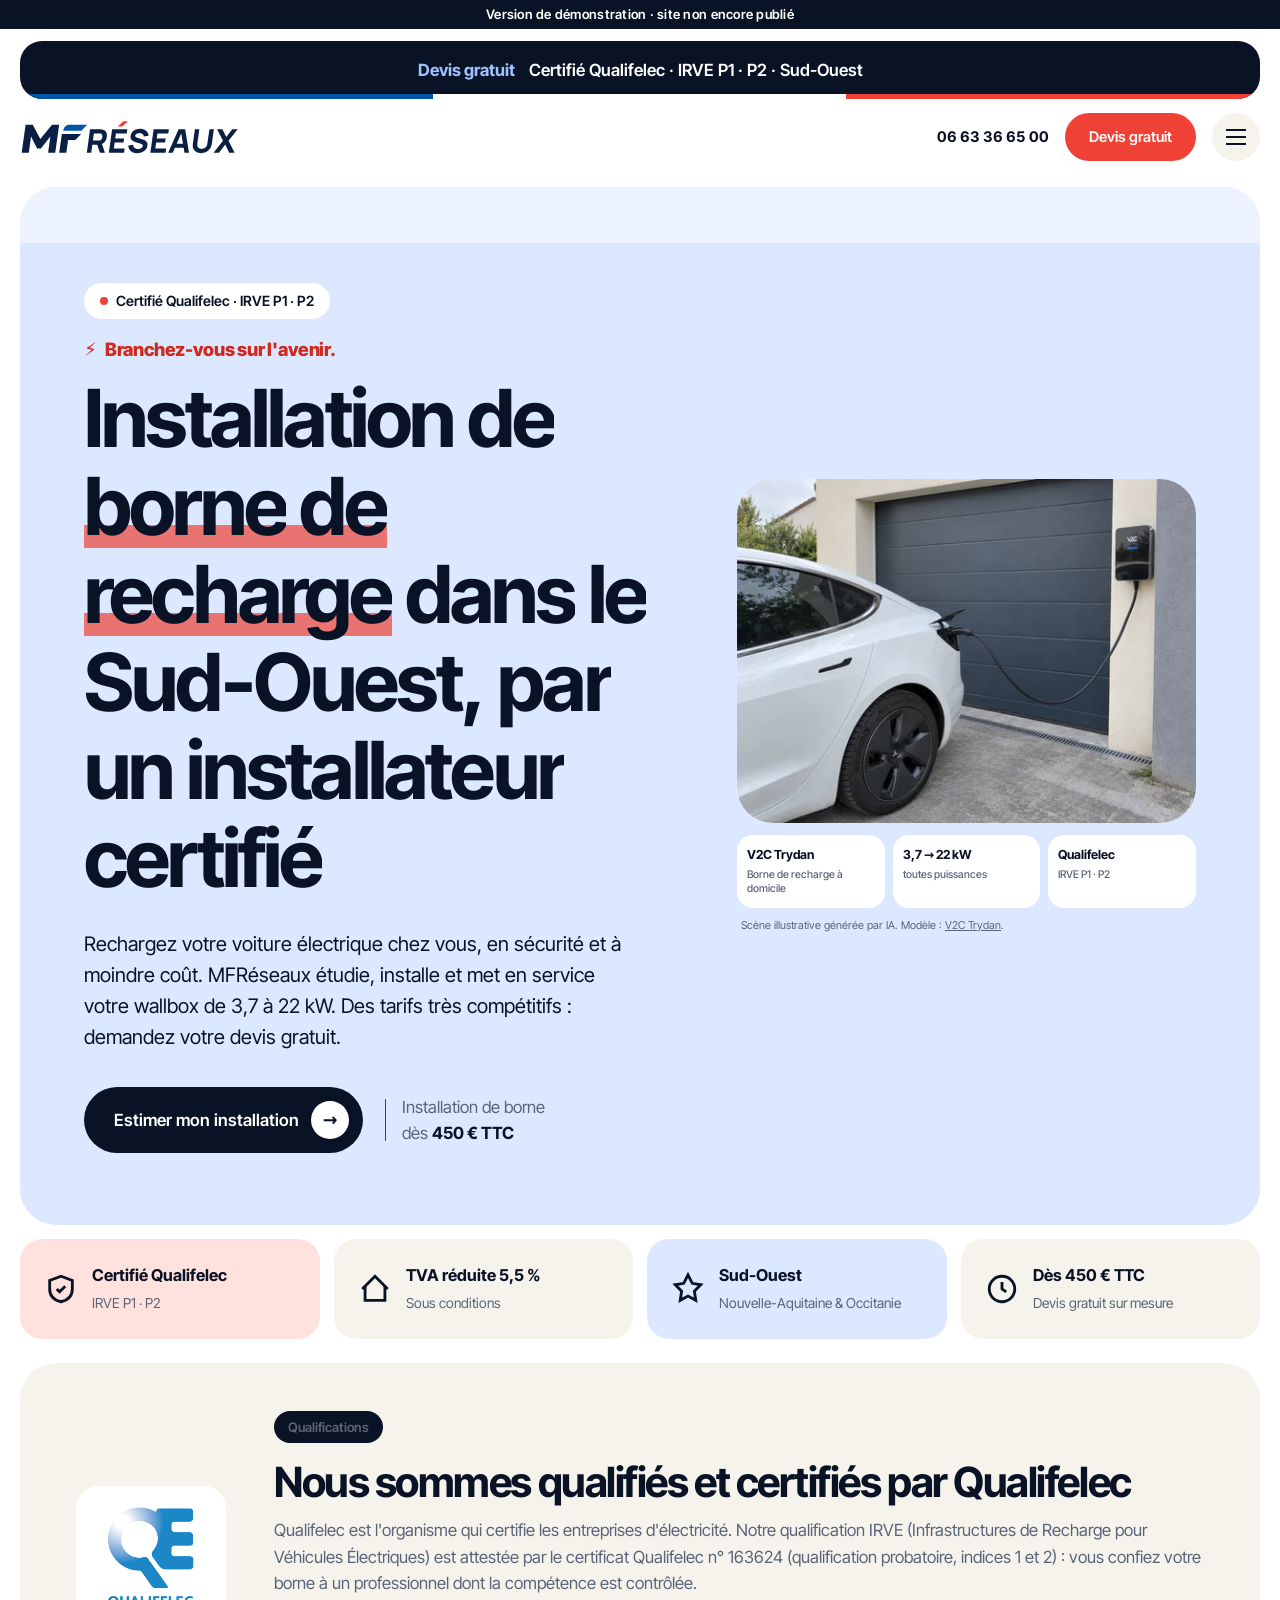
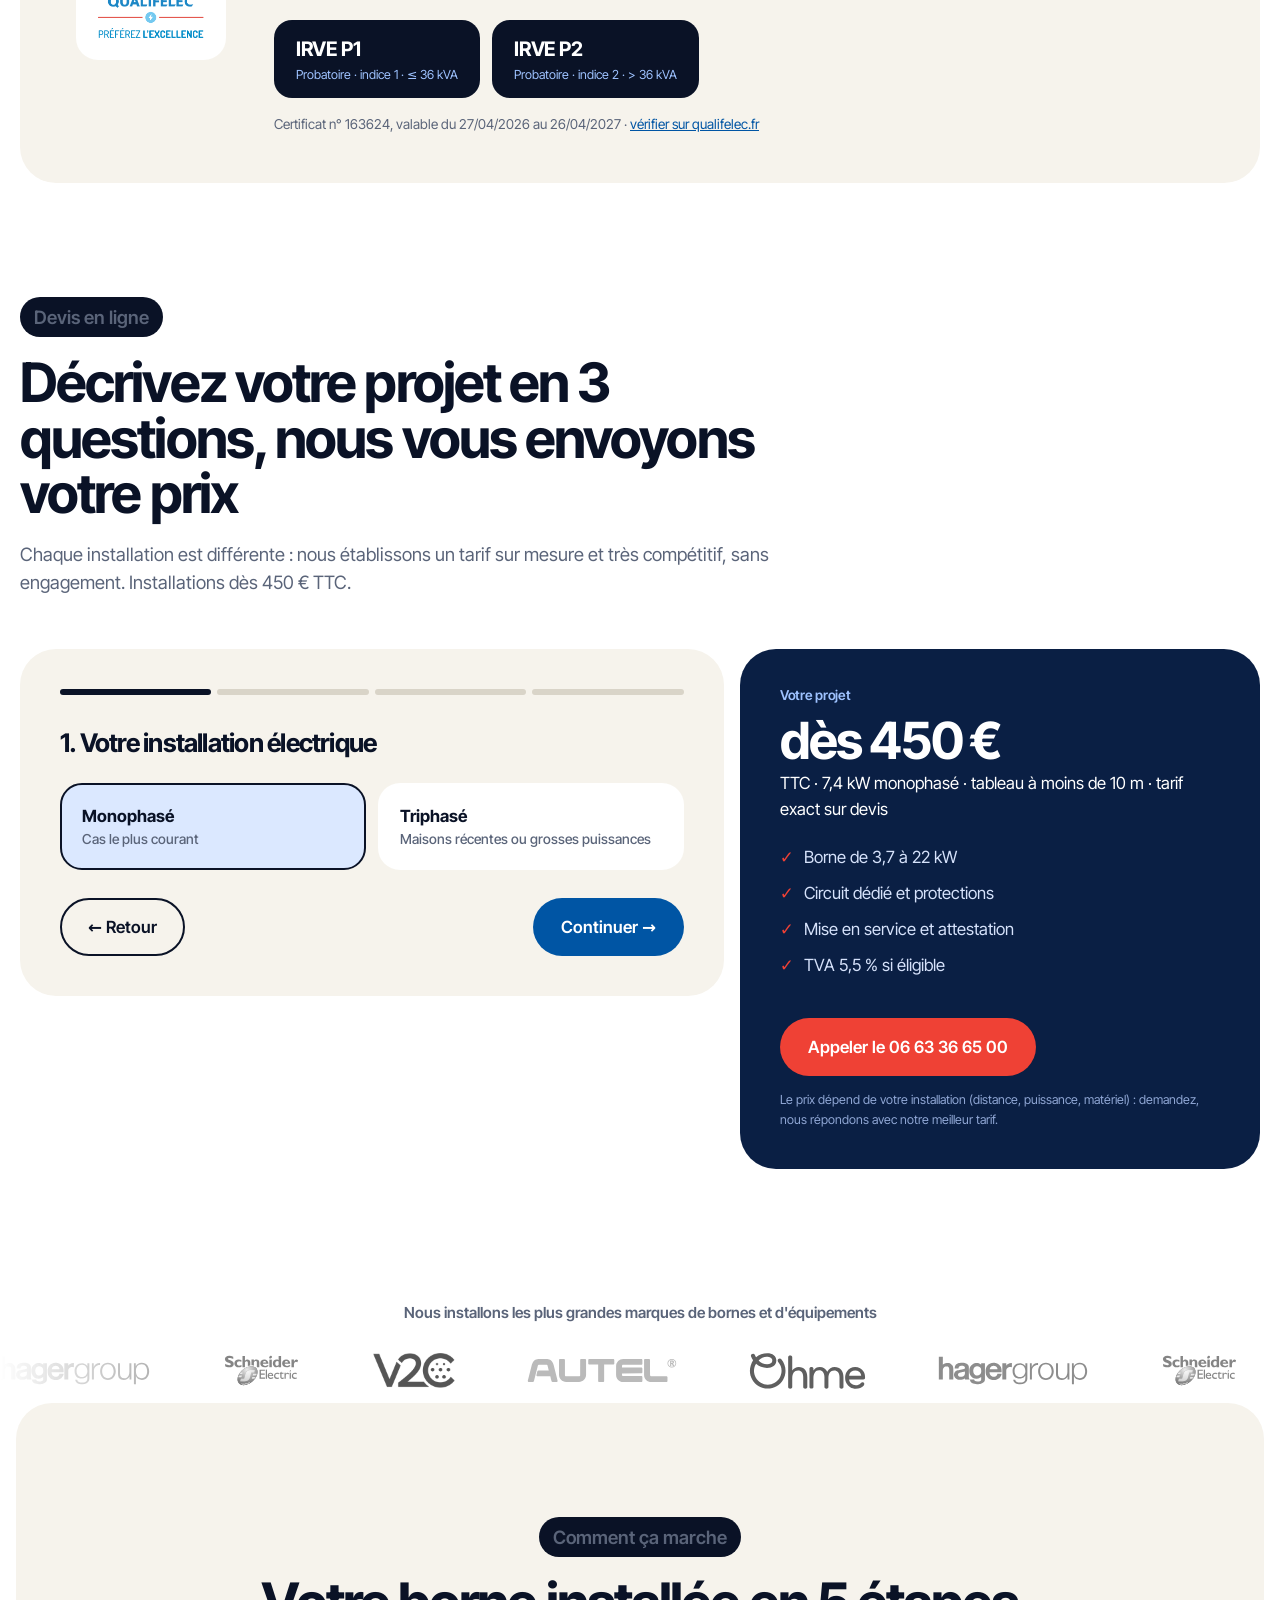
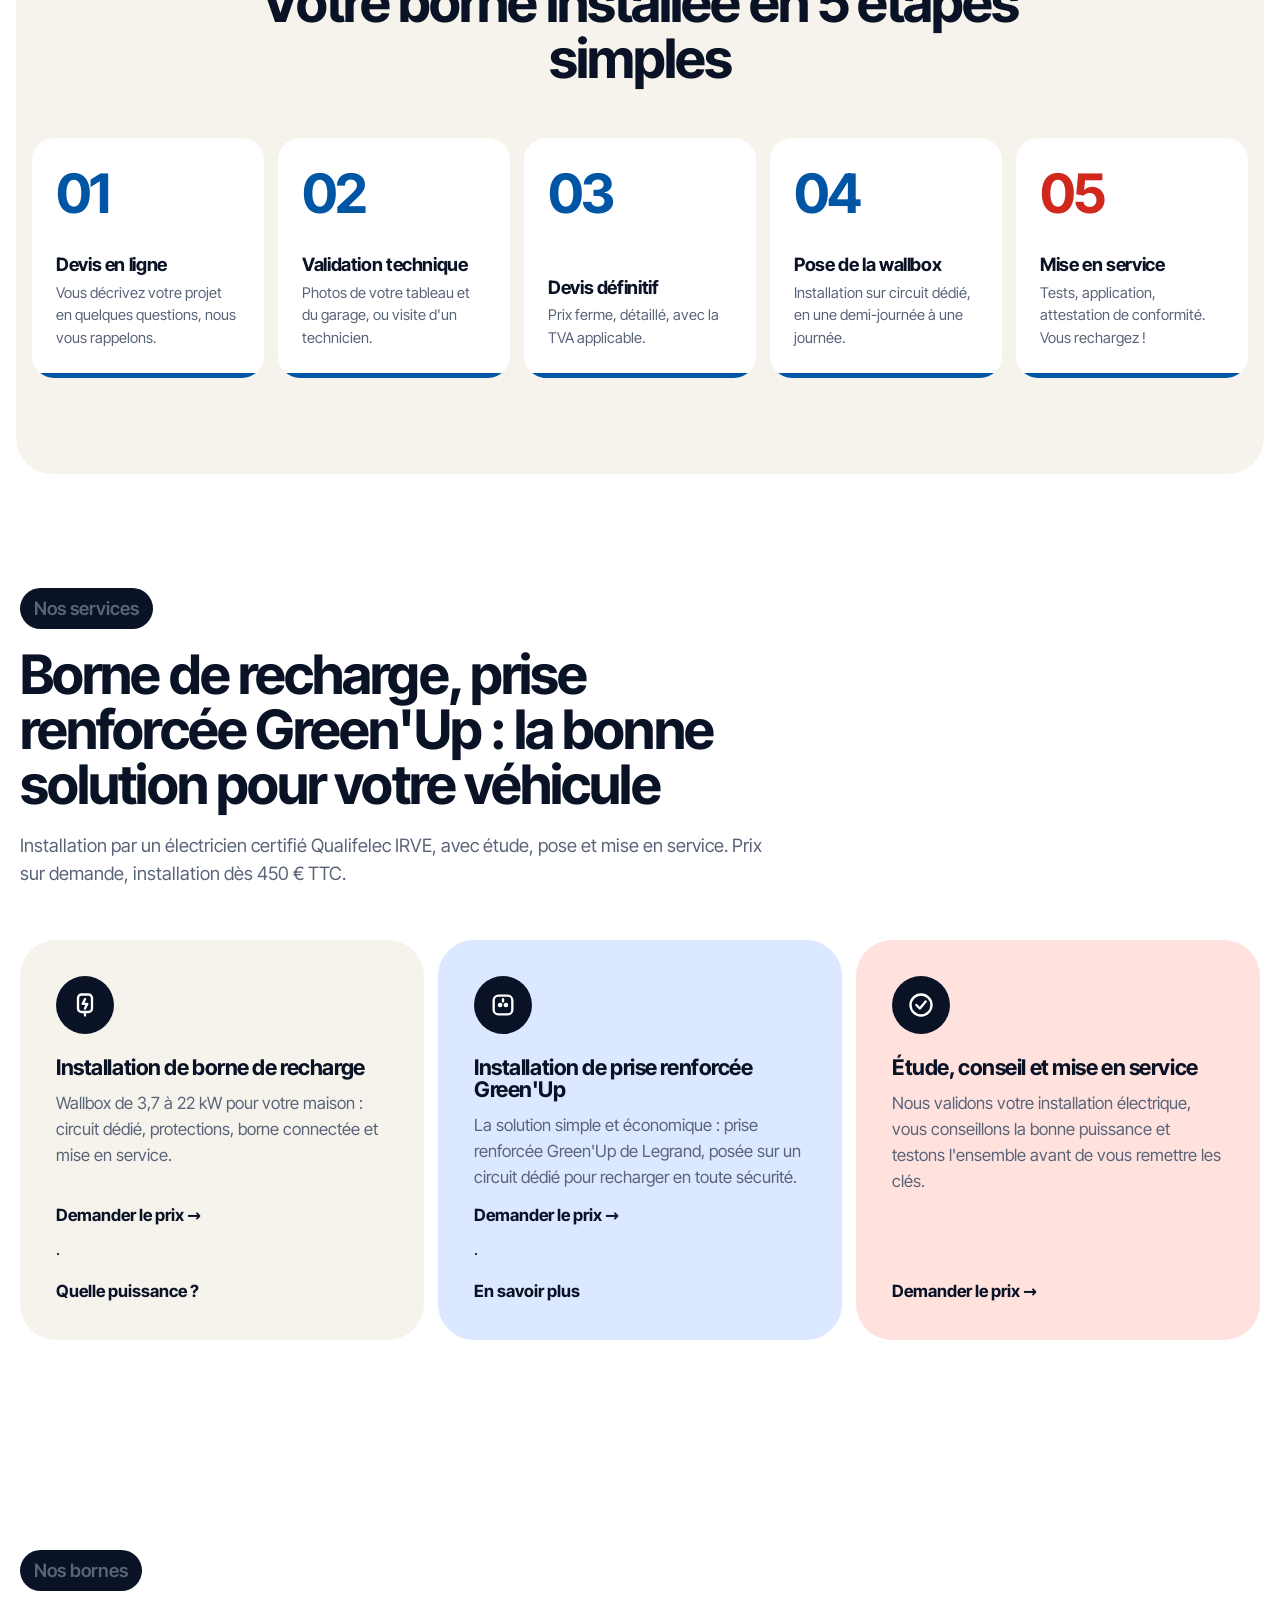
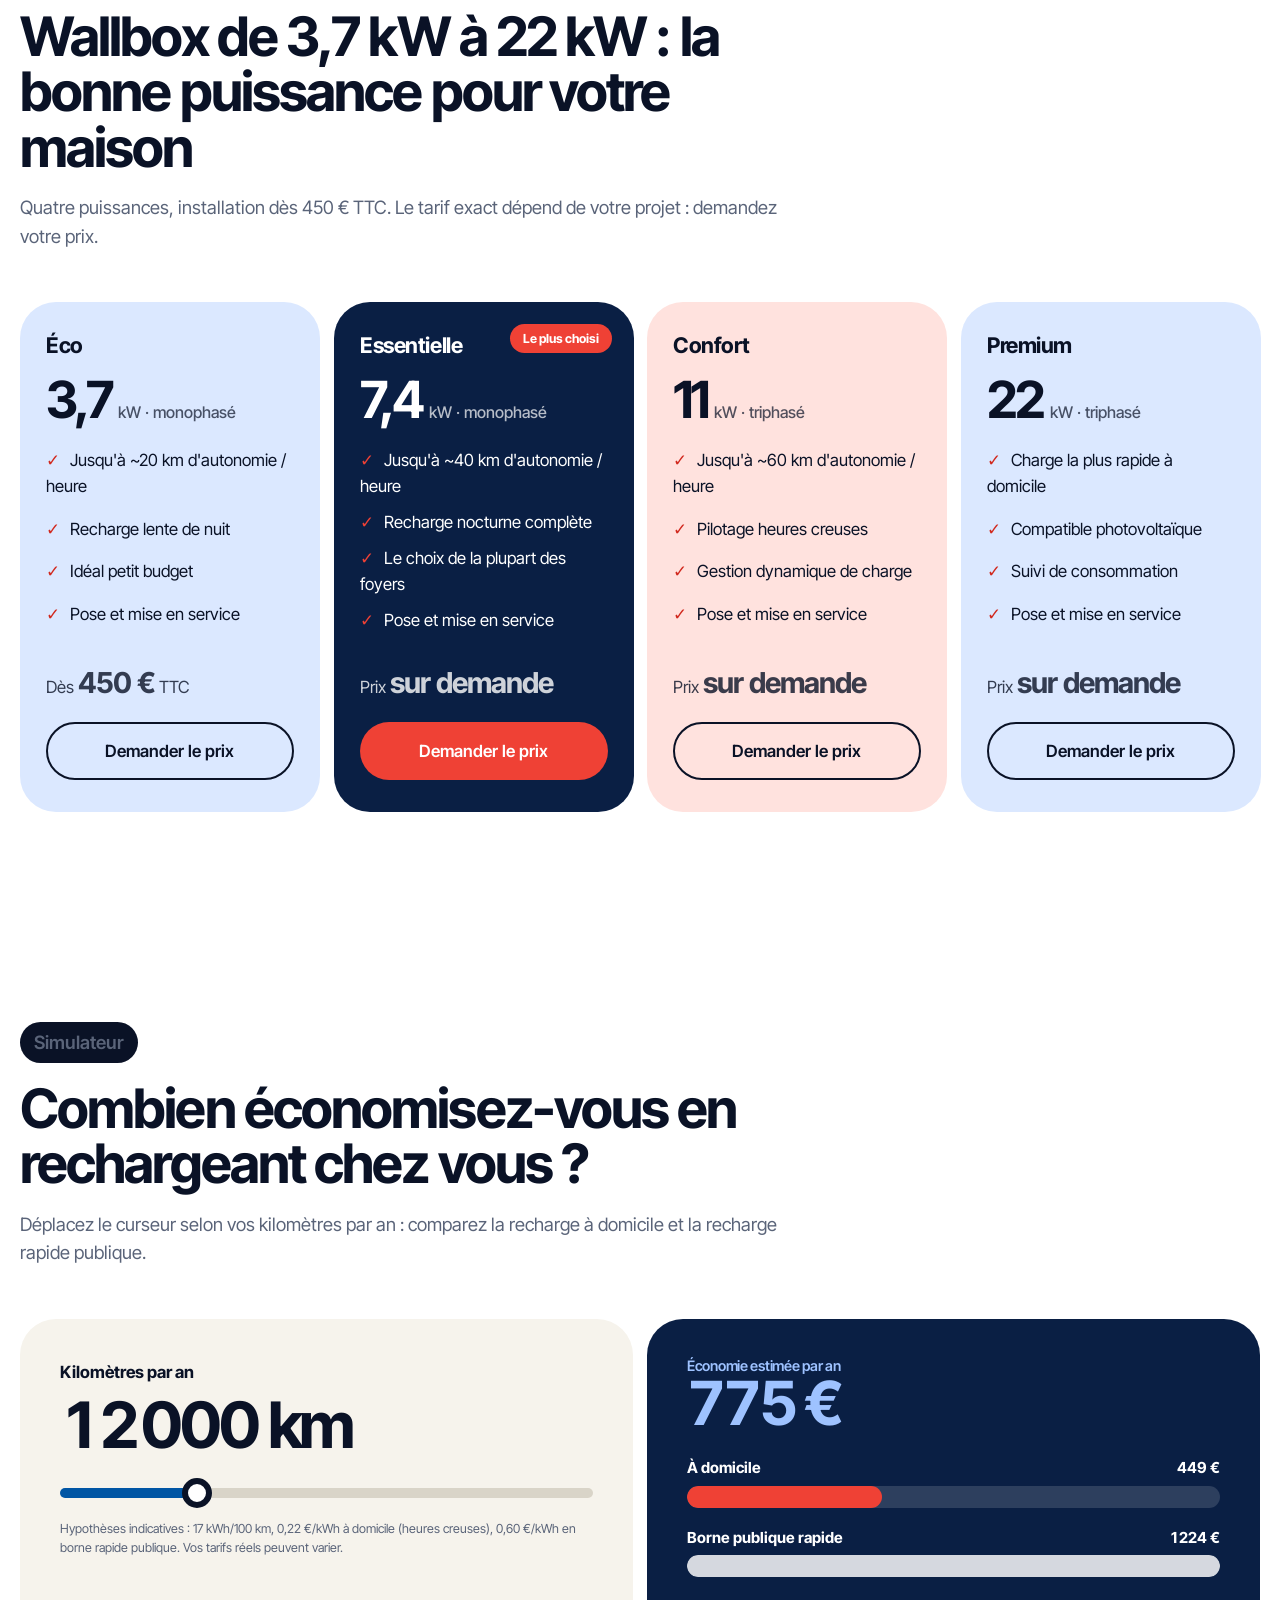
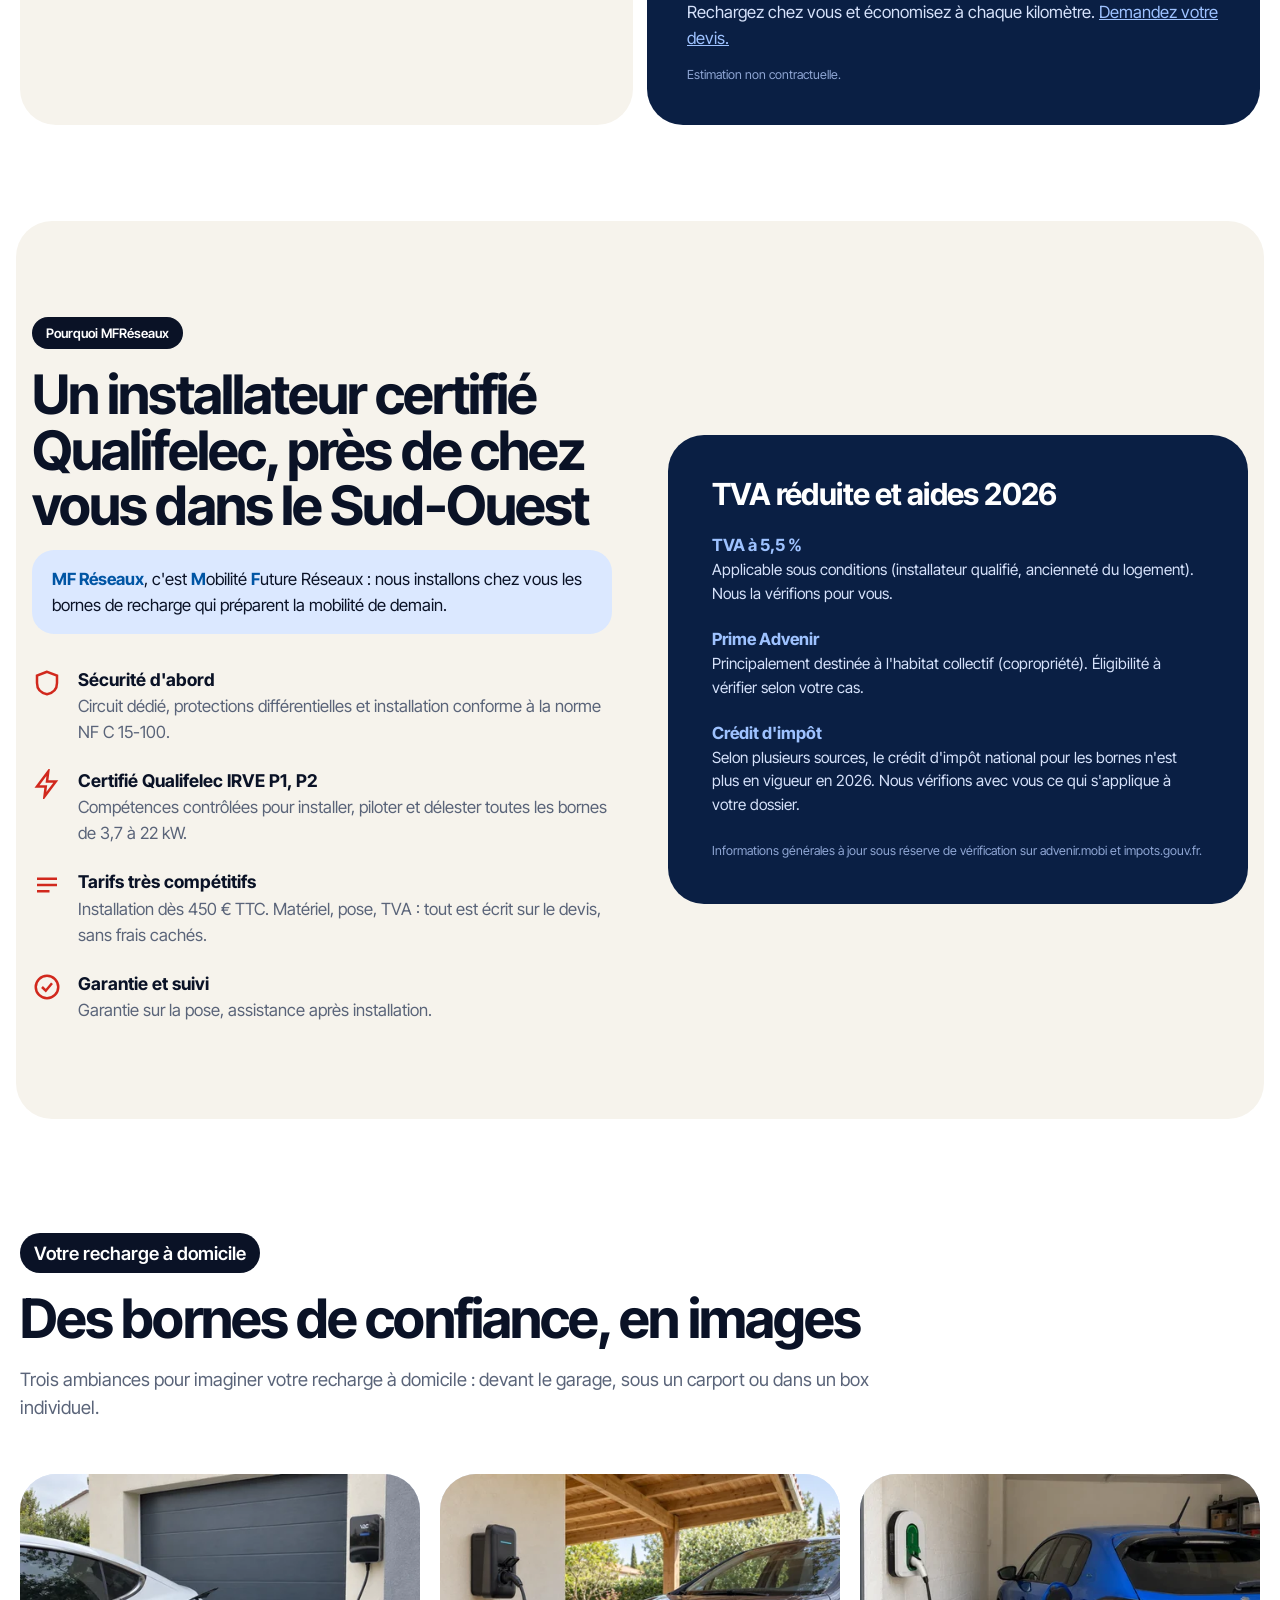
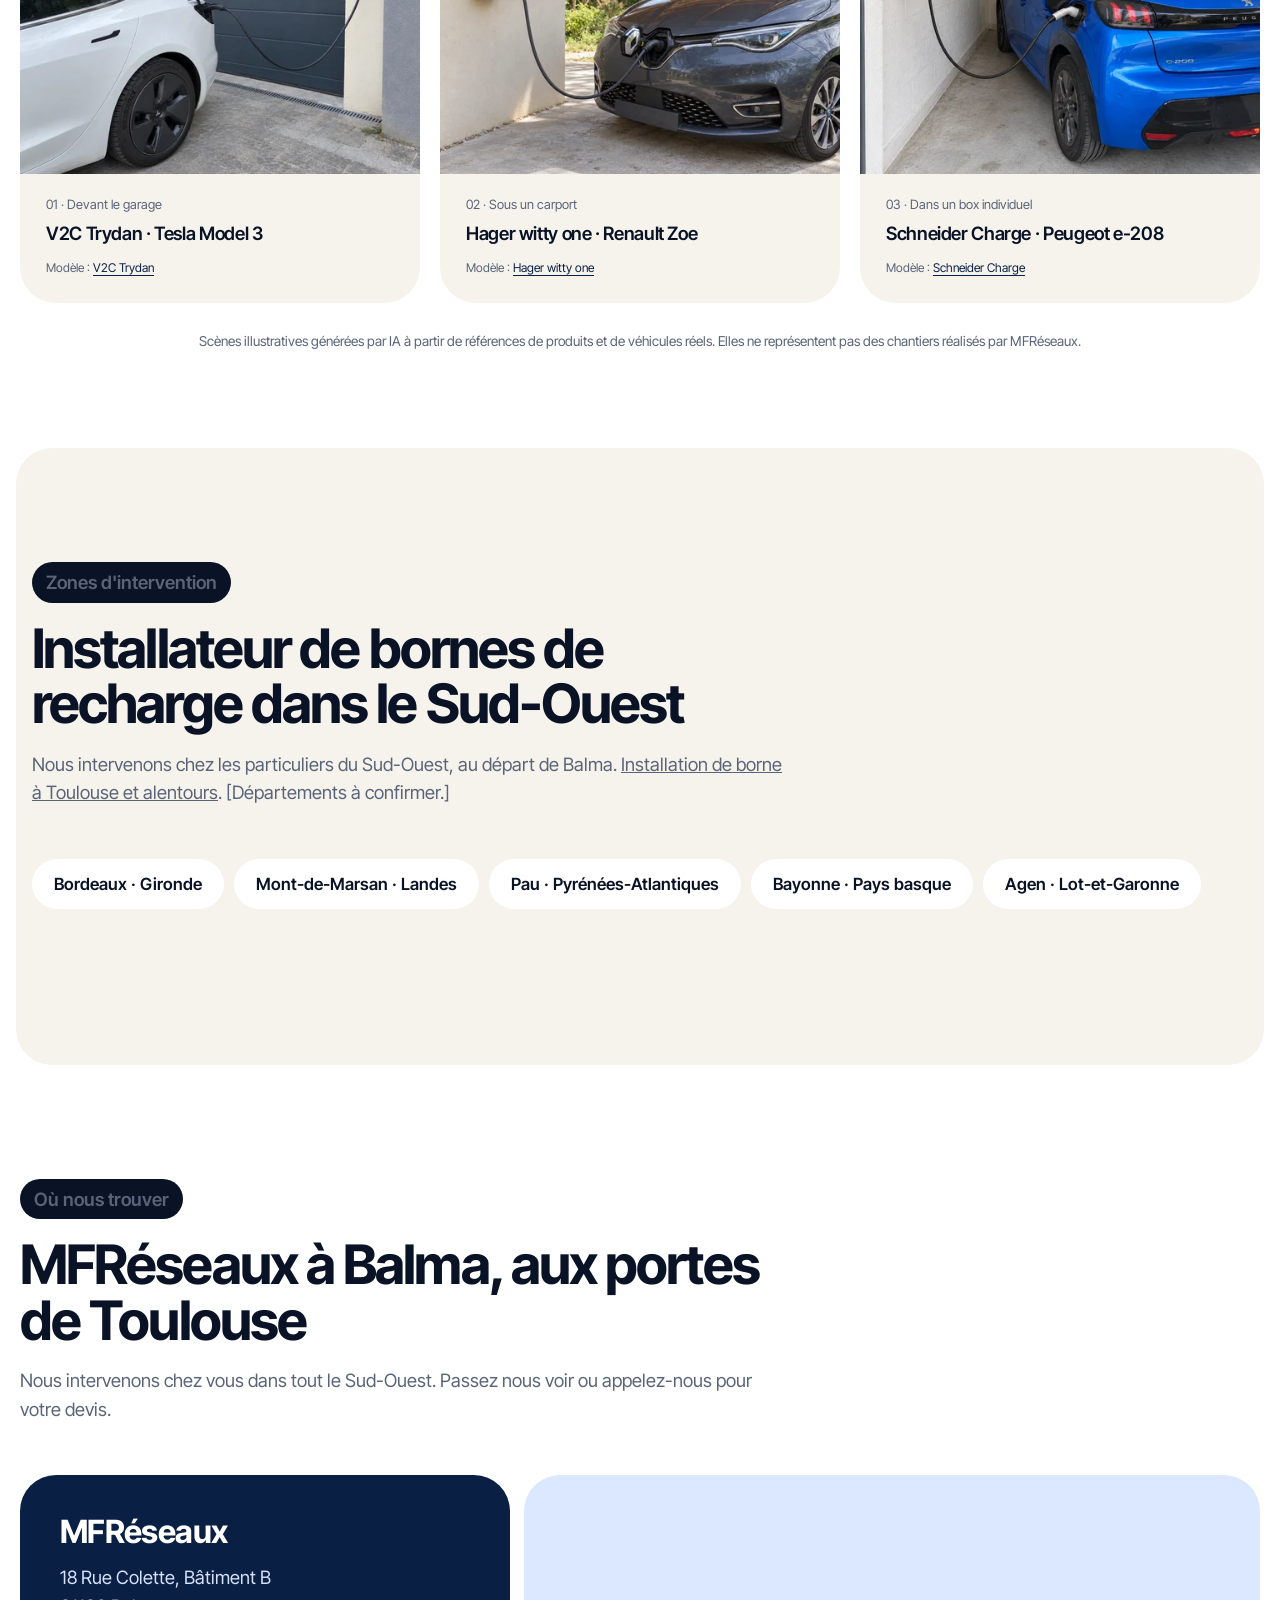
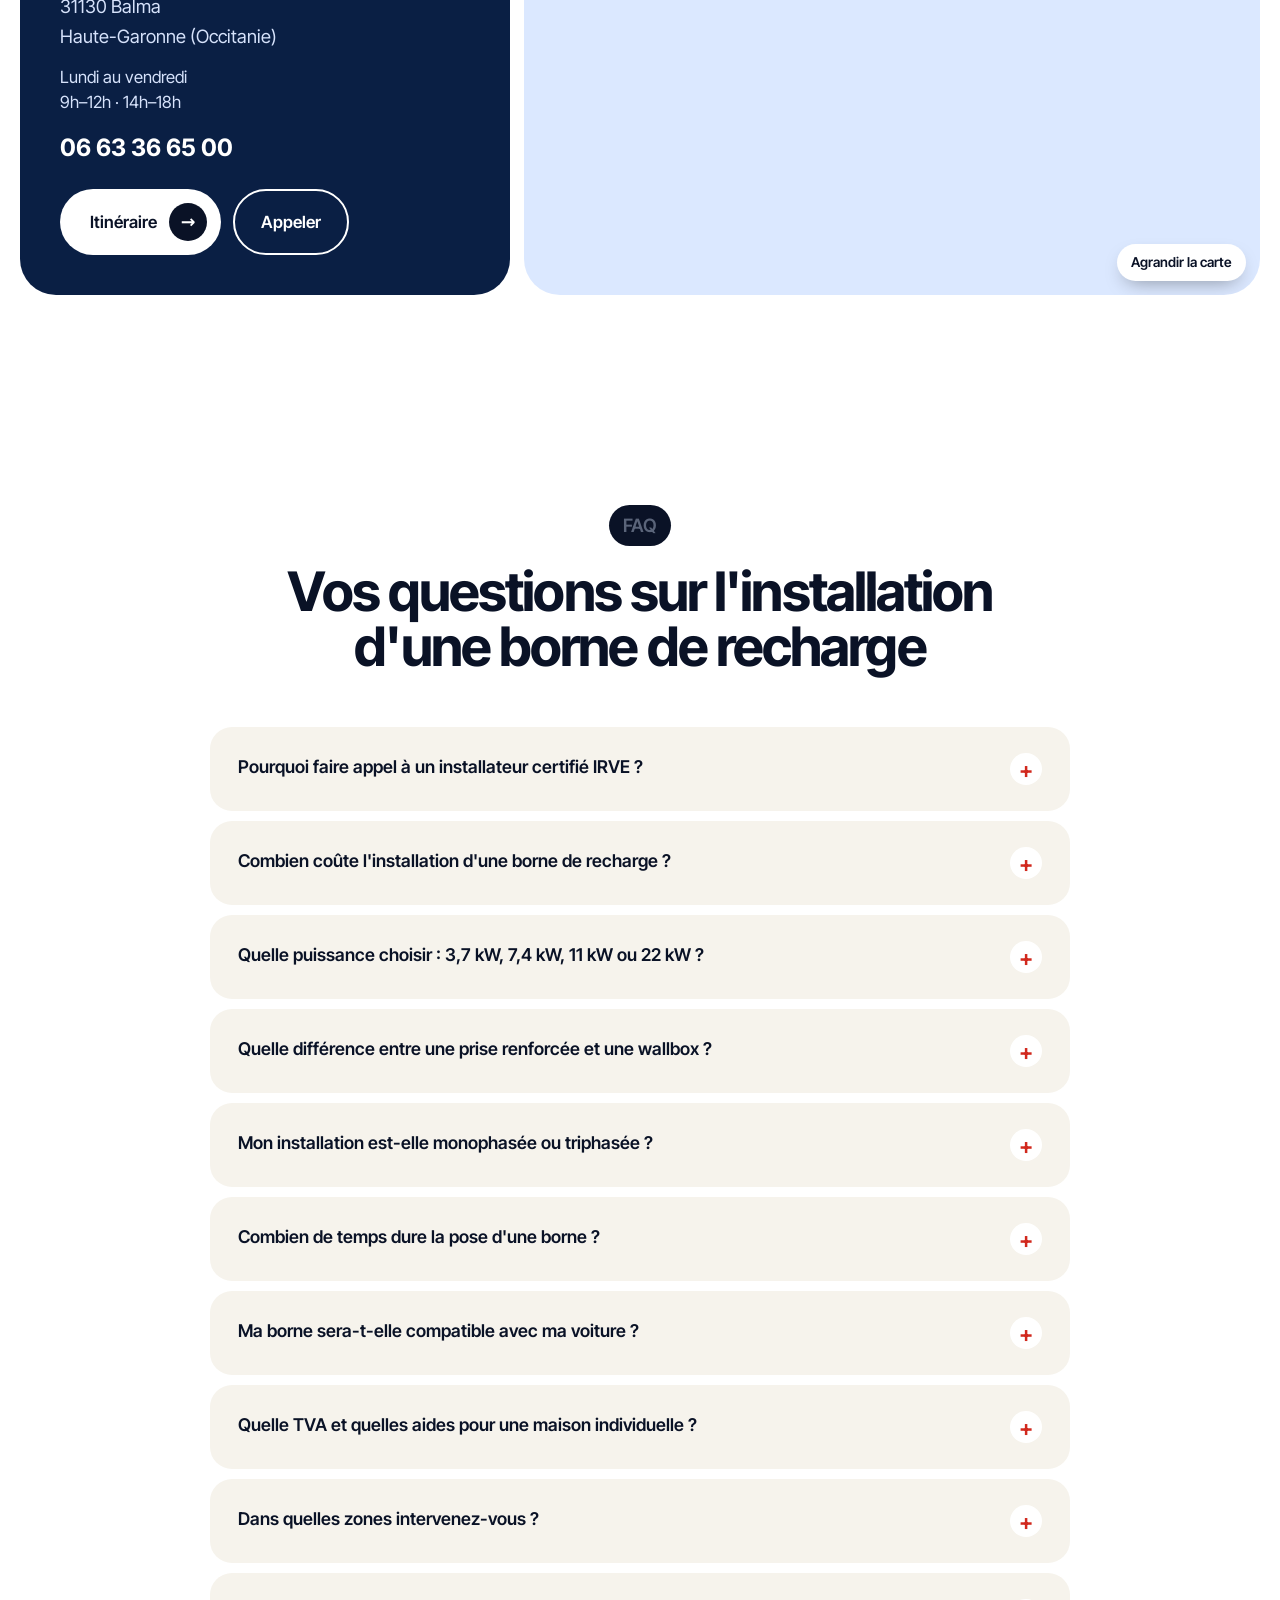
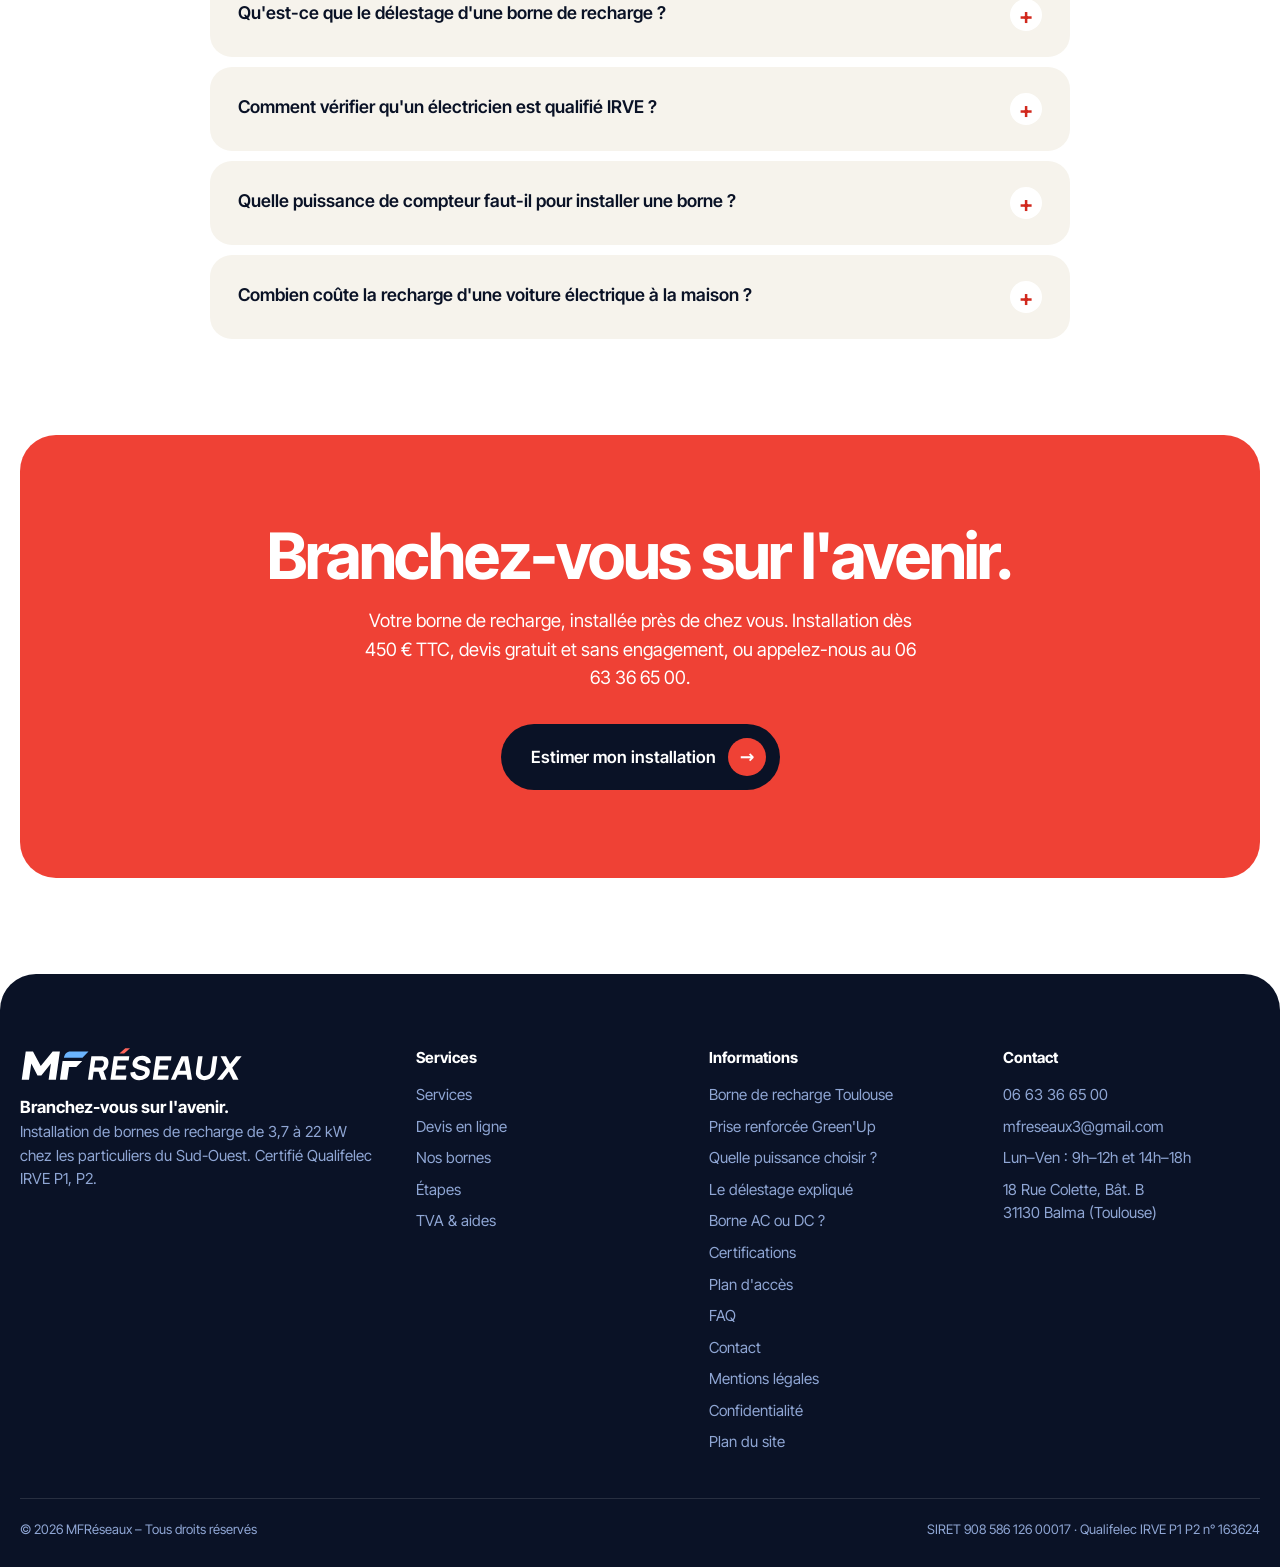
<file: index.html>
<!doctype html>
<html lang="fr">
<head>
<meta charset="utf-8">
<meta name="viewport" content="width=device-width,initial-scale=1">
<title>Installation borne de recharge Toulouse et Sud-Ouest | MFRéseaux</title>
<meta name="description" content="Installateur certifié Qualifelec IRVE (P1, P2) à Balma, près de Toulouse. Borne de recharge de 3,7 à 22 kW dans le Sud-Ouest, dès 450 € TTC. Devis gratuit.">
<meta name="robots" content="noindex,nofollow,noarchive">
<meta name="theme-color" content="#0a1f44">
<meta property="og:type" content="website">
<meta property="og:locale" content="fr_FR">
<meta property="og:site_name" content="MFRéseaux">
<meta property="og:title" content="Borne de recharge dès 450 € – Installateur certifié Qualifelec dans le Sud-Ouest">
<meta property="og:description" content="Installateur certifié Qualifelec IRVE (P1, P2) à Balma, près de Toulouse. Borne de recharge de 3,7 à 22 kW dans le Sud-Ouest, dès 450 € TTC. Devis gratuit.">
<meta property="og:image" content="https://www.mfreseaux.fr/assets/images/approved-scenes/v2c-tesla.jpg">
<meta name="twitter:card" content="summary_large_image">
<link rel="icon" href="assets/brand/mfreseaux-wordmark-v2-favicon.svg" type="image/svg+xml">
<link rel="apple-touch-icon" href="assets/brand/mfreseaux-wordmark-v2-favicon.png">
<link rel="preload" href="assets/fonts/intertight-latin.woff2" as="font" type="font/woff2" crossorigin>
<link rel="stylesheet" href="assets/fonts.css">
<link rel="stylesheet" href="assets/style.css">
<link rel="stylesheet" href="assets/motion.css">
<link rel="stylesheet" href="assets/update.css">
<link rel="stylesheet" href="assets/visuals.css">
<link rel="stylesheet" href="assets/charger-gallery.css">
<link rel="stylesheet" href="assets/approved-scenes.css">
<link rel="stylesheet" href="assets/header.css">
<script>document.documentElement.classList.add('js')</script>

<script type="application/ld+json">
{
 "@context": "https://schema.org",
 "@graph": [
  {
   "@type": [
    "Electrician",
    "LocalBusiness"
   ],
   "@id": "https://www.mfreseaux.fr/#entreprise",
   "name": "MFRéseaux",
   "url": "https://www.mfreseaux.fr/",
   "description": "Installation de bornes de recharge (wallbox) de 3,7 à 22 kW pour véhicules électriques chez les particuliers du Sud-Ouest, par un installateur certifié Qualifelec IRVE (P1, P2).",
   "telephone": "+33663366500",
   "email": "mfreseaux3@gmail.com",
   "areaServed": [
    {
     "@type": "AdministrativeArea",
     "name": "Nouvelle-Aquitaine"
    },
    {
     "@type": "AdministrativeArea",
     "name": "Occitanie"
    }
   ],
   "hasCredential": {
    "@type": "EducationalOccupationalCredential",
    "name": "Qualifelec IRVE P1, P2",
    "credentialCategory": "certification",
    "recognizedBy": {
     "@type": "Organization",
     "name": "Qualifelec",
     "url": "https://www.qualifelec.fr/"
    }
   },
   "knowsAbout": [
    "Installation de borne de recharge",
    "IRVE",
    "Wallbox",
    "Véhicule électrique"
   ],
   "address": {
    "@type": "PostalAddress",
    "streetAddress": "18 Rue Colette, Bâtiment B",
    "postalCode": "31130",
    "addressLocality": "Balma",
    "addressRegion": "Occitanie",
    "addressCountry": "FR"
   },
   "geo": {
    "@type": "GeoCoordinates",
    "latitude": 43.6219381,
    "longitude": 1.4959378
   },
   "hasMap": "https://www.openstreetmap.org/?mlat=43.6219381&mlon=1.4959378#map=15/43.6219381/1.4959378",
   "hasOfferCatalog": {
    "@type": "OfferCatalog",
    "name": "Services d'installation",
    "itemListElement": [
     {
      "@type": "Offer",
      "itemOffered": {
       "@type": "Service",
       "name": "Installation de borne de recharge 3,7 à 22 kW"
      },
      "priceSpecification": {
       "@type": "PriceSpecification",
       "minPrice": 450,
       "priceCurrency": "EUR"
      }
     },
     {
      "@type": "Offer",
      "itemOffered": {
       "@type": "Service",
       "name": "Installation de prise renforcée Green'Up"
      }
     },
     {
      "@type": "Offer",
      "itemOffered": {
       "@type": "Service",
       "name": "Étude, conseil et mise en service"
      }
     }
    ]
   },
   "openingHoursSpecification": [
    {
     "@type": "OpeningHoursSpecification",
     "dayOfWeek": [
      "Monday",
      "Tuesday",
      "Wednesday",
      "Thursday",
      "Friday"
     ],
     "opens": "09:00",
     "closes": "12:00"
    },
    {
     "@type": "OpeningHoursSpecification",
     "dayOfWeek": [
      "Monday",
      "Tuesday",
      "Wednesday",
      "Thursday",
      "Friday"
     ],
     "opens": "14:00",
     "closes": "18:00"
    }
   ],
   "slogan": "Branchez-vous sur l'avenir.",
   "alternateName": [
    "MF Réseaux",
    "Mobilité Future Réseaux"
   ]
  },
  {
   "@type": "WebSite",
   "@id": "https://www.mfreseaux.fr/#site",
   "url": "https://www.mfreseaux.fr/",
   "name": "MFRéseaux",
   "inLanguage": "fr-FR"
  },
  {
   "@type": "Service",
   "serviceType": "Installation de borne de recharge pour véhicule électrique à domicile",
   "provider": {
    "@id": "https://www.mfreseaux.fr/#entreprise"
   },
   "areaServed": [
    {
     "@type": "AdministrativeArea",
     "name": "Nouvelle-Aquitaine"
    },
    {
     "@type": "AdministrativeArea",
     "name": "Occitanie"
    }
   ],
   "audience": {
    "@type": "Audience",
    "audienceType": "Particuliers"
   },
   "offers": {
    "@type": "Offer",
    "priceCurrency": "EUR",
    "priceSpecification": {
     "@type": "PriceSpecification",
     "minPrice": 450,
     "priceCurrency": "EUR"
    }
   }
  },
  {
   "@type": "FAQPage",
   "mainEntity": [
    {
     "@type": "Question",
     "name": "Pourquoi faire appel à un installateur certifié IRVE ?",
     "acceptedAnswer": {
      "@type": "Answer",
      "text": "Au-delà de 3,7 kW, la loi impose de confier l'installation à un professionnel qualifié IRVE. MFRéseaux est certifié Qualifelec IRVE (niveaux P1 et P2) : votre installation est conforme, sécurisée et assurée, et vous conservez l'accès à la TVA réduite et aux aides dont vous pouvez bénéficier."
     }
    },
    {
     "@type": "Question",
     "name": "Combien coûte l'installation d'une borne de recharge ?",
     "acceptedAnswer": {
      "@type": "Answer",
      "text": "Nos installations démarrent à partir de 450 € TTC. Le tarif exact dépend de la puissance choisie (de 3,7 kW à 22 kW), de la distance jusqu'à votre tableau électrique, du type de pose et du matériel. Demandez votre devis gratuit : nous vous répondons avec un prix précis et détaillé."
     }
    },
    {
     "@type": "Question",
     "name": "Quelle puissance choisir : 3,7 kW, 7,4 kW, 11 kW ou 22 kW ?",
     "acceptedAnswer": {
      "@type": "Answer",
      "text": "Une borne de 3,7 kW convient à une recharge lente pendant la nuit. La 7,4 kW en monophasé est le meilleur choix pour la plupart des foyers. Les bornes de 11 kW et 22 kW demandent une installation triphasée, et beaucoup de véhicules limitent leur charge à 7,4 ou 11 kW : nous vérifions la compatibilité avec votre voiture avant de vous conseiller."
     }
    },
    {
     "@type": "Question",
     "name": "Quelle différence entre une prise renforcée et une wallbox ?",
     "acceptedAnswer": {
      "@type": "Answer",
      "text": "Une prise renforcée, comme la Green'Up de Legrand, est une solution simple et économique que nous installons aussi, sur un circuit dédié. Sa puissance reste toutefois limitée et la charge plus lente. Une wallbox est conçue pour la recharge : plus rapide, avec protections dédiées, et elle peut être connectée et pilotée (heures creuses, suivi de consommation)."
     }
    },
    {
     "@type": "Question",
     "name": "Mon installation est-elle monophasée ou triphasée ?",
     "acceptedAnswer": {
      "@type": "Answer",
      "text": "Vous pouvez le voir sur votre compteur et votre contrat d'électricité. En cas de doute, envoyez-nous une photo de votre tableau : nous vous indiquons la puissance que votre installation peut accueillir. Les puissances de 11 et 22 kW nécessitent le triphasé."
     }
    },
    {
     "@type": "Question",
     "name": "Combien de temps dure la pose d'une borne ?",
     "acceptedAnswer": {
      "@type": "Answer",
      "text": "Une installation standard se réalise en général en une demi-journée à une journée, une fois le projet validé par photos ou lors d'une visite technique. Nous testons ensuite l'ensemble et vous expliquons le fonctionnement de la borne."
     }
    },
    {
     "@type": "Question",
     "name": "Ma borne sera-t-elle compatible avec ma voiture ?",
     "acceptedAnswer": {
      "@type": "Answer",
      "text": "En Europe, les voitures électriques se rechargent en courant alternatif avec une prise de type 2, le standard des wallbox que nous installons. Ce qui change d'un véhicule à l'autre, c'est la puissance maximale acceptée par son chargeur embarqué : c'est elle qui fixe la vitesse de charge."
     }
    },
    {
     "@type": "Question",
     "name": "Quelle TVA et quelles aides pour une maison individuelle ?",
     "acceptedAnswer": {
      "@type": "Answer",
      "text": "Un taux réduit de 5,5 % peut s'appliquer sous conditions, notamment le fait que la pose soit réalisée par un installateur qualifié. Les aides évoluent d'une année à l'autre, et certaines, comme la prime Advenir, visent surtout l'habitat collectif. Nous vérifions avec vous ce qui s'applique à votre dossier."
     }
    },
    {
     "@type": "Question",
     "name": "Dans quelles zones intervenez-vous ?",
     "acceptedAnswer": {
      "@type": "Answer",
      "text": "MFRéseaux intervient dans le Sud-Ouest de la France. Indiquez votre code postal dans le formulaire ou appelez-nous au 06 63 36 65 00 : nous confirmons votre secteur d'intervention."
     }
    },
    {
     "@type": "Question",
     "name": "Qu'est-ce que le délestage d'une borne de recharge ?",
     "acceptedAnswer": {
      "@type": "Answer",
      "text": "Le délestage ajuste automatiquement la puissance de la borne en fonction de la consommation de votre logement, pour ne jamais dépasser la puissance de votre abonnement. Il évite que le disjoncteur saute quand le four, le chauffage et la voiture fonctionnent en même temps."
     }
    },
    {
     "@type": "Question",
     "name": "Comment vérifier qu'un électricien est qualifié IRVE ?",
     "acceptedAnswer": {
      "@type": "Answer",
      "text": "Demandez son attestation de qualification, avec le numéro de certificat, et vérifiez-la auprès de l'organisme certificateur. MFRéseaux est certifiée Qualifelec (IRVE P1, P2) : vous pouvez contrôler notre qualification sur le site de Qualifelec."
     }
    },
    {
     "@type": "Question",
     "name": "Quelle puissance de compteur faut-il pour installer une borne ?",
     "acceptedAnswer": {
      "@type": "Answer",
      "text": "Cela dépend de la puissance de la borne et de votre abonnement. Une borne de 3,7 ou 7,4 kW peut souvent fonctionner avec un abonnement de 9 kVA, surtout avec un délestage. Les bornes de 11 et 22 kW demandent une alimentation triphasée. Nous vérifions votre contrat et votre installation avant le devis."
     }
    },
    {
     "@type": "Question",
     "name": "Combien coûte la recharge d'une voiture électrique à la maison ?",
     "acceptedAnswer": {
      "@type": "Answer",
      "text": "Pour une consommation d'environ 17 kWh pour 100 km et un tarif de 0,22 €/kWh, comptez de l'ordre de 4 € les 100 km. Le résultat dépend de votre contrat d'électricité et des heures creuses : utilisez notre simulateur pour estimer vos économies."
     }
    }
   ]
  }
 ]
}
</script>
</head>
<body data-demo="1">
<div class="demo-ribbon" role="note">Version de démonstration · site non encore publié</div>
<a class="skip" href="#contenu">Aller au contenu</a>
<div class="progress-bar" aria-hidden="true"></div>
<div class="banner wrap"><div><span><b>Devis gratuit</b></span><span>Certifié Qualifelec · IRVE P1 · P2 · Sud-Ouest</span></div></div>

<header class="site">
 <div class="wrap">
  <a class="logo" href="index.html" aria-label="MFRéseaux – accueil">
   <img class="brand-logo" src="assets/brand/mfreseaux-wordmark-v2.svg" alt="MF Réseaux" width="944" height="154">
  </a>
  <nav class="main" id="menu" aria-label="Navigation principale">
   <ul>
    <li><a href="#services">Services</a></li>
    <li><a href="#devis">Devis en ligne</a></li>
    <li><a href="#offres">Nos bornes</a></li>
    <li><a href="#etapes">Comment ça marche</a></li>
    <li><a href="#certifications">Certifié</a></li>
    <li><a href="#aides">TVA &amp; aides</a></li>
    <li><a href="#faq">FAQ</a></li>
   </ul>
  </nav>
  <div class="head-cta">
   <a class="tel" href="tel:+33663366500">06 63 36 65 00</a>
   <a class="btn btn-red" href="#devis">Devis gratuit</a>
   <button class="burger" aria-label="Ouvrir le menu" aria-controls="menu" aria-expanded="false"><span></span><span></span><span></span></button>
  </div>
 </div>
</header>

<main id="contenu">
<section class="hero" aria-labelledby="h1">
 <div class="wrap">
  <div>
   <span class="badge">Certifié Qualifelec · IRVE P1 · P2</span>
   <p class="slogan">Branchez-vous sur l'avenir.</p>
   <h1 id="h1">Installation de <em>borne de recharge</em> dans le Sud-Ouest, par un installateur certifié</h1>
   <p class="lead">Rechargez votre voiture électrique chez vous, en sécurité et à moindre coût. MFRéseaux étudie, installe et met en service votre wallbox de 3,7 à 22 kW. Des tarifs très compétitifs : demandez votre devis gratuit.</p>
   <div class="cta-row">
    <a class="btn btn-dark" href="#devis">Estimer mon installation <span class="arr" aria-hidden="true">→</span></a>
    <p class="price-tag"><span>Installation de borne<br>dès <strong>450 € TTC</strong></span></p>
   </div>
  </div>
  <div class="hero-art scene hero-visual hero-approved">
   <picture>
    <source type="image/webp" srcset="assets/images/approved-scenes/v2c-tesla-480.webp 480w, assets/images/approved-scenes/v2c-tesla-800.webp 800w, assets/images/approved-scenes/v2c-tesla-1200.webp 1200w" sizes="(max-width:560px) calc(100vw - 88px), (max-width:980px) 560px, 480px">
    <img class="hero-photo" src="assets/images/approved-scenes/v2c-tesla.jpg" alt="V2C Trydan sur le montant d’un garage fermé, relié par un câble noir à la prise arrière gauche d’une Tesla Model 3 blanche ; scène illustrative." width="1200" height="900" fetchpriority="high" decoding="async">
   </picture>
   <div class="hero-scene-tags">
    <div class="chip c1">V2C Trydan<small>Borne de recharge à domicile</small></div>
    <div class="chip c2">3,7 → 22 kW<small>toutes puissances</small></div>
    <div class="chip c3">Qualifelec<small>IRVE P1 · P2</small></div>
   </div>
   <p class="visual-note">Scène illustrative générée par IA. Modèle : <a href="https://v2charge.com/store/product/trydan/" target="_blank" rel="noopener noreferrer">V2C Trydan</a>.</p>
  </div>
 </div>
</section>

<div class="trust"><div class="wrap">
 <ul>
  <li><svg viewBox="0 0 24 24" fill="none" stroke="currentColor" stroke-width="2" aria-hidden="true"><path d="M12 3 4 6v6c0 5 3.5 8 8 9 4.5-1 8-4 8-9V6z"/><path d="m9 12 2 2 4-4"/></svg><div><b>Certifié Qualifelec</b><span>IRVE P1 · P2</span></div></li>
  <li><svg viewBox="0 0 24 24" fill="none" stroke="currentColor" stroke-width="2" aria-hidden="true"><path d="M3 12l9-9 9 9"/><path d="M5 10v10h14V10"/></svg><div><b>TVA réduite 5,5 %</b><span>Sous conditions</span></div></li>
  <li><svg viewBox="0 0 24 24" fill="none" stroke="currentColor" stroke-width="2" aria-hidden="true"><path d="M12 2l3 6 6 1-4.500 4.500 1 6.500L12 17l-5.500 3 1-6.500L3 9l6-1z"/></svg><div><b>Sud-Ouest</b><span>Nouvelle-Aquitaine &amp; Occitanie</span></div></li>
  <li><svg viewBox="0 0 24 24" fill="none" stroke="currentColor" stroke-width="2" aria-hidden="true"><circle cx="12" cy="12" r="9"/><path d="M12 7v5l3 2"/></svg><div><b>Dès 450 € TTC</b><span>Devis gratuit sur mesure</span></div></li>
 </ul>
</div></div>


<section class="certs" id="certifications" aria-labelledby="h-cert">
 <div class="wrap certs-box">
  <img class="cert-logo" src="assets/certs/qualifelec.png" alt="Logo Qualifelec – Préférez l'excellence" width="217" height="264" loading="lazy">
  <div>
   <p class="eyebrow">Qualifications</p>
   <h2 id="h-cert">Nous sommes qualifiés et certifiés par Qualifelec</h2>
   <p>Qualifelec est l'organisme qui certifie les entreprises d'électricité. Notre qualification IRVE (Infrastructures de Recharge pour Véhicules Électriques) est attestée par le certificat Qualifelec n° 163624 (qualification probatoire, indices 1 et 2) : vous confiez votre borne à un professionnel dont la compétence est contrôlée.</p>
   <ul class="levels" aria-label="Niveaux de qualification IRVE">
    <li><b>IRVE P1</b><span>Probatoire · indice 1 · ≤ 36 kVA</span></li>
    <li><b>IRVE P2</b><span>Probatoire · indice 2 · &gt; 36 kVA</span></li>
   </ul>
   <p class="cert-note">Certificat n° 163624, valable du 27/04/2026 au 26/04/2027 · <a href="https://data.qualifelec.fr/recherche/?query=90858612600017" rel="noopener" target="_blank">vérifier sur qualifelec.fr</a></p>
  </div>
 </div>
</section>

<section id="devis" aria-labelledby="h-devis">
 <div class="wrap">
  <div class="sec-head">
   <p class="eyebrow">Devis en ligne</p>
   <h2 id="h-devis">Décrivez votre projet en 3 questions, nous vous envoyons votre prix</h2>
   <p>Chaque installation est différente : nous établissons un tarif sur mesure et très compétitif, sans engagement. Installations dès 450 € TTC.</p>
  </div>
  <div class="config">
   <div class="card">
    <div class="progress" aria-hidden="true"><i class="on"></i><i></i><i></i><i></i></div>
    <div id="cfg">
     <fieldset class="step on" data-step="1">
      <legend>1. Votre installation électrique</legend>
      <div class="opts">
       <div class="opt"><input type="radio" name="phase" id="p1" value="mono" checked><label for="p1">Monophasé<small>Cas le plus courant</small></label></div>
       <div class="opt"><input type="radio" name="phase" id="p3" value="tri"><label for="p3">Triphasé<small>Maisons récentes ou grosses puissances</small></label></div>
      </div>
     </fieldset>
     <fieldset class="step" data-step="2">
      <legend>2. Puissance de la borne</legend>
      <div class="opts">
       <div class="opt"><input type="radio" name="kw" id="k3" value="3.7"><label for="k3">3,7 kW<small>Recharge lente, monophasé</small></label></div>
       <div class="opt"><input type="radio" name="kw" id="k7" value="7.4" checked><label for="k7">7,4 kW<small>Idéal usage quotidien</small></label></div>
       <div class="opt"><input type="radio" name="kw" id="k11" value="11"><label for="k11">11 kW<small>Triphasé, charge plus rapide</small></label></div>
       <div class="opt"><input type="radio" name="kw" id="k22" value="22"><label for="k22">22 kW<small>Triphasé, véhicule compatible</small></label></div>
       <div class="opt"><input type="radio" name="kw" id="kn" value="7.4"><label for="kn">Je ne sais pas<small>On vous conseille</small></label></div>
      </div>
     </fieldset>
     <fieldset class="step" data-step="3">
      <legend>3. Distance tableau électrique → borne</legend>
      <div class="opts">
       <div class="opt"><input type="radio" name="dist" id="d1" value="0" checked><label for="d1">Moins de 10 m</label></div>
       <div class="opt"><input type="radio" name="dist" id="d2" value="150"><label for="d2">10 à 20 m</label></div>
       <div class="opt"><input type="radio" name="dist" id="d3" value="300"><label for="d3">20 à 30 m</label></div>
       <div class="opt"><input type="radio" name="dist" id="d4" value="500"><label for="d4">Plus de 30 m</label></div>
      </div>
     </fieldset>
     <fieldset class="step" data-step="4" id="rappel">
      <legend>4. Recevez votre devis gratuit</legend>
      <div class="lead" id="leadbox">
       <div class="ok" id="ok" role="status">Merci ! Nous vous rappelons sous 48 h ouvrées pour valider votre projet.</div>
       <form class="lead" id="lead" action="envoyer-demande.php" method="post" style="display:grid">
        <label>Nom et prénom<input type="text" name="nom" autocomplete="name" required></label>
        <label>Téléphone<input type="tel" name="tel" autocomplete="tel" required></label>
        <label>E-mail<input type="email" name="email" autocomplete="email" required></label>
        <label>Code postal<input type="text" name="cp" inputmode="numeric" pattern="[0-9]{5}" autocomplete="postal-code" required></label>
        <label class="check"><input type="checkbox" name="consent" value="1" required> J'accepte d'être recontacté au sujet de ma demande. Données traitées selon notre <a href="politique-de-confidentialite.html">politique de confidentialité</a>.</label>
        <div class="hp" aria-hidden="true"><label>Ne pas remplir<input type="text" name="website" tabindex="-1" autocomplete="off"></label></div>
        <p class="form-err" id="lead-err" role="alert" hidden></p>
        <button class="btn btn-red" type="submit">Recevoir mon devis gratuit</button>
       </form>
      </div>
     </fieldset>
     <div class="nav-step">
      <button type="button" class="btn btn-line" id="prev" hidden>← Retour</button>
      <button type="button" class="btn btn-blue" id="next" style="margin-left:auto">Continuer →</button>
     </div>
    </div>
   </div>
   <aside class="result" aria-live="polite">
    <h3>Votre projet</h3>
    <p class="est" id="est">dès 450 €</p>
    <p id="estsub">TTC · tarif exact sur devis gratuit</p>
    <ul>
     <li>Borne de 3,7 à 22 kW</li>
     <li>Circuit dédié et protections</li>
     <li>Mise en service et attestation</li>
     <li>TVA 5,5 % si éligible</li>
    </ul>
    <a class="btn btn-red" href="tel:+33663366500" style="margin-top:18px">Appeler le 06 63 36 65 00</a>
    <small>Le prix dépend de votre installation (distance, puissance, matériel) : demandez, nous répondons avec notre meilleur tarif.</small>
   </aside>
  </div>
 </div>
</section>

<section class="brands" aria-labelledby="h-brands">
 <p class="brands-title" id="h-brands">Nous installons les plus grandes marques de bornes et d'équipements</p>
 <div class="brands-track">
  <ul><li><img width="183" height="36" src="assets/partners/hager.svg" alt="Hager"  loading="lazy" decoding="async"></li><li><img width="79" height="36" src="assets/partners/schneider.svg" alt="Schneider Electric"  loading="lazy" decoding="async"></li><li><img width="82" height="36" src="assets/partners/v2c.png" alt="V2C"  loading="lazy" decoding="async"></li><li><img width="232" height="36" src="assets/partners/autel.svg" alt="Autel Energy"  loading="lazy" decoding="async"></li><li><img width="117" height="36" src="assets/partners/ohme.svg" alt="Ohme"  loading="lazy" decoding="async"></li></ul>
  <ul aria-hidden="true"><li><img width="183" height="36" src="assets/partners/hager.svg" alt=""  loading="lazy" decoding="async"></li><li><img width="79" height="36" src="assets/partners/schneider.svg" alt=""  loading="lazy" decoding="async"></li><li><img width="82" height="36" src="assets/partners/v2c.png" alt=""  loading="lazy" decoding="async"></li><li><img width="232" height="36" src="assets/partners/autel.svg" alt=""  loading="lazy" decoding="async"></li><li><img width="117" height="36" src="assets/partners/ohme.svg" alt=""  loading="lazy" decoding="async"></li></ul>
  <ul aria-hidden="true"><li><img width="183" height="36" src="assets/partners/hager.svg" alt=""  loading="lazy" decoding="async"></li><li><img width="79" height="36" src="assets/partners/schneider.svg" alt=""  loading="lazy" decoding="async"></li><li><img width="82" height="36" src="assets/partners/v2c.png" alt=""  loading="lazy" decoding="async"></li><li><img width="232" height="36" src="assets/partners/autel.svg" alt=""  loading="lazy" decoding="async"></li><li><img width="117" height="36" src="assets/partners/ohme.svg" alt=""  loading="lazy" decoding="async"></li></ul>
 </div>
</section>

<section class="alt" id="etapes" aria-labelledby="h-etapes">
 <div class="wrap">
  <div class="sec-head center"><p class="eyebrow">Comment ça marche</p><h2 id="h-etapes">Votre borne installée en 5 étapes simples</h2></div>
  <ol class="steps">
   <li><h3>Devis en ligne</h3><p>Vous décrivez votre projet en quelques questions, nous vous rappelons.</p></li>
   <li><h3>Validation technique</h3><p>Photos de votre tableau et du garage, ou visite d'un technicien.</p></li>
   <li><h3>Devis définitif</h3><p>Prix ferme, détaillé, avec la TVA applicable.</p></li>
   <li><h3>Pose de la wallbox</h3><p>Installation sur circuit dédié, en une demi-journée à une journée.</p></li>
   <li><h3>Mise en service</h3><p>Tests, application, attestation de conformité. Vous rechargez !</p></li>
  </ol>
 </div>
</section>

<section id="services" aria-labelledby="h-services">
 <div class="wrap">
  <div class="sec-head"><p class="eyebrow">Nos services</p><h2 id="h-services">Borne de recharge, prise renforcée Green'Up : la bonne solution pour votre véhicule</h2><p>Installation par un électricien certifié Qualifelec IRVE, avec étude, pose et mise en service. Prix sur demande, installation dès 450 € TTC.</p></div>
  <div class="services">
   <article class="service">
    <span class="svc-ico" aria-hidden="true"><svg viewBox="0 0 24 24" fill="none" stroke="currentColor" stroke-width="2" stroke-linecap="round" stroke-linejoin="round"><rect x="6" y="3" width="12" height="15" rx="3"/><path d="M12 7l-2 4h4l-2 4"/><path d="M12 18v3"/></svg></span>
    <h3>Installation de borne de recharge</h3>
    <p>Wallbox de 3,7 à 22 kW pour votre maison : circuit dédié, protections, borne connectée et mise en service.</p>
    <a href="#devis">Demander le prix →</a> · <a href="quelle-puissance-borne-recharge.html">Quelle puissance ?</a>
   </article>
   <article class="service">
    <span class="svc-ico" aria-hidden="true"><svg viewBox="0 0 24 24" fill="none" stroke="currentColor" stroke-width="2" stroke-linecap="round" stroke-linejoin="round"><rect x="4" y="4" width="16" height="16" rx="4"/><circle cx="9.5" cy="12" r="1"/><circle cx="14.5" cy="12" r="1"/><path d="M12 7v2"/></svg></span>
    <h3>Installation de prise renforcée Green'Up</h3>
    <p>La solution simple et économique : prise renforcée Green'Up de Legrand, posée sur un circuit dédié pour recharger en toute sécurité.</p>
    <a href="#devis">Demander le prix →</a> · <a href="prise-renforcee-green-up.html">En savoir plus</a>
   </article>
   <article class="service">
    <span class="svc-ico" aria-hidden="true"><svg viewBox="0 0 24 24" fill="none" stroke="currentColor" stroke-width="2" stroke-linecap="round" stroke-linejoin="round"><circle cx="12" cy="12" r="9"/><path d="m8 12 3 3 5-6"/></svg></span>
    <h3>Étude, conseil et mise en service</h3>
    <p>Nous validons votre installation électrique, vous conseillons la bonne puissance et testons l'ensemble avant de vous remettre les clés.</p>
    <a href="#devis">Demander le prix →</a>
   </article>
  </div>
 </div>
</section>

<section id="offres" aria-labelledby="h-offres">
 <div class="wrap">
  <div class="sec-head"><p class="eyebrow">Nos bornes</p><h2 id="h-offres">Wallbox de 3,7 kW à 22 kW : la bonne puissance pour votre maison</h2><p>Quatre puissances, installation dès 450 € TTC. Le tarif exact dépend de votre projet : demandez votre prix.</p></div>
  <div class="offers four">
   <article class="offer">
    <h3>Éco</h3><p class="kw">3,7 <small>kW · monophasé</small></p>
    <ul><li>Jusqu'à ~20 km d'autonomie / heure</li><li>Recharge lente de nuit</li><li>Idéal petit budget</li><li>Pose et mise en service</li></ul>
    <p class="from">Dès <b>450 €</b> TTC</p><a class="btn btn-line" href="#devis">Demander le prix</a>
   </article>
   <article class="offer pop">
    <h3>Essentielle</h3><p class="kw">7,4 <small>kW · monophasé</small></p>
    <ul><li>Jusqu'à ~40 km d'autonomie / heure</li><li>Recharge nocturne complète</li><li>Le choix de la plupart des foyers</li><li>Pose et mise en service</li></ul>
    <p class="from">Prix <b>sur demande</b></p><a class="btn btn-red" href="#devis">Demander le prix</a>
   </article>
   <article class="offer">
    <h3>Confort</h3><p class="kw">11 <small>kW · triphasé</small></p>
    <ul><li>Jusqu'à ~60 km d'autonomie / heure</li><li>Pilotage heures creuses</li><li>Gestion dynamique de charge</li><li>Pose et mise en service</li></ul>
    <p class="from">Prix <b>sur demande</b></p><a class="btn btn-line" href="#devis">Demander le prix</a>
   </article>
   <article class="offer">
    <h3>Premium</h3><p class="kw">22 <small>kW · triphasé</small></p>
    <ul><li>Charge la plus rapide à domicile</li><li>Compatible photovoltaïque</li><li>Suivi de consommation</li><li>Pose et mise en service</li></ul>
    <p class="from">Prix <b>sur demande</b></p><a class="btn btn-line" href="#devis">Demander le prix</a>
   </article>
  </div>
 </div>
</section>

<section id="economies" aria-labelledby="h-eco">
 <div class="wrap">
  <div class="sec-head"><p class="eyebrow">Simulateur</p><h2 id="h-eco">Combien économisez-vous en rechargeant chez vous ?</h2><p>Déplacez le curseur selon vos kilomètres par an : comparez la recharge à domicile et la recharge rapide publique.</p></div>
  <div class="calc">
   <div class="box ctrl">
    <label for="km"><b>Kilomètres par an</b></label>
    <output id="kmout" for="km">12 000 km</output>
    <input type="range" id="km" min="3000" max="40000" step="500" value="12000">
    <small>Hypothèses indicatives : 17 kWh/100 km, 0,22 €/kWh à domicile (heures creuses), 0,60 €/kWh en borne rapide publique. Vos tarifs réels peuvent varier.</small>
   </div>
   <div class="box save">
    <h3 style="color:var(--glow);font-size:.9rem;font-weight:600">Économie estimée par an</h3>
    <p class="big" id="eco">0 €</p>
    <div class="bars">
     <div class="bar home"><b><span>À domicile</span><span id="c-home">0 €</span></b><div><i id="b-home" style="width:0"></i></div></div>
     <div class="bar pub"><b><span>Borne publique rapide</span><span id="c-pub">0 €</span></b><div><i id="b-pub" style="width:0"></i></div></div>
    </div>
    <p id="payback" style="color:var(--on-dark)">Rechargez chez vous et économisez à chaque kilomètre. <a href="#devis" style="color:var(--glow)">Demandez votre devis.</a></p>
    <small>Estimation non contractuelle.</small>
   </div>
  </div>
 </div>
</section>

<section class="alt" aria-labelledby="h-why">
 <div class="wrap split">
  <div>
   <p class="eyebrow">Pourquoi MFRéseaux</p>
   <h2 id="h-why">Un installateur certifié Qualifelec, près de chez vous dans le Sud-Ouest</h2>
   <p class="name-note"><b>MF Réseaux</b>, c'est <b>M</b>obilité <b>F</b>uture Réseaux : nous installons chez vous les bornes de recharge qui préparent la mobilité de demain.</p>
   <ul class="feat">
    <li><svg viewBox="0 0 24 24" fill="none" stroke="currentColor" stroke-width="2" aria-hidden="true"><path d="M12 3 4 6v6c0 5 3.500 8 8 9 4.500-1 8-4 8-9V6z"/></svg><div><b>Sécurité d'abord</b><span>Circuit dédié, protections différentielles et installation conforme à la norme NF C 15-100.</span></div></li>
    <li><svg viewBox="0 0 24 24" fill="none" stroke="currentColor" stroke-width="2" aria-hidden="true"><path d="M13 2 4 14h7l-1 8 9-12h-7z"/></svg><div><b>Certifié Qualifelec IRVE P1, P2</b><span>Compétences contrôlées pour installer, piloter et délester toutes les bornes de 3,7 à 22 kW.</span></div></li>
    <li><svg viewBox="0 0 24 24" fill="none" stroke="currentColor" stroke-width="2" aria-hidden="true"><path d="M4 7h16M4 12h16M4 17h10"/></svg><div><b>Tarifs très compétitifs</b><span>Installation dès 450 € TTC. Matériel, pose, TVA : tout est écrit sur le devis, sans frais cachés.</span></div></li>
    <li><svg viewBox="0 0 24 24" fill="none" stroke="currentColor" stroke-width="2" aria-hidden="true"><circle cx="12" cy="12" r="9"/><path d="m8 12 3 3 5-6"/></svg><div><b>Garantie et suivi</b><span>Garantie sur la pose, assistance après installation.</span></div></li>
   </ul>
  </div>
  <div class="panel" id="aides">
   <h3>TVA réduite et aides 2026</h3>
   <dl>
    <div><dt>TVA à 5,5 %</dt><dd>Applicable sous conditions (installateur qualifié, ancienneté du logement). Nous la vérifions pour vous.</dd></div>
    <div><dt>Prime Advenir</dt><dd>Principalement destinée à l'habitat collectif (copropriété). Éligibilité à vérifier selon votre cas.</dd></div>
    <div><dt>Crédit d'impôt</dt><dd>Selon plusieurs sources, le crédit d'impôt national pour les bornes n'est plus en vigueur en 2026. Nous vérifions avec vous ce qui s'applique à votre dossier.</dd></div>
   </dl>
   <p class="note">Informations générales à jour sous réserve de vérification sur advenir.mobi et impots.gouv.fr.</p>
  </div>
 </div>
</section>

<section class="charger-gallery" aria-labelledby="h-real" aria-describedby="charger-gallery-note">
 <div class="wrap">
  <div class="sec-head">
   <p class="eyebrow">Votre recharge à domicile</p>
   <h2 id="h-real">Des bornes de confiance, en images</h2>
   <p>Trois ambiances pour imaginer votre recharge à domicile : devant le garage, sous un carport ou dans un box individuel.</p>
  </div>
  <div class="charger-gallery__grid">
   <figure class="installation-photo">
    <picture>
     <source type="image/webp" srcset="assets/images/approved-scenes/v2c-tesla-480.webp 480w, assets/images/approved-scenes/v2c-tesla-800.webp 800w, assets/images/approved-scenes/v2c-tesla-1200.webp 1200w" sizes="(max-width:560px) calc(100vw - 32px), (max-width:980px) calc((100vw - 52px) / 2), (max-width:1272px) calc((100vw - 72px) / 3), 400px">
     <img src="assets/images/approved-scenes/v2c-tesla.jpg" alt="V2C Trydan sur le montant d’un garage fermé, relié par un câble noir à la prise arrière gauche d’une Tesla Model 3 blanche ; scène illustrative." width="1200" height="900" loading="lazy" decoding="async">
    </picture>
    <figcaption>
     <span>01 · Devant le garage</span>
     <strong>V2C Trydan · Tesla Model 3</strong>
     <small class="photo-credit">Modèle : <a href="https://v2charge.com/store/product/trydan/" target="_blank" rel="noopener noreferrer">V2C Trydan</a></small>
    </figcaption>
   </figure>
   <figure class="installation-photo">
    <picture>
     <source type="image/webp" srcset="assets/images/approved-scenes/hager-renault-zoe-480.webp 480w, assets/images/approved-scenes/hager-renault-zoe-800.webp 800w, assets/images/approved-scenes/hager-renault-zoe-1200.webp 1200w" sizes="(max-width:560px) calc(100vw - 32px), (max-width:980px) calc((100vw - 52px) / 2), (max-width:1272px) calc((100vw - 72px) / 3), 400px">
     <img src="assets/images/approved-scenes/hager-renault-zoe.jpg" alt="Hager witty one noire sur un mur sous un carport en bois, reliée à la prise centrale du nez d’une Renault Zoe grise ; scène illustrative." width="1200" height="900" loading="lazy" decoding="async">
    </picture>
    <figcaption>
     <span>02 · Sous un carport</span>
     <strong>Hager witty one · Renault Zoe</strong>
     <small class="photo-credit">Modèle : <a href="https://hager.com/fr/catalogue/produits/xvr107stp-borne-witty-one-7kw-prise-t2s-tic-prot" target="_blank" rel="noopener noreferrer">Hager witty one</a></small>
    </figcaption>
   </figure>
   <figure class="installation-photo">
    <picture>
     <source type="image/webp" srcset="assets/images/approved-scenes/schneider-peugeot-e208-480.webp 480w, assets/images/approved-scenes/schneider-peugeot-e208-800.webp 800w, assets/images/approved-scenes/schneider-peugeot-e208-1200.webp 1200w" sizes="(max-width:560px) calc(100vw - 32px), (max-width:980px) calc((100vw - 52px) / 2), (max-width:1272px) calc((100vw - 72px) / 3), 400px">
     <img src="assets/images/approved-scenes/schneider-peugeot-e208.jpg" alt="Schneider Charge blanche et verte sur le mur d’un box, reliée à la prise arrière gauche d’une Peugeot e-208 bleue ; scène illustrative." width="1200" height="900" loading="lazy" decoding="async">
    </picture>
    <figcaption>
     <span>03 · Dans un box individuel</span>
     <strong>Schneider Charge · Peugeot e-208</strong>
     <small class="photo-credit">Modèle : <a href="https://www.se.com/fr/fr/product/EVH5A22N400F/schneider-charge-param%C3%A9trable-74-11-22kw-1p-3p-tic-16-32a-capteur-rdcdd/" target="_blank" rel="noopener noreferrer">Schneider Charge</a></small>
    </figcaption>
   </figure>
  </div>
  <p class="charger-gallery__note" id="charger-gallery-note">Scènes illustratives générées par IA à partir de références de produits et de véhicules réels. Elles ne représentent pas des chantiers réalisés par MFRéseaux.</p>
 </div>
</section>

<section class="alt" aria-labelledby="h-zone">
 <div class="wrap">
  <div class="sec-head"><p class="eyebrow">Zones d'intervention</p><h2 id="h-zone">Installateur de bornes de recharge dans le Sud-Ouest</h2><p>Nous intervenons chez les particuliers du Sud-Ouest, au départ de Balma. <a href="borne-de-recharge-toulouse.html" style="text-decoration:underline">Installation de borne à Toulouse et alentours</a>. [Départements à confirmer.]</p></div>
  <ul class="zones">
   <li><a href="#devis">Bordeaux · Gironde</a></li><li><a href="#devis">Mont-de-Marsan · Landes</a></li><li><a href="#devis">Pau · Pyrénées-Atlantiques</a></li><li><a href="#devis">Bayonne · Pays basque</a></li><li><a href="#devis">Agen · Lot-et-Garonne</a></li><li><a href="#devis">Périgueux · Dordogne</a></li><li><a href="borne-de-recharge-toulouse.html">Toulouse · Haute-Garonne</a></li><li><a href="#devis">Tarbes · Hautes-Pyrénées</a></li><li><a href="#devis">Auch · Gers</a></li><li><a href="#devis">Montauban · Tarn-et-Garonne</a></li>
  </ul>
 </div>
</section>

<section id="acces" aria-labelledby="h-acces">
 <div class="wrap">
  <div class="sec-head"><p class="eyebrow">Où nous trouver</p><h2 id="h-acces">MFRéseaux à Balma, aux portes de Toulouse</h2><p>Nous intervenons chez vous dans tout le Sud-Ouest. Passez nous voir ou appelez-nous pour votre devis.</p></div>
  <div class="mapbox">
   <div class="map-card">
    <h3>MFRéseaux</h3>
    <address>18 Rue Colette, Bâtiment B<br>31130 Balma<br>Haute-Garonne (Occitanie)</address>
    <p class="map-hours">Lundi au vendredi<br>9h–12h · 14h–18h</p>
    <p><a class="tel" href="tel:+33663366500">06 63 36 65 00</a></p>
    <div class="map-actions">
     <a class="btn btn-dark" href="https://www.google.com/maps/dir/?api=1&amp;destination=18+Rue+Colette+31130+Balma" target="_blank" rel="noopener">Itinéraire <span class="arr" aria-hidden="true">→</span></a>
     <a class="btn btn-line" href="tel:+33663366500">Appeler</a>
    </div>
   </div>
   <div class="map-frame">
    <iframe title="Carte : MFRéseaux, 18 Rue Colette, 31130 Balma" src="https://www.openstreetmap.org/export/embed.html?bbox=1.4400%2C43.6000%2C1.5500%2C43.6450&amp;layer=mapnik&amp;marker=43.6219381%2C1.4959378" loading="lazy" referrerpolicy="no-referrer-when-downgrade"></iframe>
    <a class="map-link" href="https://www.openstreetmap.org/?mlat=43.6219381&amp;mlon=1.4959378#map=16/43.6219381/1.4959378" target="_blank" rel="noopener">Agrandir la carte</a>
   </div>
  </div>
 </div>
</section>

<section id="faq" aria-labelledby="h-faq">
 <div class="wrap">
  <div class="sec-head center"><p class="eyebrow">FAQ</p><h2 id="h-faq">Vos questions sur l'installation d'une borne de recharge</h2></div>
  <div class="faq">
   <details><summary>Pourquoi faire appel à un installateur certifié IRVE ?</summary><p>Au-delà de 3,7 kW, la loi impose de confier l'installation à un professionnel qualifié IRVE. MFRéseaux est certifié Qualifelec IRVE (niveaux P1 et P2) : votre installation est conforme, sécurisée et assurée, et vous conservez l'accès à la TVA réduite et aux aides dont vous pouvez bénéficier.</p></details>
   <details><summary>Combien coûte l'installation d'une borne de recharge ?</summary><p>Nos installations démarrent à partir de 450 € TTC. Le tarif exact dépend de la puissance choisie (de 3,7 kW à 22 kW), de la distance jusqu'à votre tableau électrique, du type de pose et du matériel. Demandez votre devis gratuit : nous vous répondons avec un prix précis et détaillé.</p></details>
   <details><summary>Quelle puissance choisir : 3,7 kW, 7,4 kW, 11 kW ou 22 kW ?</summary><p>Une borne de 3,7 kW convient à une recharge lente pendant la nuit. La 7,4 kW en monophasé est le meilleur choix pour la plupart des foyers. Les bornes de 11 kW et 22 kW demandent une installation triphasée, et beaucoup de véhicules limitent leur charge à 7,4 ou 11 kW : nous vérifions la compatibilité avec votre voiture avant de vous conseiller.</p></details>
   <details><summary>Quelle différence entre une prise renforcée et une wallbox ?</summary><p>Une prise renforcée, comme la Green'Up de Legrand, est une solution simple et économique que nous installons aussi, sur un circuit dédié. Sa puissance reste toutefois limitée et la charge plus lente. Une wallbox est conçue pour la recharge : plus rapide, avec protections dédiées, et elle peut être connectée et pilotée (heures creuses, suivi de consommation).</p></details>
   <details><summary>Mon installation est-elle monophasée ou triphasée ?</summary><p>Vous pouvez le voir sur votre compteur et votre contrat d'électricité. En cas de doute, envoyez-nous une photo de votre tableau : nous vous indiquons la puissance que votre installation peut accueillir. Les puissances de 11 et 22 kW nécessitent le triphasé.</p></details>
   <details><summary>Combien de temps dure la pose d'une borne ?</summary><p>Une installation standard se réalise en général en une demi-journée à une journée, une fois le projet validé par photos ou lors d'une visite technique. Nous testons ensuite l'ensemble et vous expliquons le fonctionnement de la borne.</p></details>
   <details><summary>Ma borne sera-t-elle compatible avec ma voiture ?</summary><p>En Europe, les voitures électriques se rechargent en courant alternatif avec une prise de type 2, le standard des wallbox que nous installons. Ce qui change d'un véhicule à l'autre, c'est la puissance maximale acceptée par son chargeur embarqué : c'est elle qui fixe la vitesse de charge.</p></details>
   <details><summary>Quelle TVA et quelles aides pour une maison individuelle ?</summary><p>Un taux réduit de 5,5 % peut s'appliquer sous conditions, notamment le fait que la pose soit réalisée par un installateur qualifié. Les aides évoluent d'une année à l'autre, et certaines, comme la prime Advenir, visent surtout l'habitat collectif. Nous vérifions avec vous ce qui s'applique à votre dossier.</p></details>
   <details><summary>Dans quelles zones intervenez-vous ?</summary><p>MFRéseaux intervient dans le Sud-Ouest de la France. Indiquez votre code postal dans le formulaire ou appelez-nous au 06 63 36 65 00 : nous confirmons votre secteur d'intervention.</p></details>
   <details><summary>Qu'est-ce que le délestage d'une borne de recharge ?</summary><p>Le délestage ajuste automatiquement la puissance de la borne en fonction de la consommation de votre logement, pour ne jamais dépasser la puissance de votre abonnement. Il évite que le disjoncteur saute quand le four, le chauffage et la voiture fonctionnent en même temps.</p></details>
   <details><summary>Comment vérifier qu'un électricien est qualifié IRVE ?</summary><p>Demandez son attestation de qualification, avec le numéro de certificat, et vérifiez-la auprès de l'organisme certificateur. MFRéseaux est certifiée Qualifelec (IRVE P1, P2) : vous pouvez contrôler notre qualification sur le site de Qualifelec.</p></details>
   <details><summary>Quelle puissance de compteur faut-il pour installer une borne ?</summary><p>Cela dépend de la puissance de la borne et de votre abonnement. Une borne de 3,7 ou 7,4 kW peut souvent fonctionner avec un abonnement de 9 kVA, surtout avec un délestage. Les bornes de 11 et 22 kW demandent une alimentation triphasée. Nous vérifions votre contrat et votre installation avant le devis.</p></details>
   <details><summary>Combien coûte la recharge d'une voiture électrique à la maison ?</summary><p>Pour une consommation d'environ 17 kWh pour 100 km et un tarif de 0,22 €/kWh, comptez de l'ordre de 4 € les 100 km. Le résultat dépend de votre contrat d'électricité et des heures creuses : utilisez notre simulateur pour estimer vos économies.</p></details>
  </div>
 </div>
</section>

<div class="wrap"><div class="final">
 <h2>Branchez-vous sur l'avenir.</h2>
 <p>Votre borne de recharge, installée près de chez vous. Installation dès 450 € TTC, devis gratuit et sans engagement, ou appelez-nous au 06 63 36 65 00.</p>
 <a class="btn btn-dark" href="#devis">Estimer mon installation <span class="arr" aria-hidden="true">→</span></a>
</div></div>
</main>

<footer class="site">
 <div class="wrap">
  <div class="cols">
   <div><a class="logo" href="index.html"><img class="brand-logo" src="assets/brand/mfreseaux-wordmark-v2-inverse.svg" alt="MF Réseaux" width="944" height="154" loading="lazy"></a><p><b>Branchez-vous sur l'avenir.</b><br>Installation de bornes de recharge de 3,7 à 22 kW chez les particuliers du Sud-Ouest. Certifié Qualifelec IRVE P1, P2.</p></div>
   <div><h4>Services</h4><ul><li><a href="#services">Services</a></li><li><a href="#devis">Devis en ligne</a></li><li><a href="#offres">Nos bornes</a></li><li><a href="#etapes">Étapes</a></li><li><a href="#aides">TVA &amp; aides</a></li></ul></div>
   <div><h4>Informations</h4><ul><li><a href="borne-de-recharge-toulouse.html">Borne de recharge Toulouse</a></li><li><a href="prise-renforcee-green-up.html">Prise renforcée Green'Up</a></li><li><a href="quelle-puissance-borne-recharge.html">Quelle puissance choisir ?</a></li><li><a href="delestage-borne-de-recharge.html">Le délestage expliqué</a></li><li><a href="guide-borne-ac-dc.html">Borne AC ou DC ?</a></li><li><a href="#certifications">Certifications</a></li><li><a href="#acces">Plan d'accès</a></li><li><a href="#faq">FAQ</a></li><li><a href="contact.html">Contact</a></li><li><a href="mentions-legales.html">Mentions légales</a></li><li><a href="politique-de-confidentialite.html">Confidentialité</a></li><li><a href="plan-du-site.html">Plan du site</a></li></ul></div>
   <div><h4>Contact</h4><ul><li><a href="tel:+33663366500">06 63 36 65 00</a></li><li>mfreseaux3@gmail.com</li><li>Lun–Ven : 9h–12h et 14h–18h</li><li>18 Rue Colette, Bât. B<br>31130 Balma (Toulouse)</li></ul></div>
  </div>
  <div class="legal"><span>© 2026 MFRéseaux – Tous droits réservés</span><span>SIRET 908 586 126 00017 · Qualifelec IRVE P1 P2 n° 163624</span></div>
 </div>
</footer>
<a class="btn btn-red sticky-call" href="tel:+33663366500">Appeler le 06 63 36 65 00</a>
<script src="assets/app.js" defer></script>
</body>
</html>
</file>
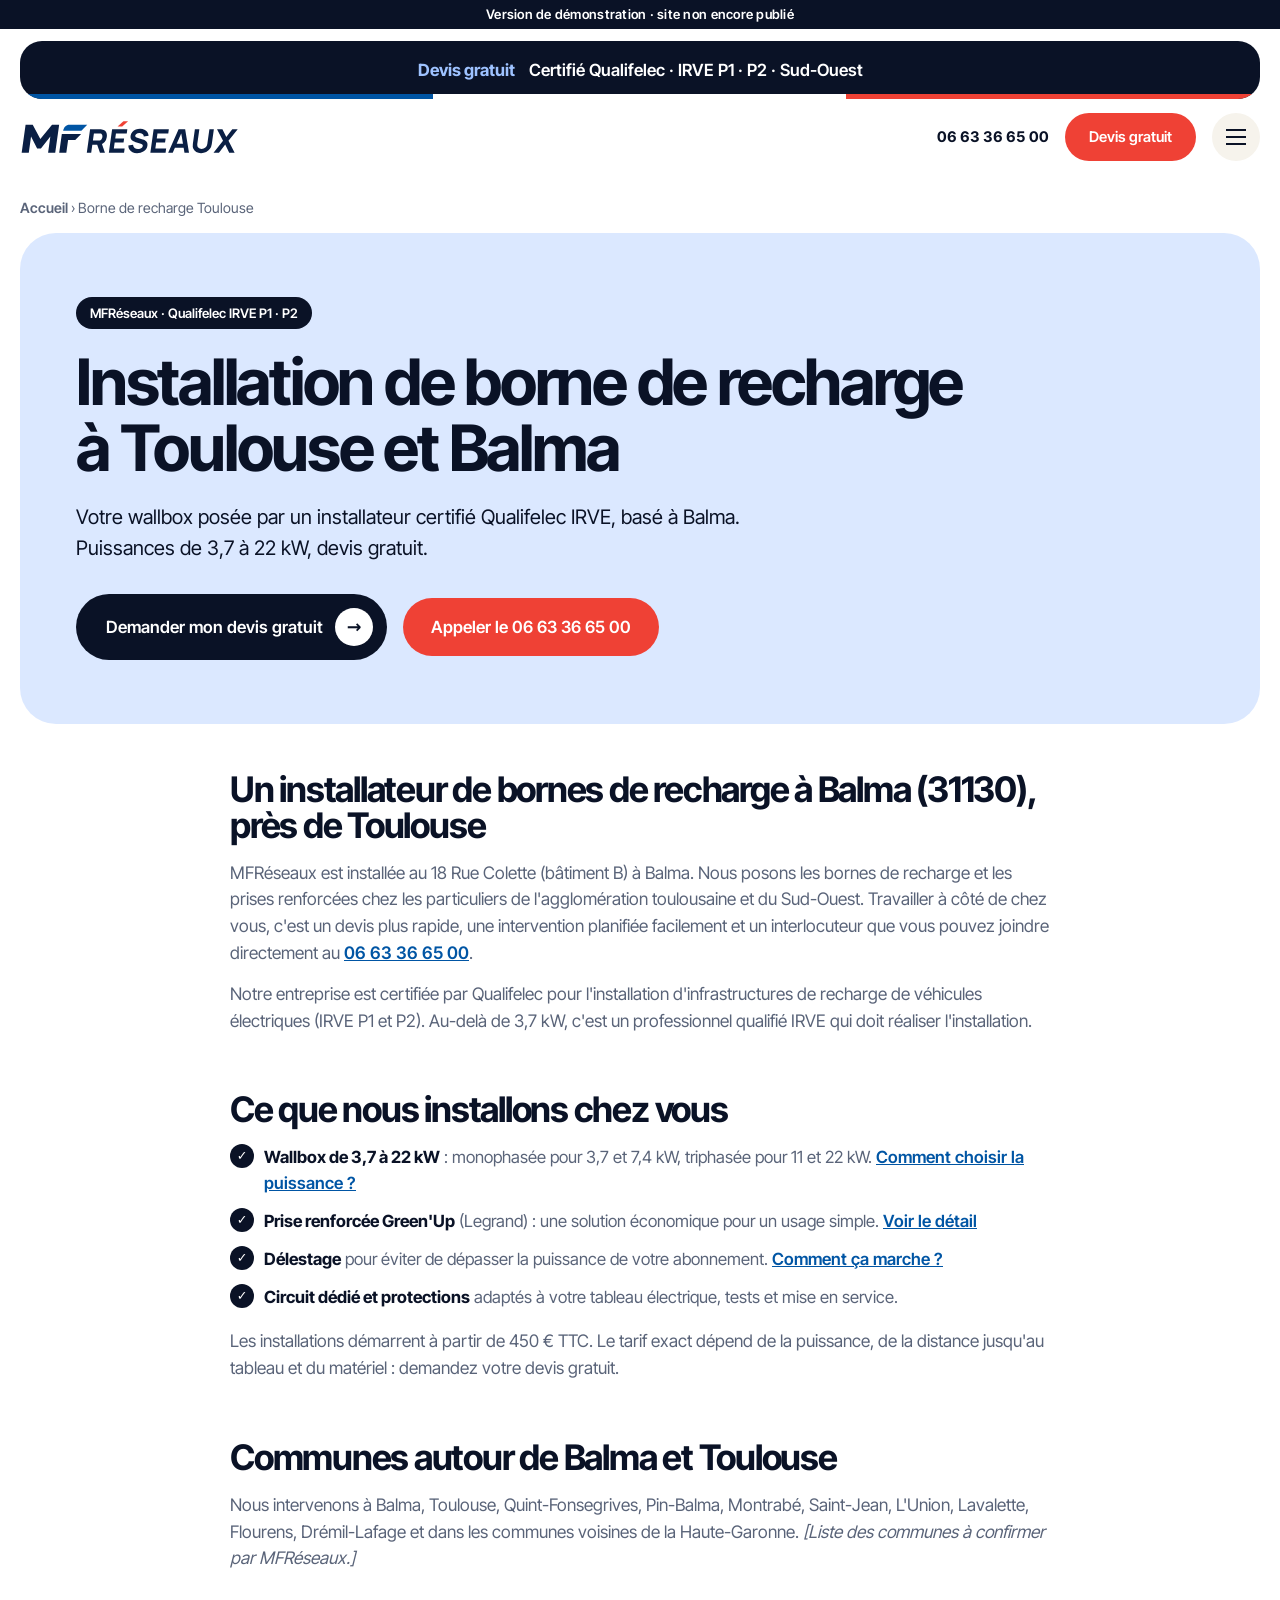
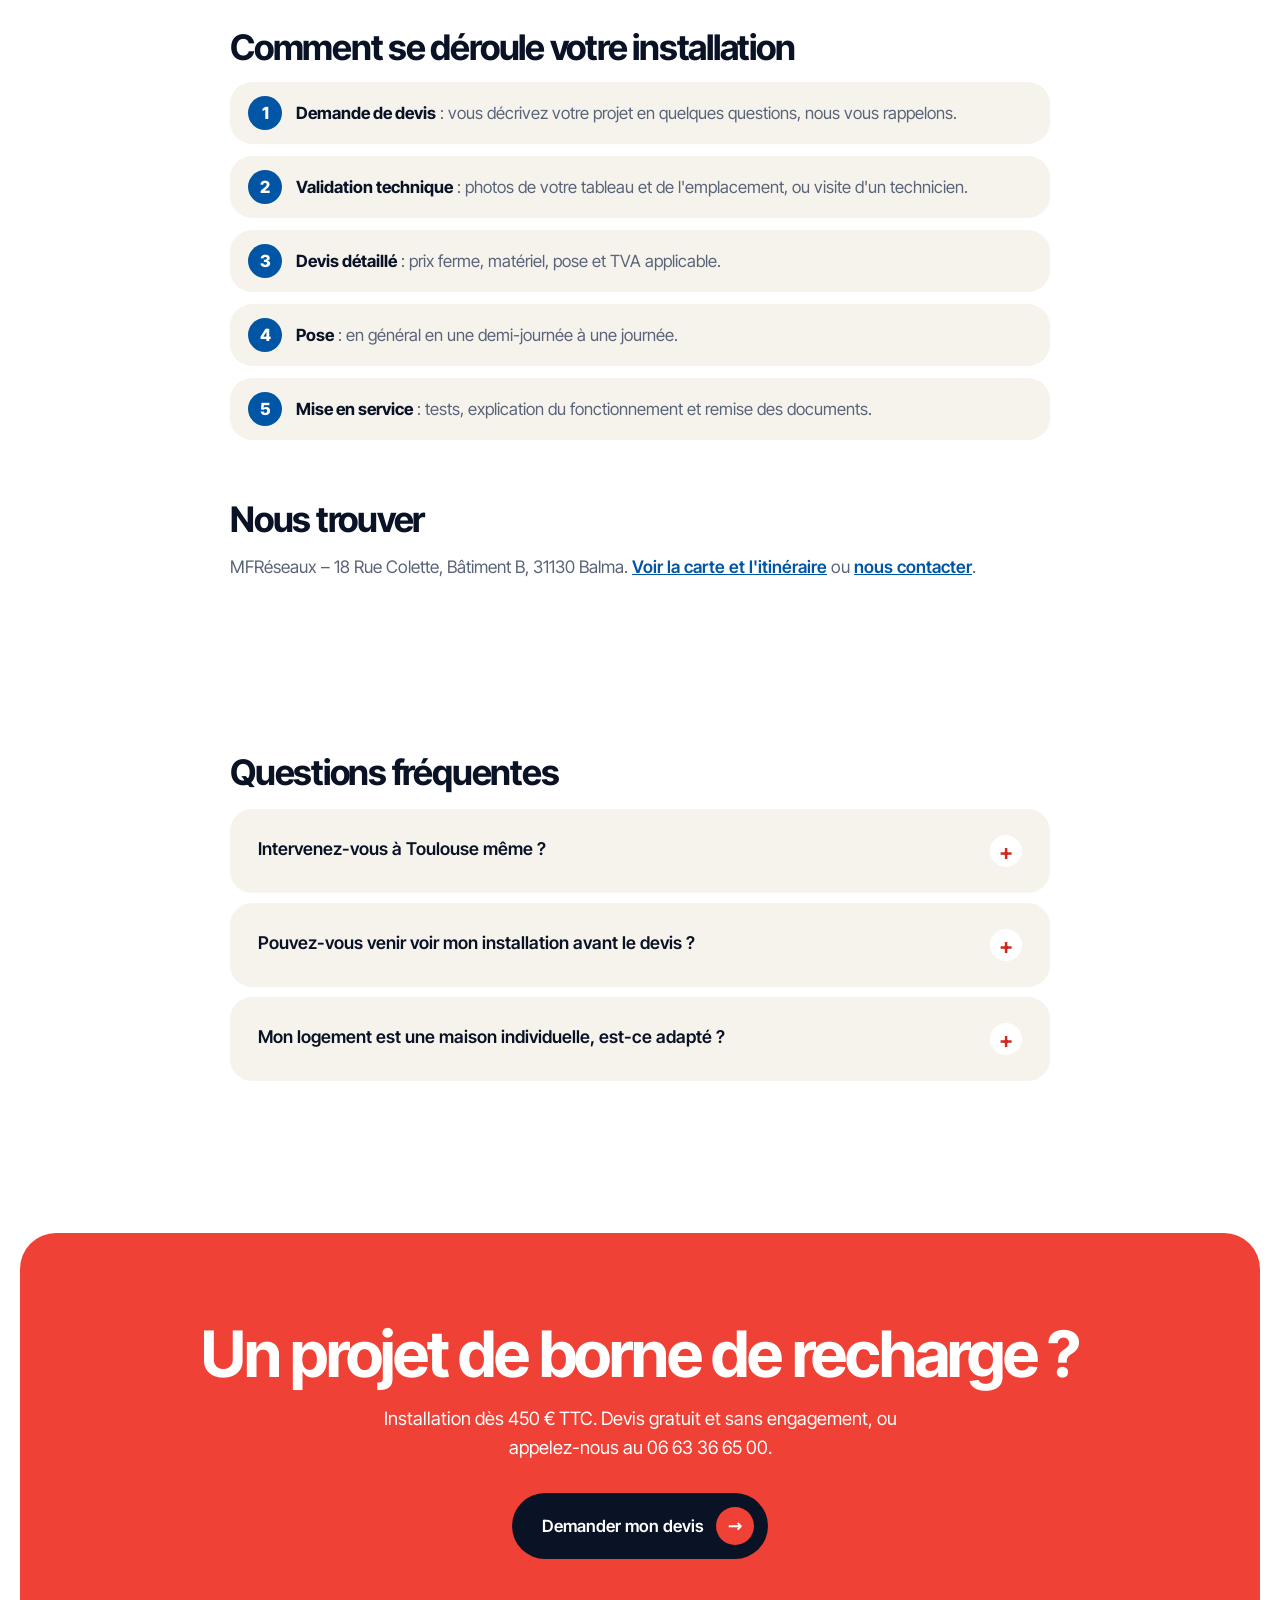
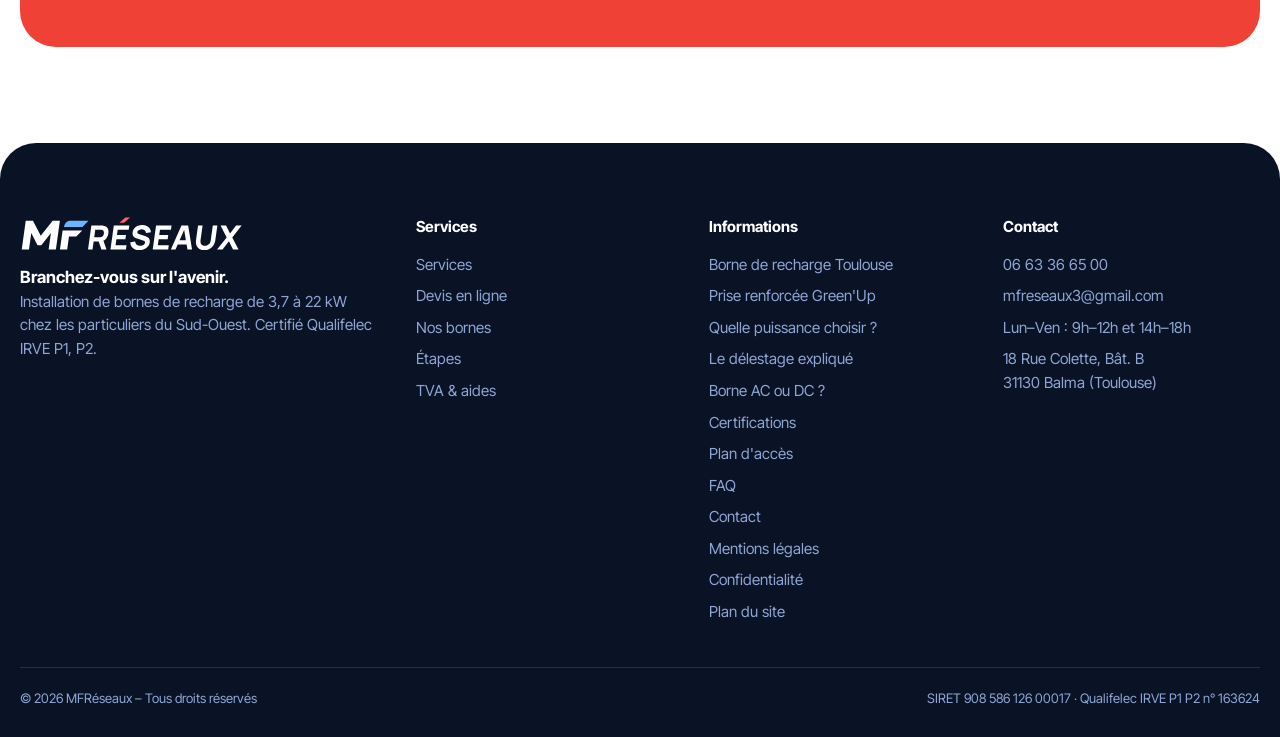
<file: borne-de-recharge-toulouse.html>
<!doctype html>
<html lang="fr">
<head>
<meta charset="utf-8">
<meta name="viewport" content="width=device-width,initial-scale=1">
<title>Installation borne de recharge Toulouse et Balma | MFRéseaux</title>
<meta name="description" content="Installateur de bornes de recharge à Toulouse et Balma, certifié Qualifelec IRVE. Wallbox de 3,7 à 22 kW, prise Green&#x27;Up. Dès 450 € TTC, devis gratuit.">
<meta name="robots" content="noindex,nofollow,noarchive">
<meta name="theme-color" content="#0a1f44">
<meta property="og:type" content="article">
<meta property="og:locale" content="fr_FR">
<meta property="og:site_name" content="MFRéseaux">
<meta property="og:title" content="Installation borne de recharge Toulouse et Balma | MFRéseaux">
<meta property="og:description" content="Installateur de bornes de recharge à Toulouse et Balma, certifié Qualifelec IRVE. Wallbox de 3,7 à 22 kW, prise Green&#x27;Up. Dès 450 € TTC, devis gratuit.">
<meta property="og:image" content="https://www.mfreseaux.fr/assets/images/v2c/og-image-v2c.jpg">
<meta name="twitter:card" content="summary_large_image">
<link rel="icon" href="assets/brand/mfreseaux-wordmark-v2-favicon.svg" type="image/svg+xml">
<link rel="preload" href="assets/fonts/intertight-latin.woff2" as="font" type="font/woff2" crossorigin>
<link rel="stylesheet" href="assets/fonts.css">
<link rel="stylesheet" href="assets/style.css">
<link rel="stylesheet" href="assets/motion.css">
<link rel="stylesheet" href="assets/update.css">
<link rel="stylesheet" href="assets/visuals.css">
<link rel="stylesheet" href="assets/charger-gallery.css">
<link rel="stylesheet" href="assets/header.css">
<link rel="stylesheet" href="assets/pages.css">
<script>document.documentElement.classList.add('js')</script>
<script type="application/ld+json">
{
 "@context": "https://schema.org",
 "@graph": [
  {
   "@type": "BreadcrumbList",
   "itemListElement": [
    {
     "@type": "ListItem",
     "position": 1,
     "name": "Accueil",
     "item": "https://www.mfreseaux.fr/"
    },
    {
     "@type": "ListItem",
     "position": 2,
     "name": "Borne de recharge Toulouse",
     "item": "https://www.mfreseaux.fr/borne-de-recharge-toulouse.html"
    }
   ]
  },
  {
   "@type": "WebPage",
   "@id": "https://www.mfreseaux.fr/borne-de-recharge-toulouse.html#page",
   "url": "https://www.mfreseaux.fr/borne-de-recharge-toulouse.html",
   "name": "Installation borne de recharge Toulouse et Balma | MFRéseaux",
   "inLanguage": "fr-FR",
   "isPartOf": {
    "@id": "https://www.mfreseaux.fr/#site"
   },
   "about": {
    "@id": "https://www.mfreseaux.fr/#entreprise"
   },
   "dateModified": "2026-10-28"
  },
  {
   "@type": "FAQPage",
   "mainEntity": [
    {
     "@type": "Question",
     "name": "Intervenez-vous à Toulouse même ?",
     "acceptedAnswer": {
      "@type": "Answer",
      "text": "Oui. Notre atelier est à Balma, aux portes de Toulouse : nous installons des bornes de recharge à Toulouse et dans les communes voisines. Indiquez votre code postal dans le formulaire et nous confirmons votre secteur."
     }
    },
    {
     "@type": "Question",
     "name": "Pouvez-vous venir voir mon installation avant le devis ?",
     "acceptedAnswer": {
      "@type": "Answer",
      "text": "Dans la plupart des cas, quelques photos de votre tableau électrique et de l'emplacement souhaité suffisent. Si votre installation est particulière, nous convenons d'une visite technique."
     }
    },
    {
     "@type": "Question",
     "name": "Mon logement est une maison individuelle, est-ce adapté ?",
     "acceptedAnswer": {
      "@type": "Answer",
      "text": "C'est notre cas le plus courant : garage, carport ou façade extérieure, une borne de 3,7 à 22 kW selon votre installation électrique et votre véhicule."
     }
    }
   ]
  }
 ]
}
</script>
</head>
<body data-demo="1">
<div class="demo-ribbon" role="note">Version de démonstration · site non encore publié</div>
<a class="skip" href="#contenu">Aller au contenu</a>
<div class="progress-bar" aria-hidden="true"></div>
<div class="banner wrap"><div><span><b>Devis gratuit</b></span><span>Certifié Qualifelec · IRVE P1 · P2 · Sud-Ouest</span></div></div>

<header class="site">
 <div class="wrap">
  <a class="logo" href="index.html" aria-label="MFRéseaux – accueil">
   <img class="brand-logo" src="assets/brand/mfreseaux-wordmark-v2.svg" alt="MF Réseaux" width="944" height="154">
  </a>
  <nav class="main" id="menu" aria-label="Navigation principale">
   <ul>
    <li><a href="index.html#services">Services</a></li>
    <li><a href="index.html#devis">Devis en ligne</a></li>
    <li><a href="index.html#offres">Nos bornes</a></li>
    <li><a href="index.html#etapes">Comment ça marche</a></li>
    <li><a href="index.html#certifications">Certifié</a></li>
    <li><a href="index.html#aides">TVA &amp; aides</a></li>
    <li><a href="index.html#faq">FAQ</a></li>
   </ul>
  </nav>
  <div class="head-cta">
   <a class="tel" href="tel:+33663366500">06 63 36 65 00</a>
   <a class="btn btn-red" href="index.html#devis">Devis gratuit</a>
   <button class="burger" aria-label="Ouvrir le menu" aria-controls="menu" aria-expanded="false"><span></span><span></span><span></span></button>
  </div>
 </div>
</header>
<main id="contenu">
<div class="wrap">
 <nav class="crumbs" aria-label="Fil d'Ariane"><a href="index.html">Accueil</a> <span aria-hidden="true">›</span> <span aria-current="page">Borne de recharge Toulouse</span></nav>
 <header class="page-hero">
  <p class="eyebrow">MFRéseaux · Qualifelec IRVE P1 · P2</p>
  <h1>Installation de borne de recharge à Toulouse et Balma</h1>
  <p class="lead">Votre wallbox posée par un installateur certifié Qualifelec IRVE, basé à Balma. Puissances de 3,7 à 22 kW, devis gratuit.</p>
  <div class="cta-row"><a class="btn btn-dark" href="index.html#devis">Demander mon devis gratuit <span class="arr" aria-hidden="true">→</span></a><a class="btn btn-red" href="tel:+33663366500">Appeler le 06 63 36 65 00</a></div>
 </header>
 <article class="art">

<section>
 <h2>Un installateur de bornes de recharge à Balma (31130), près de Toulouse</h2>
 <p>MFRéseaux est installée au 18 Rue Colette (bâtiment B) à Balma. Nous posons les bornes de recharge et les prises renforcées chez les particuliers de l'agglomération toulousaine et du Sud-Ouest. Travailler à côté de chez vous, c'est un devis plus rapide, une intervention planifiée facilement et un interlocuteur que vous pouvez joindre directement au <a href="tel:+33663366500">06 63 36 65 00</a>.</p>
 <p>Notre entreprise est certifiée par Qualifelec pour l'installation d'infrastructures de recharge de véhicules électriques (IRVE P1 et P2). Au-delà de 3,7 kW, c'est un professionnel qualifié IRVE qui doit réaliser l'installation.</p>
</section>
<section>
 <h2>Ce que nous installons chez vous</h2>
 <ul class="ticks">
  <li><b>Wallbox de 3,7 à 22 kW</b> : monophasée pour 3,7 et 7,4 kW, triphasée pour 11 et 22 kW. <a href="quelle-puissance-borne-recharge.html">Comment choisir la puissance ?</a></li>
  <li><b>Prise renforcée Green'Up</b> (Legrand) : une solution économique pour un usage simple. <a href="prise-renforcee-green-up.html">Voir le détail</a></li>
  <li><b>Délestage</b> pour éviter de dépasser la puissance de votre abonnement. <a href="delestage-borne-de-recharge.html">Comment ça marche ?</a></li>
  <li><b>Circuit dédié et protections</b> adaptés à votre tableau électrique, tests et mise en service.</li>
 </ul>
 <p>Les installations démarrent à partir de 450 € TTC. Le tarif exact dépend de la puissance, de la distance jusqu'au tableau et du matériel : demandez votre devis gratuit.</p>
</section>
<section>
 <h2>Communes autour de Balma et Toulouse</h2>
 <p>Nous intervenons à Balma, Toulouse, Quint-Fonsegrives, Pin-Balma, Montrabé, Saint-Jean, L'Union, Lavalette, Flourens, Drémil-Lafage et dans les communes voisines de la Haute-Garonne. <em>[Liste des communes à confirmer par MFRéseaux.]</em></p>
</section>
<section>
 <h2>Comment se déroule votre installation</h2>
 <ol class="stepsl">
  <li><b>Demande de devis</b> : vous décrivez votre projet en quelques questions, nous vous rappelons.</li>
  <li><b>Validation technique</b> : photos de votre tableau et de l'emplacement, ou visite d'un technicien.</li>
  <li><b>Devis détaillé</b> : prix ferme, matériel, pose et TVA applicable.</li>
  <li><b>Pose</b> : en général en une demi-journée à une journée.</li>
  <li><b>Mise en service</b> : tests, explication du fonctionnement et remise des documents.</li>
 </ol>
</section>
<section>
 <h2>Nous trouver</h2>
 <p>MFRéseaux – 18 Rue Colette, Bâtiment B, 31130 Balma. <a href="index.html#acces">Voir la carte et l'itinéraire</a> ou <a href="contact.html">nous contacter</a>.</p>
</section>
 </article>
 <section class="art-faq"><h2>Questions fréquentes</h2><div class="faq"><details><summary>Intervenez-vous à Toulouse même ?</summary><p>Oui. Notre atelier est à Balma, aux portes de Toulouse : nous installons des bornes de recharge à Toulouse et dans les communes voisines. Indiquez votre code postal dans le formulaire et nous confirmons votre secteur.</p></details><details><summary>Pouvez-vous venir voir mon installation avant le devis ?</summary><p>Dans la plupart des cas, quelques photos de votre tableau électrique et de l'emplacement souhaité suffisent. Si votre installation est particulière, nous convenons d'une visite technique.</p></details><details><summary>Mon logement est une maison individuelle, est-ce adapté ?</summary><p>C'est notre cas le plus courant : garage, carport ou façade extérieure, une borne de 3,7 à 22 kW selon votre installation électrique et votre véhicule.</p></details></div></section>
 <div class="final"><h2>Un projet de borne de recharge ?</h2><p>Installation dès 450 € TTC. Devis gratuit et sans engagement, ou appelez-nous au 06 63 36 65 00.</p><a class="btn btn-dark" href="index.html#devis">Demander mon devis <span class="arr" aria-hidden="true">→</span></a></div>
</div>
</main>
<footer class="site">
 <div class="wrap">
  <div class="cols">
   <div><a class="logo" href="index.html"><img class="brand-logo" src="assets/brand/mfreseaux-wordmark-v2-inverse.svg" alt="MF Réseaux" width="944" height="154" loading="lazy"></a><p><b>Branchez-vous sur l'avenir.</b><br>Installation de bornes de recharge de 3,7 à 22 kW chez les particuliers du Sud-Ouest. Certifié Qualifelec IRVE P1, P2.</p></div>
   <div><h4>Services</h4><ul><li><a href="index.html#services">Services</a></li><li><a href="index.html#devis">Devis en ligne</a></li><li><a href="index.html#offres">Nos bornes</a></li><li><a href="index.html#etapes">Étapes</a></li><li><a href="index.html#aides">TVA &amp; aides</a></li></ul></div>
   <div><h4>Informations</h4><ul><li><a href="borne-de-recharge-toulouse.html">Borne de recharge Toulouse</a></li><li><a href="prise-renforcee-green-up.html">Prise renforcée Green'Up</a></li><li><a href="quelle-puissance-borne-recharge.html">Quelle puissance choisir ?</a></li><li><a href="delestage-borne-de-recharge.html">Le délestage expliqué</a></li><li><a href="guide-borne-ac-dc.html">Borne AC ou DC ?</a></li><li><a href="index.html#certifications">Certifications</a></li><li><a href="index.html#acces">Plan d'accès</a></li><li><a href="index.html#faq">FAQ</a></li><li><a href="contact.html">Contact</a></li><li><a href="mentions-legales.html">Mentions légales</a></li><li><a href="politique-de-confidentialite.html">Confidentialité</a></li><li><a href="plan-du-site.html">Plan du site</a></li></ul></div>
   <div><h4>Contact</h4><ul><li><a href="tel:+33663366500">06 63 36 65 00</a></li><li>mfreseaux3@gmail.com</li><li>Lun–Ven : 9h–12h et 14h–18h</li><li>18 Rue Colette, Bât. B<br>31130 Balma (Toulouse)</li></ul></div>
  </div>
  <div class="legal"><span>© 2026 MFRéseaux – Tous droits réservés</span><span>SIRET 908 586 126 00017 · Qualifelec IRVE P1 P2 n° 163624</span></div>
 </div>
</footer>
<a class="btn btn-red sticky-call" href="tel:+33663366500">Appeler le 06 63 36 65 00</a>
<script src="assets/app.js" defer></script>
</body>
</html>
</file>
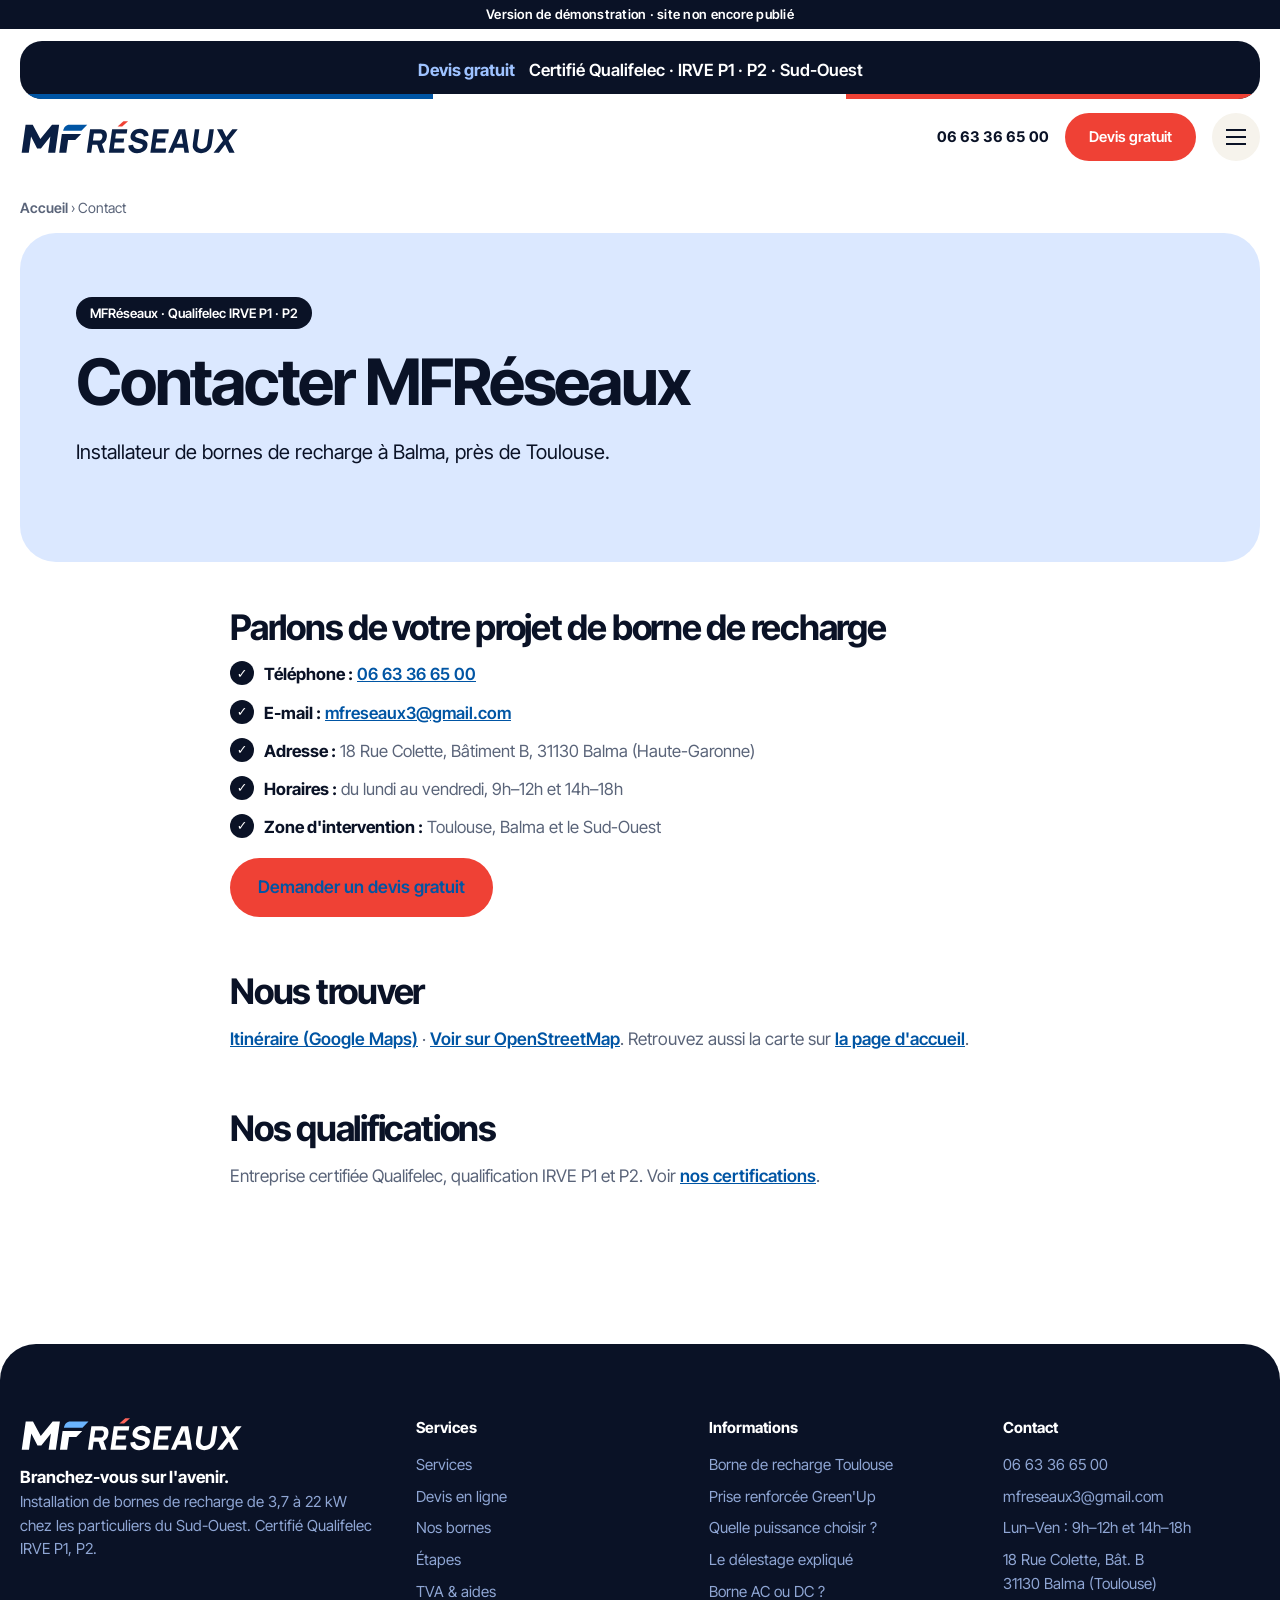
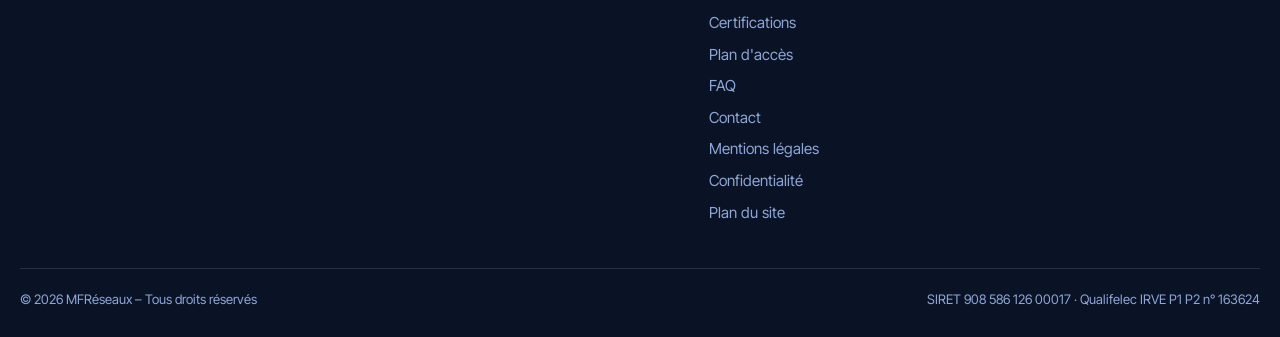
<file: contact.html>
<!doctype html>
<html lang="fr">
<head>
<meta charset="utf-8">
<meta name="viewport" content="width=device-width,initial-scale=1">
<title>Contact MFRéseaux | Installateur borne de recharge à Balma</title>
<meta name="description" content="Contactez MFRéseaux, installateur de bornes de recharge à Balma (31130), près de Toulouse : téléphone 06 63 36 65 00, adresse, itinéraire et devis gratuit.">
<meta name="robots" content="noindex,nofollow,noarchive">
<meta name="theme-color" content="#0a1f44">
<meta property="og:type" content="article">
<meta property="og:locale" content="fr_FR">
<meta property="og:site_name" content="MFRéseaux">
<meta property="og:title" content="Contact MFRéseaux | Installateur borne de recharge à Balma">
<meta property="og:description" content="Contactez MFRéseaux, installateur de bornes de recharge à Balma (31130), près de Toulouse : téléphone 06 63 36 65 00, adresse, itinéraire et devis gratuit.">
<meta property="og:image" content="https://www.mfreseaux.fr/assets/images/v2c/og-image-v2c.jpg">
<meta name="twitter:card" content="summary_large_image">
<link rel="icon" href="assets/brand/mfreseaux-wordmark-v2-favicon.svg" type="image/svg+xml">
<link rel="preload" href="assets/fonts/intertight-latin.woff2" as="font" type="font/woff2" crossorigin>
<link rel="stylesheet" href="assets/fonts.css">
<link rel="stylesheet" href="assets/style.css">
<link rel="stylesheet" href="assets/motion.css">
<link rel="stylesheet" href="assets/update.css">
<link rel="stylesheet" href="assets/visuals.css">
<link rel="stylesheet" href="assets/charger-gallery.css">
<link rel="stylesheet" href="assets/header.css">
<link rel="stylesheet" href="assets/pages.css">
<script>document.documentElement.classList.add('js')</script>
<script type="application/ld+json">
{
 "@context": "https://schema.org",
 "@graph": [
  {
   "@type": "BreadcrumbList",
   "itemListElement": [
    {
     "@type": "ListItem",
     "position": 1,
     "name": "Accueil",
     "item": "https://www.mfreseaux.fr/"
    },
    {
     "@type": "ListItem",
     "position": 2,
     "name": "Contact",
     "item": "https://www.mfreseaux.fr/contact.html"
    }
   ]
  },
  {
   "@type": "WebPage",
   "@id": "https://www.mfreseaux.fr/contact.html#page",
   "url": "https://www.mfreseaux.fr/contact.html",
   "name": "Contact MFRéseaux | Installateur borne de recharge à Balma",
   "inLanguage": "fr-FR",
   "isPartOf": {
    "@id": "https://www.mfreseaux.fr/#site"
   },
   "about": {
    "@id": "https://www.mfreseaux.fr/#entreprise"
   },
   "dateModified": "2026-10-28"
  },
  {
   "@type": "ContactPage",
   "url": "https://www.mfreseaux.fr/contact.html",
   "about": {
    "@id": "https://www.mfreseaux.fr/#entreprise"
   }
  }
 ]
}
</script>
</head>
<body data-demo="1">
<div class="demo-ribbon" role="note">Version de démonstration · site non encore publié</div>
<a class="skip" href="#contenu">Aller au contenu</a>
<div class="progress-bar" aria-hidden="true"></div>
<div class="banner wrap"><div><span><b>Devis gratuit</b></span><span>Certifié Qualifelec · IRVE P1 · P2 · Sud-Ouest</span></div></div>

<header class="site">
 <div class="wrap">
  <a class="logo" href="index.html" aria-label="MFRéseaux – accueil">
   <img class="brand-logo" src="assets/brand/mfreseaux-wordmark-v2.svg" alt="MF Réseaux" width="944" height="154">
  </a>
  <nav class="main" id="menu" aria-label="Navigation principale">
   <ul>
    <li><a href="index.html#services">Services</a></li>
    <li><a href="index.html#devis">Devis en ligne</a></li>
    <li><a href="index.html#offres">Nos bornes</a></li>
    <li><a href="index.html#etapes">Comment ça marche</a></li>
    <li><a href="index.html#certifications">Certifié</a></li>
    <li><a href="index.html#aides">TVA &amp; aides</a></li>
    <li><a href="index.html#faq">FAQ</a></li>
   </ul>
  </nav>
  <div class="head-cta">
   <a class="tel" href="tel:+33663366500">06 63 36 65 00</a>
   <a class="btn btn-red" href="index.html#devis">Devis gratuit</a>
   <button class="burger" aria-label="Ouvrir le menu" aria-controls="menu" aria-expanded="false"><span></span><span></span><span></span></button>
  </div>
 </div>
</header>
<main id="contenu">
<div class="wrap">
 <nav class="crumbs" aria-label="Fil d'Ariane"><a href="index.html">Accueil</a> <span aria-hidden="true">›</span> <span aria-current="page">Contact</span></nav>
 <header class="page-hero">
  <p class="eyebrow">MFRéseaux · Qualifelec IRVE P1 · P2</p>
  <h1>Contacter MFRéseaux</h1>
  <p class="lead">Installateur de bornes de recharge à Balma, près de Toulouse.</p>
  
 </header>
 <article class="art">

<section>
 <h2>Parlons de votre projet de borne de recharge</h2>
 <ul class="ticks">
  <li><b>Téléphone :</b> <a href="tel:+33663366500">06 63 36 65 00</a></li>
  <li><b>E-mail :</b> <a href="mailto:mfreseaux3@gmail.com">mfreseaux3@gmail.com</a></li>
  <li><b>Adresse :</b> 18 Rue Colette, Bâtiment B, 31130 Balma (Haute-Garonne)</li>
  <li><b>Horaires :</b> du lundi au vendredi, 9h–12h et 14h–18h</li>
  <li><b>Zone d'intervention :</b> Toulouse, Balma et le Sud-Ouest</li>
 </ul>
 <p><a class="btn btn-red" href="index.html#devis">Demander un devis gratuit</a></p>
</section>
<section>
 <h2>Nous trouver</h2>
 <p><a href="https://www.google.com/maps/dir/?api=1&amp;destination=18+Rue+Colette+31130+Balma" rel="noopener" target="_blank">Itinéraire (Google Maps)</a> · <a href="https://www.openstreetmap.org/?mlat=43.6219381&amp;mlon=1.4959378#map=15/43.6219381/1.4959378" rel="noopener" target="_blank">Voir sur OpenStreetMap</a>. Retrouvez aussi la carte sur <a href="index.html#acces">la page d'accueil</a>.</p>
</section>
<section>
 <h2>Nos qualifications</h2>
 <p>Entreprise certifiée Qualifelec, qualification IRVE P1 et P2. Voir <a href="index.html#certifications">nos certifications</a>.</p>
</section>
 </article>
 
 
</div>
</main>
<footer class="site">
 <div class="wrap">
  <div class="cols">
   <div><a class="logo" href="index.html"><img class="brand-logo" src="assets/brand/mfreseaux-wordmark-v2-inverse.svg" alt="MF Réseaux" width="944" height="154" loading="lazy"></a><p><b>Branchez-vous sur l'avenir.</b><br>Installation de bornes de recharge de 3,7 à 22 kW chez les particuliers du Sud-Ouest. Certifié Qualifelec IRVE P1, P2.</p></div>
   <div><h4>Services</h4><ul><li><a href="index.html#services">Services</a></li><li><a href="index.html#devis">Devis en ligne</a></li><li><a href="index.html#offres">Nos bornes</a></li><li><a href="index.html#etapes">Étapes</a></li><li><a href="index.html#aides">TVA &amp; aides</a></li></ul></div>
   <div><h4>Informations</h4><ul><li><a href="borne-de-recharge-toulouse.html">Borne de recharge Toulouse</a></li><li><a href="prise-renforcee-green-up.html">Prise renforcée Green'Up</a></li><li><a href="quelle-puissance-borne-recharge.html">Quelle puissance choisir ?</a></li><li><a href="delestage-borne-de-recharge.html">Le délestage expliqué</a></li><li><a href="guide-borne-ac-dc.html">Borne AC ou DC ?</a></li><li><a href="index.html#certifications">Certifications</a></li><li><a href="index.html#acces">Plan d'accès</a></li><li><a href="index.html#faq">FAQ</a></li><li><a href="contact.html">Contact</a></li><li><a href="mentions-legales.html">Mentions légales</a></li><li><a href="politique-de-confidentialite.html">Confidentialité</a></li><li><a href="plan-du-site.html">Plan du site</a></li></ul></div>
   <div><h4>Contact</h4><ul><li><a href="tel:+33663366500">06 63 36 65 00</a></li><li>mfreseaux3@gmail.com</li><li>Lun–Ven : 9h–12h et 14h–18h</li><li>18 Rue Colette, Bât. B<br>31130 Balma (Toulouse)</li></ul></div>
  </div>
  <div class="legal"><span>© 2026 MFRéseaux – Tous droits réservés</span><span>SIRET 908 586 126 00017 · Qualifelec IRVE P1 P2 n° 163624</span></div>
 </div>
</footer>
<a class="btn btn-red sticky-call" href="tel:+33663366500">Appeler le 06 63 36 65 00</a>
<script src="assets/app.js" defer></script>
</body>
</html>
</file>
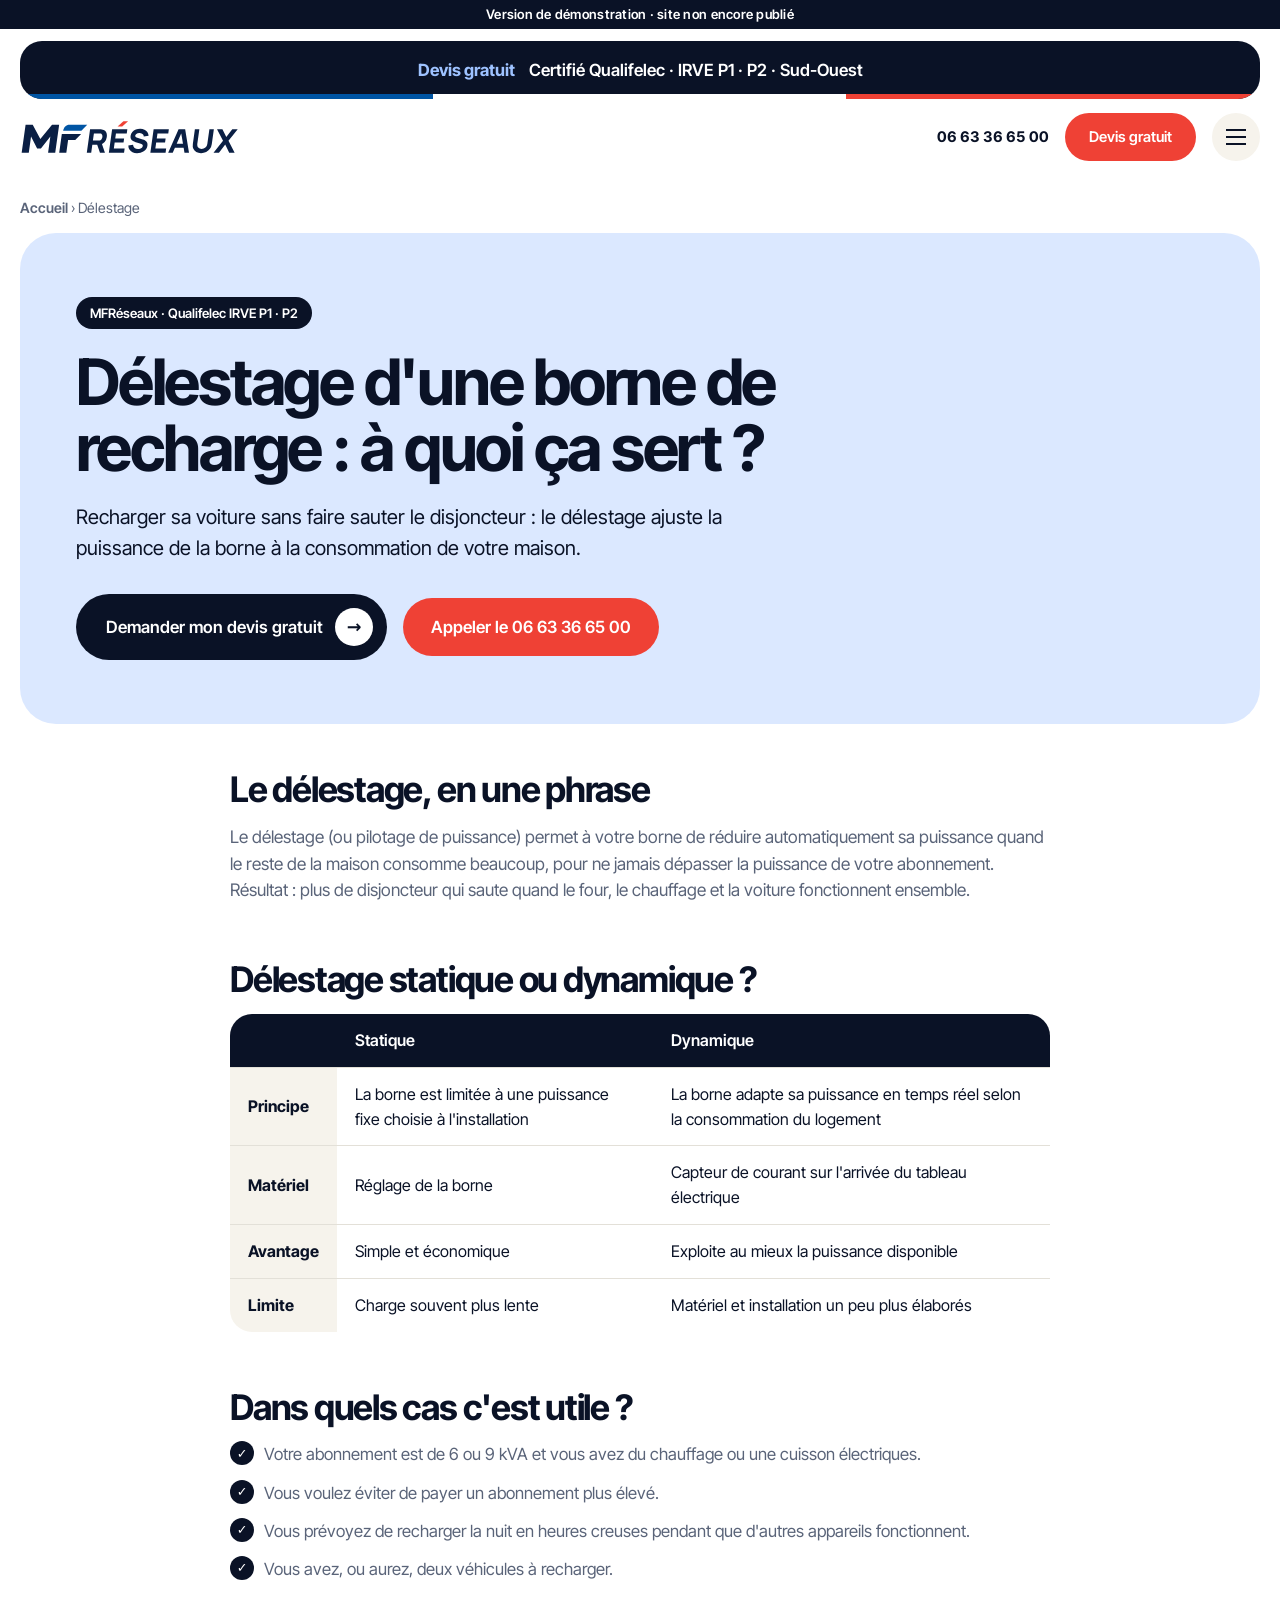
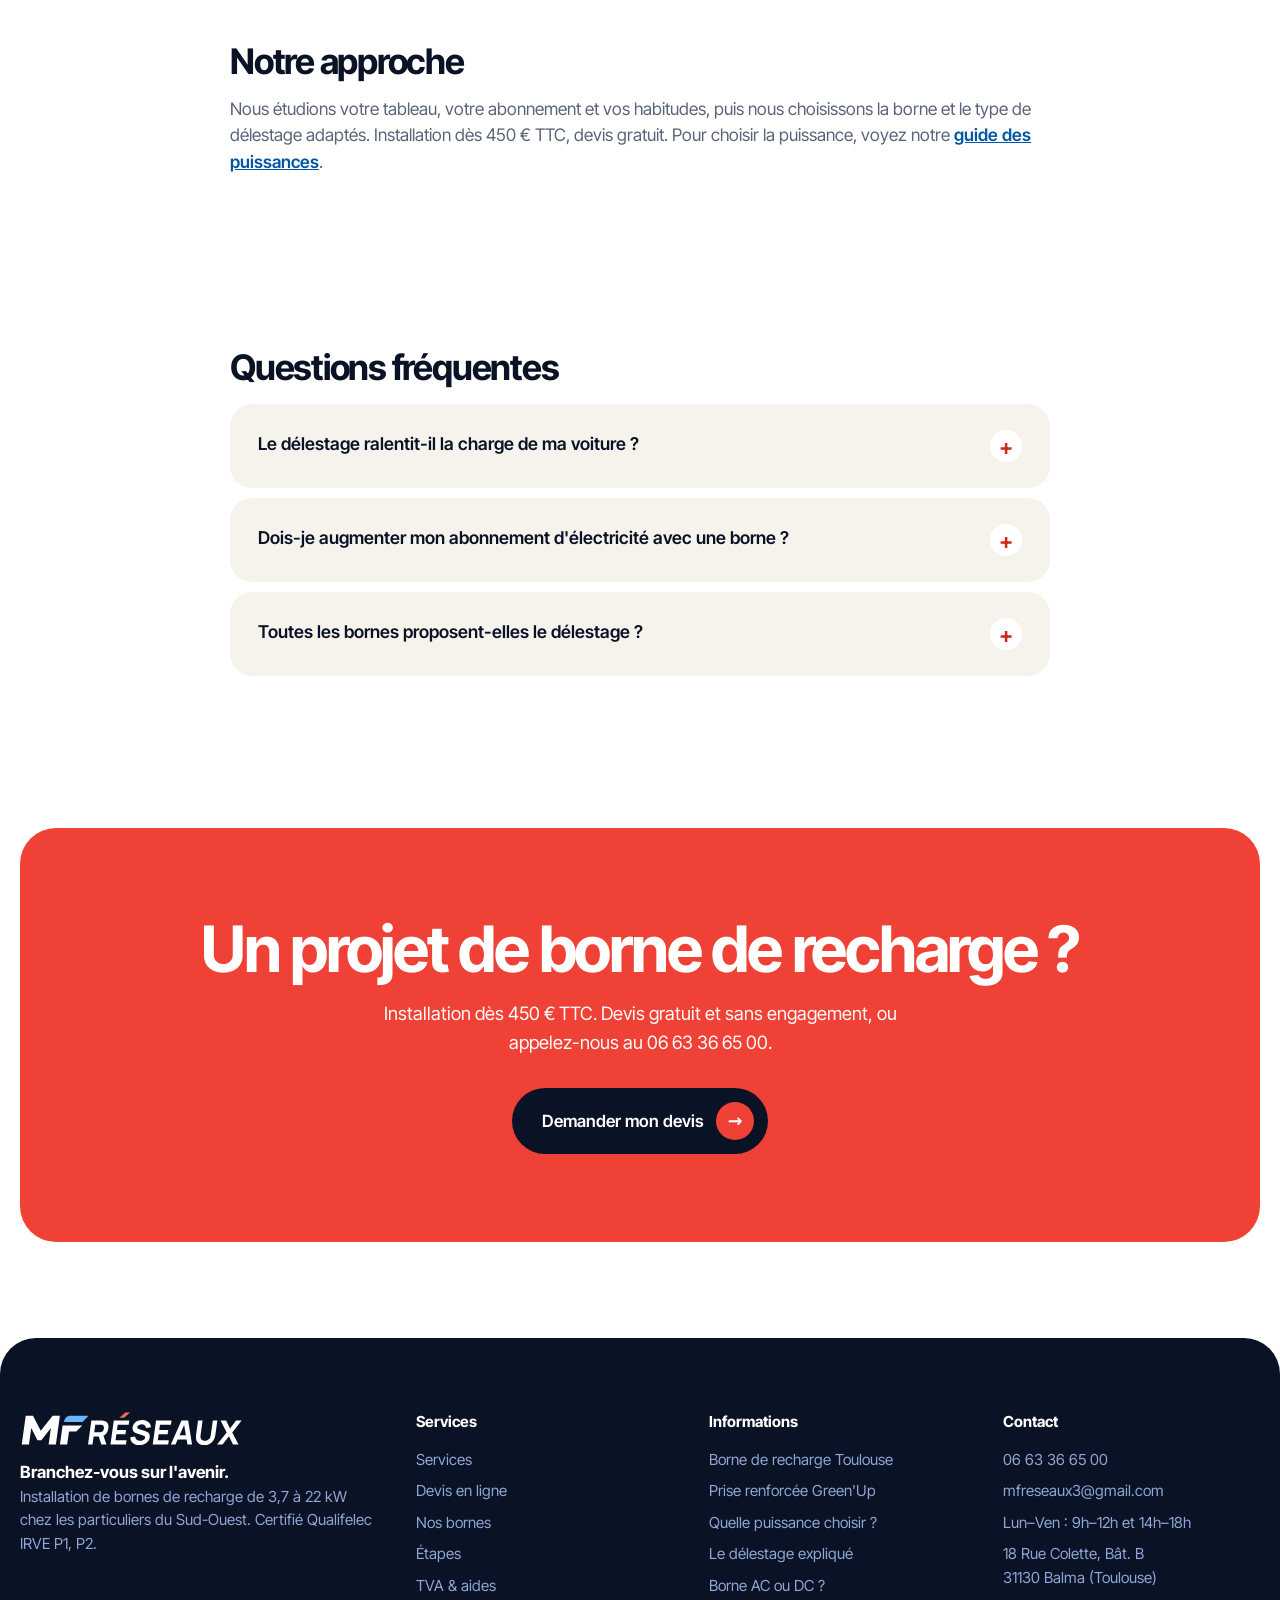
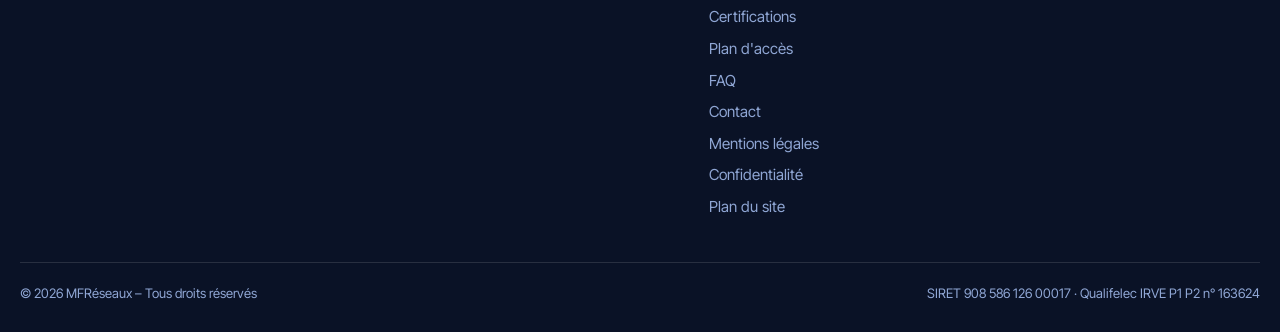
<file: delestage-borne-de-recharge.html>
<!doctype html>
<html lang="fr">
<head>
<meta charset="utf-8">
<meta name="viewport" content="width=device-width,initial-scale=1">
<title>Délestage de borne de recharge : à quoi ça sert ? | MFRéseaux</title>
<meta name="description" content="Délestage statique ou dynamique : ajustez la puissance de votre borne de recharge pour ne pas dépasser votre abonnement. Conseils d'un installateur IRVE.">
<meta name="robots" content="noindex,nofollow,noarchive">
<meta name="theme-color" content="#0a1f44">
<meta property="og:type" content="article">
<meta property="og:locale" content="fr_FR">
<meta property="og:site_name" content="MFRéseaux">
<meta property="og:title" content="Délestage de borne de recharge : à quoi ça sert ? | MFRéseaux">
<meta property="og:description" content="Délestage statique ou dynamique : ajustez la puissance de votre borne de recharge pour ne pas dépasser votre abonnement. Conseils d'un installateur IRVE.">
<meta property="og:image" content="https://www.mfreseaux.fr/assets/images/v2c/og-image-v2c.jpg">
<meta name="twitter:card" content="summary_large_image">
<link rel="icon" href="assets/brand/mfreseaux-wordmark-v2-favicon.svg" type="image/svg+xml">
<link rel="preload" href="assets/fonts/intertight-latin.woff2" as="font" type="font/woff2" crossorigin>
<link rel="stylesheet" href="assets/fonts.css">
<link rel="stylesheet" href="assets/style.css">
<link rel="stylesheet" href="assets/motion.css">
<link rel="stylesheet" href="assets/update.css">
<link rel="stylesheet" href="assets/visuals.css">
<link rel="stylesheet" href="assets/charger-gallery.css">
<link rel="stylesheet" href="assets/header.css">
<link rel="stylesheet" href="assets/pages.css">
<script>document.documentElement.classList.add('js')</script>
<script type="application/ld+json">
{
 "@context": "https://schema.org",
 "@graph": [
  {
   "@type": "BreadcrumbList",
   "itemListElement": [
    {
     "@type": "ListItem",
     "position": 1,
     "name": "Accueil",
     "item": "https://www.mfreseaux.fr/"
    },
    {
     "@type": "ListItem",
     "position": 2,
     "name": "Délestage",
     "item": "https://www.mfreseaux.fr/delestage-borne-de-recharge.html"
    }
   ]
  },
  {
   "@type": "WebPage",
   "@id": "https://www.mfreseaux.fr/delestage-borne-de-recharge.html#page",
   "url": "https://www.mfreseaux.fr/delestage-borne-de-recharge.html",
   "name": "Délestage de borne de recharge : à quoi ça sert ? | MFRéseaux",
   "inLanguage": "fr-FR",
   "isPartOf": {
    "@id": "https://www.mfreseaux.fr/#site"
   },
   "about": {
    "@id": "https://www.mfreseaux.fr/#entreprise"
   },
   "dateModified": "2026-10-28"
  },
  {
   "@type": "FAQPage",
   "mainEntity": [
    {
     "@type": "Question",
     "name": "Le délestage ralentit-il la charge de ma voiture ?",
     "acceptedAnswer": {
      "@type": "Answer",
      "text": "Seulement quand votre logement consomme beaucoup en même temps. Dès que la consommation baisse, la borne remonte progressivement sa puissance. La voiture finit sa charge, simplement un peu plus lentement dans ces moments-là."
     }
    },
    {
     "@type": "Question",
     "name": "Dois-je augmenter mon abonnement d'électricité avec une borne ?",
     "acceptedAnswer": {
      "@type": "Answer",
      "text": "Pas toujours. Avec un délestage bien réglé, une borne peut fonctionner avec votre abonnement actuel. Nous analysons votre contrat et votre usage avant de vous conseiller."
     }
    },
    {
     "@type": "Question",
     "name": "Toutes les bornes proposent-elles le délestage ?",
     "acceptedAnswer": {
      "@type": "Answer",
      "text": "Non. Certains modèles intègrent une gestion dynamique de la charge, d'autres demandent un module supplémentaire. Nous choisissons le matériel compatible avec votre projet."
     }
    }
   ]
  }
 ]
}
</script>
</head>
<body data-demo="1">
<div class="demo-ribbon" role="note">Version de démonstration · site non encore publié</div>
<a class="skip" href="#contenu">Aller au contenu</a>
<div class="progress-bar" aria-hidden="true"></div>
<div class="banner wrap"><div><span><b>Devis gratuit</b></span><span>Certifié Qualifelec · IRVE P1 · P2 · Sud-Ouest</span></div></div>

<header class="site">
 <div class="wrap">
  <a class="logo" href="index.html" aria-label="MFRéseaux – accueil">
   <img class="brand-logo" src="assets/brand/mfreseaux-wordmark-v2.svg" alt="MF Réseaux" width="944" height="154">
  </a>
  <nav class="main" id="menu" aria-label="Navigation principale">
   <ul>
    <li><a href="index.html#services">Services</a></li>
    <li><a href="index.html#devis">Devis en ligne</a></li>
    <li><a href="index.html#offres">Nos bornes</a></li>
    <li><a href="index.html#etapes">Comment ça marche</a></li>
    <li><a href="index.html#certifications">Certifié</a></li>
    <li><a href="index.html#aides">TVA &amp; aides</a></li>
    <li><a href="index.html#faq">FAQ</a></li>
   </ul>
  </nav>
  <div class="head-cta">
   <a class="tel" href="tel:+33663366500">06 63 36 65 00</a>
   <a class="btn btn-red" href="index.html#devis">Devis gratuit</a>
   <button class="burger" aria-label="Ouvrir le menu" aria-controls="menu" aria-expanded="false"><span></span><span></span><span></span></button>
  </div>
 </div>
</header>
<main id="contenu">
<div class="wrap">
 <nav class="crumbs" aria-label="Fil d'Ariane"><a href="index.html">Accueil</a> <span aria-hidden="true">›</span> <span aria-current="page">Délestage</span></nav>
 <header class="page-hero">
  <p class="eyebrow">MFRéseaux · Qualifelec IRVE P1 · P2</p>
  <h1>Délestage d'une borne de recharge : à quoi ça sert ?</h1>
  <p class="lead">Recharger sa voiture sans faire sauter le disjoncteur : le délestage ajuste la puissance de la borne à la consommation de votre maison.</p>
  <div class="cta-row"><a class="btn btn-dark" href="index.html#devis">Demander mon devis gratuit <span class="arr" aria-hidden="true">→</span></a><a class="btn btn-red" href="tel:+33663366500">Appeler le 06 63 36 65 00</a></div>
 </header>
 <article class="art">

<section>
 <h2>Le délestage, en une phrase</h2>
 <p>Le délestage (ou pilotage de puissance) permet à votre borne de réduire automatiquement sa puissance quand le reste de la maison consomme beaucoup, pour ne jamais dépasser la puissance de votre abonnement. Résultat : plus de disjoncteur qui saute quand le four, le chauffage et la voiture fonctionnent ensemble.</p>
</section>
<section>
 <h2>Délestage statique ou dynamique ?</h2>
 <table class="tbl">
  <thead><tr><th></th><th>Statique</th><th>Dynamique</th></tr></thead>
  <tbody>
   <tr><th scope="row">Principe</th><td>La borne est limitée à une puissance fixe choisie à l'installation</td><td>La borne adapte sa puissance en temps réel selon la consommation du logement</td></tr>
   <tr><th scope="row">Matériel</th><td>Réglage de la borne</td><td>Capteur de courant sur l'arrivée du tableau électrique</td></tr>
   <tr><th scope="row">Avantage</th><td>Simple et économique</td><td>Exploite au mieux la puissance disponible</td></tr>
   <tr><th scope="row">Limite</th><td>Charge souvent plus lente</td><td>Matériel et installation un peu plus élaborés</td></tr>
  </tbody>
 </table>
</section>
<section>
 <h2>Dans quels cas c'est utile ?</h2>
 <ul class="ticks">
  <li>Votre abonnement est de 6 ou 9 kVA et vous avez du chauffage ou une cuisson électriques.</li>
  <li>Vous voulez éviter de payer un abonnement plus élevé.</li>
  <li>Vous prévoyez de recharger la nuit en heures creuses pendant que d'autres appareils fonctionnent.</li>
  <li>Vous avez, ou aurez, deux véhicules à recharger.</li>
 </ul>
</section>
<section>
 <h2>Notre approche</h2>
 <p>Nous étudions votre tableau, votre abonnement et vos habitudes, puis nous choisissons la borne et le type de délestage adaptés. Installation dès 450 € TTC, devis gratuit. Pour choisir la puissance, voyez notre <a href="quelle-puissance-borne-recharge.html">guide des puissances</a>.</p>
</section>
 </article>
 <section class="art-faq"><h2>Questions fréquentes</h2><div class="faq"><details><summary>Le délestage ralentit-il la charge de ma voiture ?</summary><p>Seulement quand votre logement consomme beaucoup en même temps. Dès que la consommation baisse, la borne remonte progressivement sa puissance. La voiture finit sa charge, simplement un peu plus lentement dans ces moments-là.</p></details><details><summary>Dois-je augmenter mon abonnement d'électricité avec une borne ?</summary><p>Pas toujours. Avec un délestage bien réglé, une borne peut fonctionner avec votre abonnement actuel. Nous analysons votre contrat et votre usage avant de vous conseiller.</p></details><details><summary>Toutes les bornes proposent-elles le délestage ?</summary><p>Non. Certains modèles intègrent une gestion dynamique de la charge, d'autres demandent un module supplémentaire. Nous choisissons le matériel compatible avec votre projet.</p></details></div></section>
 <div class="final"><h2>Un projet de borne de recharge ?</h2><p>Installation dès 450 € TTC. Devis gratuit et sans engagement, ou appelez-nous au 06 63 36 65 00.</p><a class="btn btn-dark" href="index.html#devis">Demander mon devis <span class="arr" aria-hidden="true">→</span></a></div>
</div>
</main>
<footer class="site">
 <div class="wrap">
  <div class="cols">
   <div><a class="logo" href="index.html"><img class="brand-logo" src="assets/brand/mfreseaux-wordmark-v2-inverse.svg" alt="MF Réseaux" width="944" height="154" loading="lazy"></a><p><b>Branchez-vous sur l'avenir.</b><br>Installation de bornes de recharge de 3,7 à 22 kW chez les particuliers du Sud-Ouest. Certifié Qualifelec IRVE P1, P2.</p></div>
   <div><h4>Services</h4><ul><li><a href="index.html#services">Services</a></li><li><a href="index.html#devis">Devis en ligne</a></li><li><a href="index.html#offres">Nos bornes</a></li><li><a href="index.html#etapes">Étapes</a></li><li><a href="index.html#aides">TVA &amp; aides</a></li></ul></div>
   <div><h4>Informations</h4><ul><li><a href="borne-de-recharge-toulouse.html">Borne de recharge Toulouse</a></li><li><a href="prise-renforcee-green-up.html">Prise renforcée Green'Up</a></li><li><a href="quelle-puissance-borne-recharge.html">Quelle puissance choisir ?</a></li><li><a href="delestage-borne-de-recharge.html">Le délestage expliqué</a></li><li><a href="guide-borne-ac-dc.html">Borne AC ou DC ?</a></li><li><a href="index.html#certifications">Certifications</a></li><li><a href="index.html#acces">Plan d'accès</a></li><li><a href="index.html#faq">FAQ</a></li><li><a href="contact.html">Contact</a></li><li><a href="mentions-legales.html">Mentions légales</a></li><li><a href="politique-de-confidentialite.html">Confidentialité</a></li><li><a href="plan-du-site.html">Plan du site</a></li></ul></div>
   <div><h4>Contact</h4><ul><li><a href="tel:+33663366500">06 63 36 65 00</a></li><li>mfreseaux3@gmail.com</li><li>Lun–Ven : 9h–12h et 14h–18h</li><li>18 Rue Colette, Bât. B<br>31130 Balma (Toulouse)</li></ul></div>
  </div>
  <div class="legal"><span>© 2026 MFRéseaux – Tous droits réservés</span><span>SIRET 908 586 126 00017 · Qualifelec IRVE P1 P2 n° 163624</span></div>
 </div>
</footer>
<a class="btn btn-red sticky-call" href="tel:+33663366500">Appeler le 06 63 36 65 00</a>
<script src="assets/app.js" defer></script>
</body>
</html>
</file>
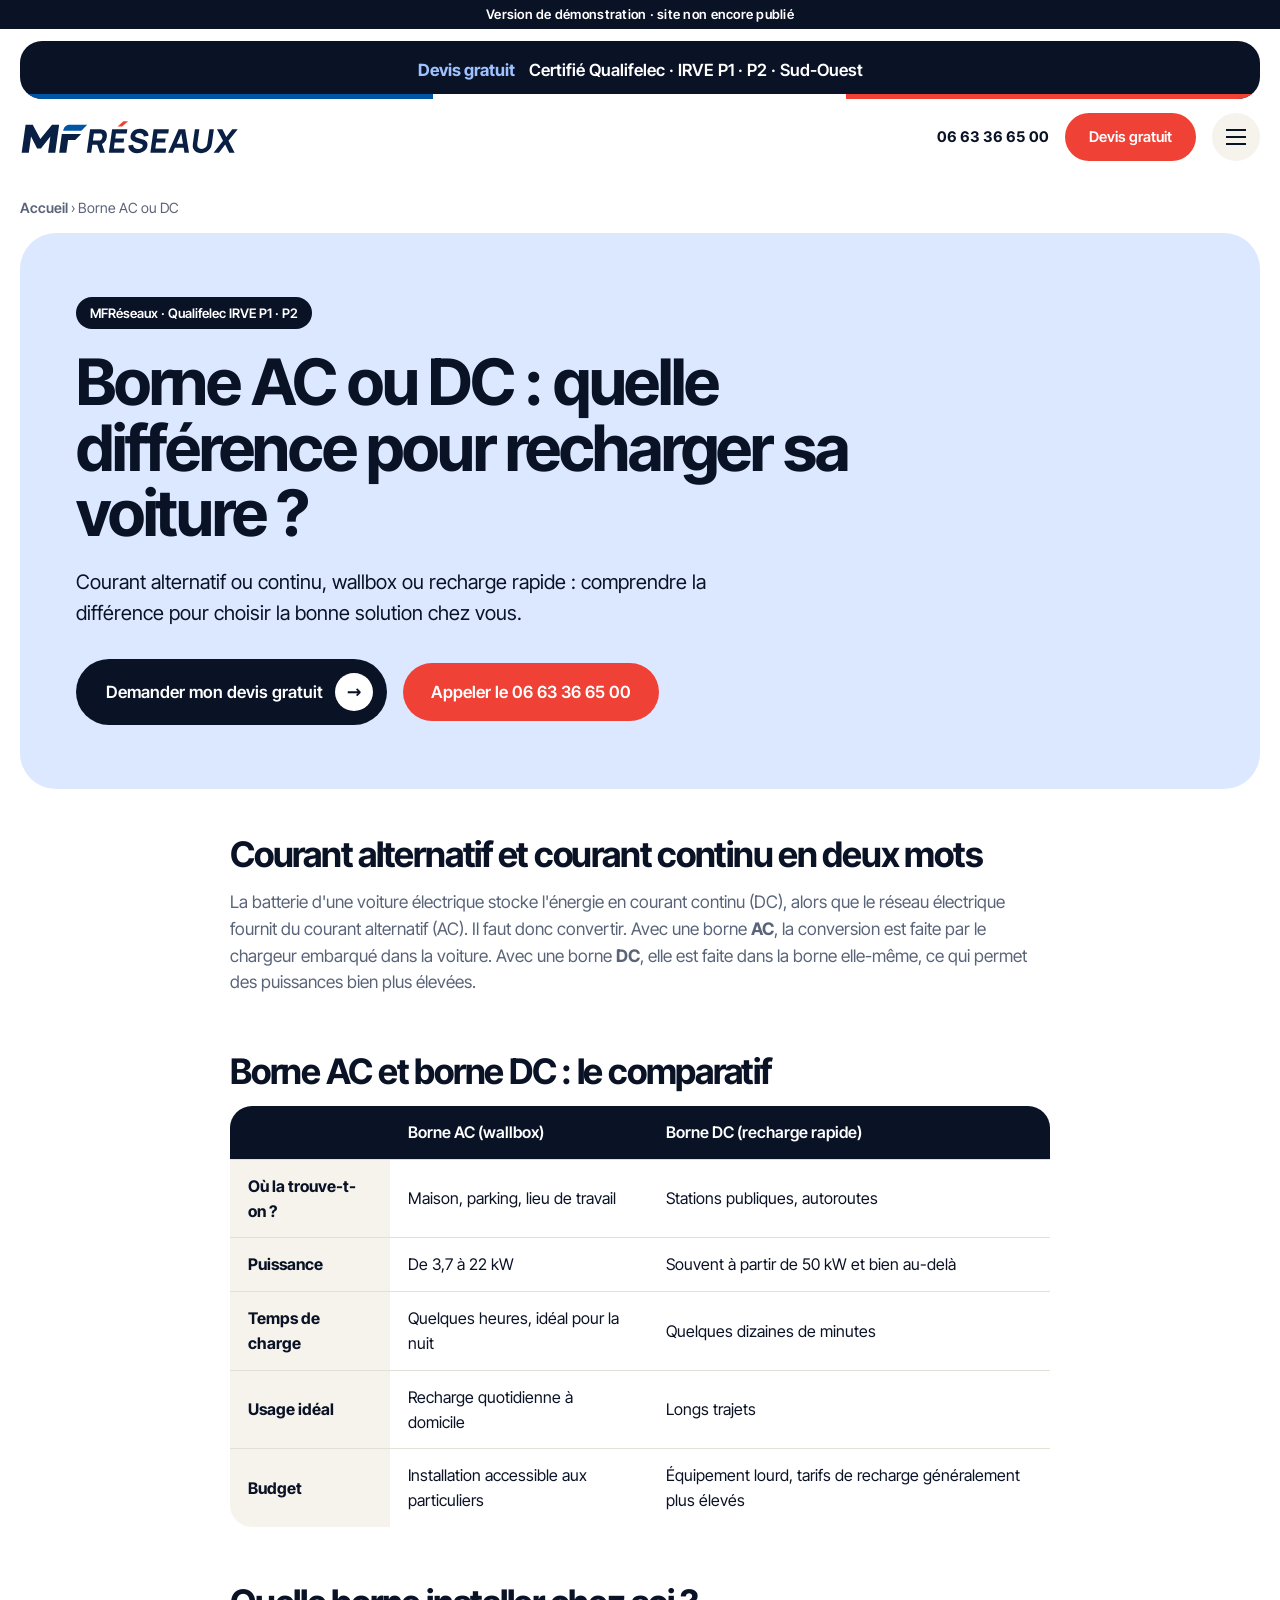
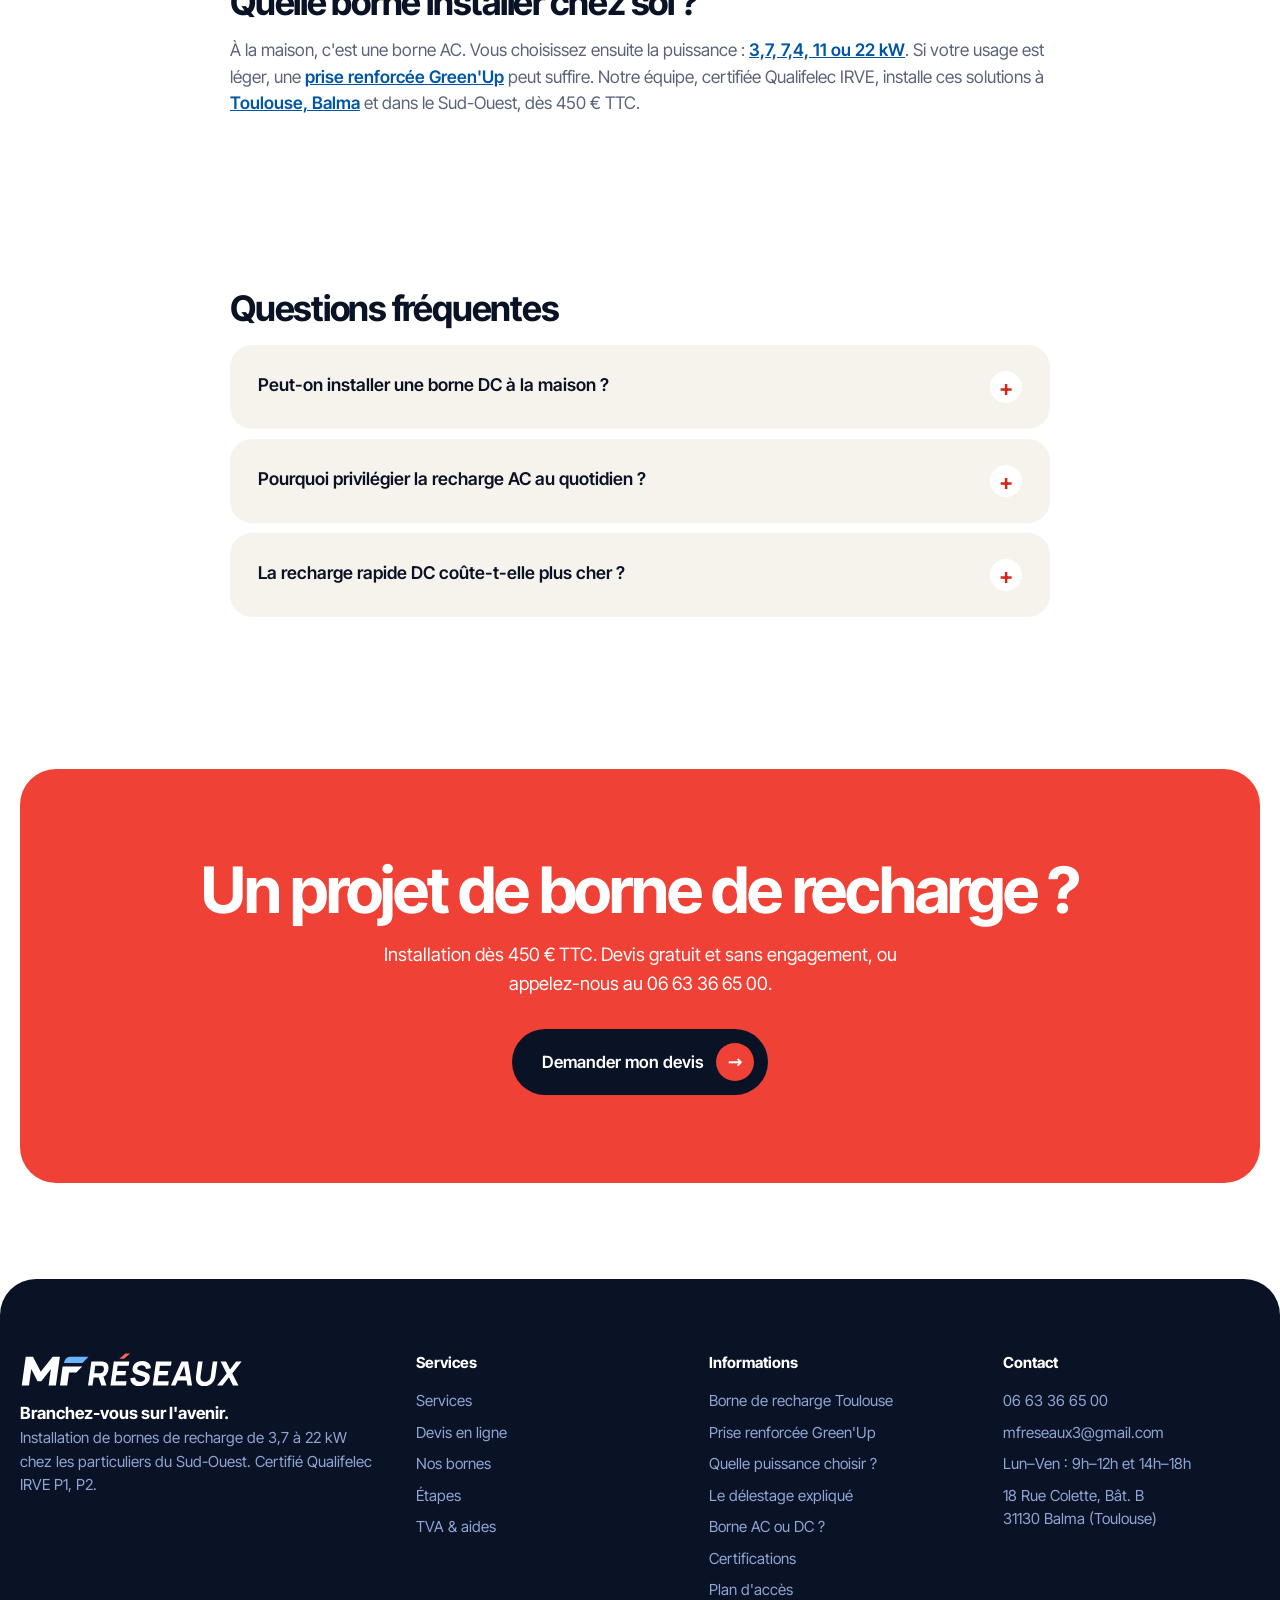
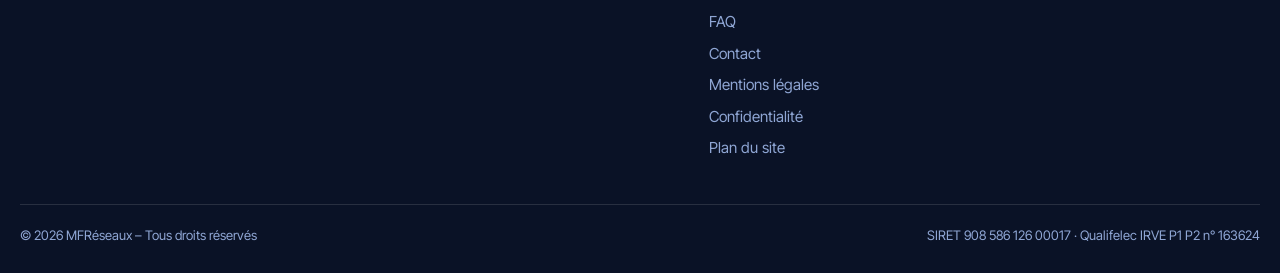
<file: guide-borne-ac-dc.html>
<!doctype html>
<html lang="fr">
<head>
<meta charset="utf-8">
<meta name="viewport" content="width=device-width,initial-scale=1">
<title>Borne AC ou DC : quelle différence ? | MFRéseaux</title>
<meta name="description" content="Borne de recharge AC ou DC : puissance, temps de charge, usage et budget. Quelle borne installer à la maison ? Conseils d'un installateur Qualifelec IRVE.">
<meta name="robots" content="noindex,nofollow,noarchive">
<meta name="theme-color" content="#0a1f44">
<meta property="og:type" content="article">
<meta property="og:locale" content="fr_FR">
<meta property="og:site_name" content="MFRéseaux">
<meta property="og:title" content="Borne AC ou DC : quelle différence ? | MFRéseaux">
<meta property="og:description" content="Borne de recharge AC ou DC : puissance, temps de charge, usage et budget. Quelle borne installer à la maison ? Conseils d'un installateur Qualifelec IRVE.">
<meta property="og:image" content="https://www.mfreseaux.fr/assets/images/v2c/og-image-v2c.jpg">
<meta name="twitter:card" content="summary_large_image">
<link rel="icon" href="assets/brand/mfreseaux-wordmark-v2-favicon.svg" type="image/svg+xml">
<link rel="preload" href="assets/fonts/intertight-latin.woff2" as="font" type="font/woff2" crossorigin>
<link rel="stylesheet" href="assets/fonts.css">
<link rel="stylesheet" href="assets/style.css">
<link rel="stylesheet" href="assets/motion.css">
<link rel="stylesheet" href="assets/update.css">
<link rel="stylesheet" href="assets/visuals.css">
<link rel="stylesheet" href="assets/charger-gallery.css">
<link rel="stylesheet" href="assets/header.css">
<link rel="stylesheet" href="assets/pages.css">
<script>document.documentElement.classList.add('js')</script>
<script type="application/ld+json">
{
 "@context": "https://schema.org",
 "@graph": [
  {
   "@type": "BreadcrumbList",
   "itemListElement": [
    {
     "@type": "ListItem",
     "position": 1,
     "name": "Accueil",
     "item": "https://www.mfreseaux.fr/"
    },
    {
     "@type": "ListItem",
     "position": 2,
     "name": "Borne AC ou DC",
     "item": "https://www.mfreseaux.fr/guide-borne-ac-dc.html"
    }
   ]
  },
  {
   "@type": "WebPage",
   "@id": "https://www.mfreseaux.fr/guide-borne-ac-dc.html#page",
   "url": "https://www.mfreseaux.fr/guide-borne-ac-dc.html",
   "name": "Borne AC ou DC : quelle différence ? | MFRéseaux",
   "inLanguage": "fr-FR",
   "isPartOf": {
    "@id": "https://www.mfreseaux.fr/#site"
   },
   "about": {
    "@id": "https://www.mfreseaux.fr/#entreprise"
   },
   "dateModified": "2026-10-28"
  },
  {
   "@type": "FAQPage",
   "mainEntity": [
    {
     "@type": "Question",
     "name": "Peut-on installer une borne DC à la maison ?",
     "acceptedAnswer": {
      "@type": "Answer",
      "text": "En pratique, non. Les bornes à courant continu sont des équipements lourds et coûteux, conçus pour des stations publiques ou des sites professionnels. Pour une maison, la solution adaptée est une borne en courant alternatif (wallbox)."
     }
    },
    {
     "@type": "Question",
     "name": "Pourquoi privilégier la recharge AC au quotidien ?",
     "acceptedAnswer": {
      "@type": "Answer",
      "text": "Elle est moins chère et très pratique : la voiture se recharge pendant qu'elle est garée. On réserve généralement la charge rapide DC aux longs trajets."
     }
    },
    {
     "@type": "Question",
     "name": "La recharge rapide DC coûte-t-elle plus cher ?",
     "acceptedAnswer": {
      "@type": "Answer",
      "text": "Les tarifs en station publique rapide sont généralement plus élevés qu'une recharge chez soi. C'est l'une des raisons d'installer une borne à domicile : voyez notre simulateur d'économies."
     }
    }
   ]
  }
 ]
}
</script>
</head>
<body data-demo="1">
<div class="demo-ribbon" role="note">Version de démonstration · site non encore publié</div>
<a class="skip" href="#contenu">Aller au contenu</a>
<div class="progress-bar" aria-hidden="true"></div>
<div class="banner wrap"><div><span><b>Devis gratuit</b></span><span>Certifié Qualifelec · IRVE P1 · P2 · Sud-Ouest</span></div></div>

<header class="site">
 <div class="wrap">
  <a class="logo" href="index.html" aria-label="MFRéseaux – accueil">
   <img class="brand-logo" src="assets/brand/mfreseaux-wordmark-v2.svg" alt="MF Réseaux" width="944" height="154">
  </a>
  <nav class="main" id="menu" aria-label="Navigation principale">
   <ul>
    <li><a href="index.html#services">Services</a></li>
    <li><a href="index.html#devis">Devis en ligne</a></li>
    <li><a href="index.html#offres">Nos bornes</a></li>
    <li><a href="index.html#etapes">Comment ça marche</a></li>
    <li><a href="index.html#certifications">Certifié</a></li>
    <li><a href="index.html#aides">TVA &amp; aides</a></li>
    <li><a href="index.html#faq">FAQ</a></li>
   </ul>
  </nav>
  <div class="head-cta">
   <a class="tel" href="tel:+33663366500">06 63 36 65 00</a>
   <a class="btn btn-red" href="index.html#devis">Devis gratuit</a>
   <button class="burger" aria-label="Ouvrir le menu" aria-controls="menu" aria-expanded="false"><span></span><span></span><span></span></button>
  </div>
 </div>
</header>
<main id="contenu">
<div class="wrap">
 <nav class="crumbs" aria-label="Fil d'Ariane"><a href="index.html">Accueil</a> <span aria-hidden="true">›</span> <span aria-current="page">Borne AC ou DC</span></nav>
 <header class="page-hero">
  <p class="eyebrow">MFRéseaux · Qualifelec IRVE P1 · P2</p>
  <h1>Borne AC ou DC : quelle différence pour recharger sa voiture ?</h1>
  <p class="lead">Courant alternatif ou continu, wallbox ou recharge rapide : comprendre la différence pour choisir la bonne solution chez vous.</p>
  <div class="cta-row"><a class="btn btn-dark" href="index.html#devis">Demander mon devis gratuit <span class="arr" aria-hidden="true">→</span></a><a class="btn btn-red" href="tel:+33663366500">Appeler le 06 63 36 65 00</a></div>
 </header>
 <article class="art">

<section>
 <h2>Courant alternatif et courant continu en deux mots</h2>
 <p>La batterie d'une voiture électrique stocke l'énergie en courant continu (DC), alors que le réseau électrique fournit du courant alternatif (AC). Il faut donc convertir. Avec une borne <b>AC</b>, la conversion est faite par le chargeur embarqué dans la voiture. Avec une borne <b>DC</b>, elle est faite dans la borne elle-même, ce qui permet des puissances bien plus élevées.</p>
</section>
<section>
 <h2>Borne AC et borne DC : le comparatif</h2>
 <table class="tbl">
  <thead><tr><th></th><th>Borne AC (wallbox)</th><th>Borne DC (recharge rapide)</th></tr></thead>
  <tbody>
   <tr><th scope="row">Où la trouve-t-on ?</th><td>Maison, parking, lieu de travail</td><td>Stations publiques, autoroutes</td></tr>
   <tr><th scope="row">Puissance</th><td>De 3,7 à 22 kW</td><td>Souvent à partir de 50 kW et bien au-delà</td></tr>
   <tr><th scope="row">Temps de charge</th><td>Quelques heures, idéal pour la nuit</td><td>Quelques dizaines de minutes</td></tr>
   <tr><th scope="row">Usage idéal</th><td>Recharge quotidienne à domicile</td><td>Longs trajets</td></tr>
   <tr><th scope="row">Budget</th><td>Installation accessible aux particuliers</td><td>Équipement lourd, tarifs de recharge généralement plus élevés</td></tr>
  </tbody>
 </table>
</section>
<section>
 <h2>Quelle borne installer chez soi ?</h2>
 <p>À la maison, c'est une borne AC. Vous choisissez ensuite la puissance : <a href="quelle-puissance-borne-recharge.html">3,7, 7,4, 11 ou 22 kW</a>. Si votre usage est léger, une <a href="prise-renforcee-green-up.html">prise renforcée Green'Up</a> peut suffire. Notre équipe, certifiée Qualifelec IRVE, installe ces solutions à <a href="borne-de-recharge-toulouse.html">Toulouse, Balma</a> et dans le Sud-Ouest, dès 450 € TTC.</p>
</section>
 </article>
 <section class="art-faq"><h2>Questions fréquentes</h2><div class="faq"><details><summary>Peut-on installer une borne DC à la maison ?</summary><p>En pratique, non. Les bornes à courant continu sont des équipements lourds et coûteux, conçus pour des stations publiques ou des sites professionnels. Pour une maison, la solution adaptée est une borne en courant alternatif (wallbox).</p></details><details><summary>Pourquoi privilégier la recharge AC au quotidien ?</summary><p>Elle est moins chère et très pratique : la voiture se recharge pendant qu'elle est garée. On réserve généralement la charge rapide DC aux longs trajets.</p></details><details><summary>La recharge rapide DC coûte-t-elle plus cher ?</summary><p>Les tarifs en station publique rapide sont généralement plus élevés qu'une recharge chez soi. C'est l'une des raisons d'installer une borne à domicile : voyez notre simulateur d'économies.</p></details></div></section>
 <div class="final"><h2>Un projet de borne de recharge ?</h2><p>Installation dès 450 € TTC. Devis gratuit et sans engagement, ou appelez-nous au 06 63 36 65 00.</p><a class="btn btn-dark" href="index.html#devis">Demander mon devis <span class="arr" aria-hidden="true">→</span></a></div>
</div>
</main>
<footer class="site">
 <div class="wrap">
  <div class="cols">
   <div><a class="logo" href="index.html"><img class="brand-logo" src="assets/brand/mfreseaux-wordmark-v2-inverse.svg" alt="MF Réseaux" width="944" height="154" loading="lazy"></a><p><b>Branchez-vous sur l'avenir.</b><br>Installation de bornes de recharge de 3,7 à 22 kW chez les particuliers du Sud-Ouest. Certifié Qualifelec IRVE P1, P2.</p></div>
   <div><h4>Services</h4><ul><li><a href="index.html#services">Services</a></li><li><a href="index.html#devis">Devis en ligne</a></li><li><a href="index.html#offres">Nos bornes</a></li><li><a href="index.html#etapes">Étapes</a></li><li><a href="index.html#aides">TVA &amp; aides</a></li></ul></div>
   <div><h4>Informations</h4><ul><li><a href="borne-de-recharge-toulouse.html">Borne de recharge Toulouse</a></li><li><a href="prise-renforcee-green-up.html">Prise renforcée Green'Up</a></li><li><a href="quelle-puissance-borne-recharge.html">Quelle puissance choisir ?</a></li><li><a href="delestage-borne-de-recharge.html">Le délestage expliqué</a></li><li><a href="guide-borne-ac-dc.html">Borne AC ou DC ?</a></li><li><a href="index.html#certifications">Certifications</a></li><li><a href="index.html#acces">Plan d'accès</a></li><li><a href="index.html#faq">FAQ</a></li><li><a href="contact.html">Contact</a></li><li><a href="mentions-legales.html">Mentions légales</a></li><li><a href="politique-de-confidentialite.html">Confidentialité</a></li><li><a href="plan-du-site.html">Plan du site</a></li></ul></div>
   <div><h4>Contact</h4><ul><li><a href="tel:+33663366500">06 63 36 65 00</a></li><li>mfreseaux3@gmail.com</li><li>Lun–Ven : 9h–12h et 14h–18h</li><li>18 Rue Colette, Bât. B<br>31130 Balma (Toulouse)</li></ul></div>
  </div>
  <div class="legal"><span>© 2026 MFRéseaux – Tous droits réservés</span><span>SIRET 908 586 126 00017 · Qualifelec IRVE P1 P2 n° 163624</span></div>
 </div>
</footer>
<a class="btn btn-red sticky-call" href="tel:+33663366500">Appeler le 06 63 36 65 00</a>
<script src="assets/app.js" defer></script>
</body>
</html>
</file>
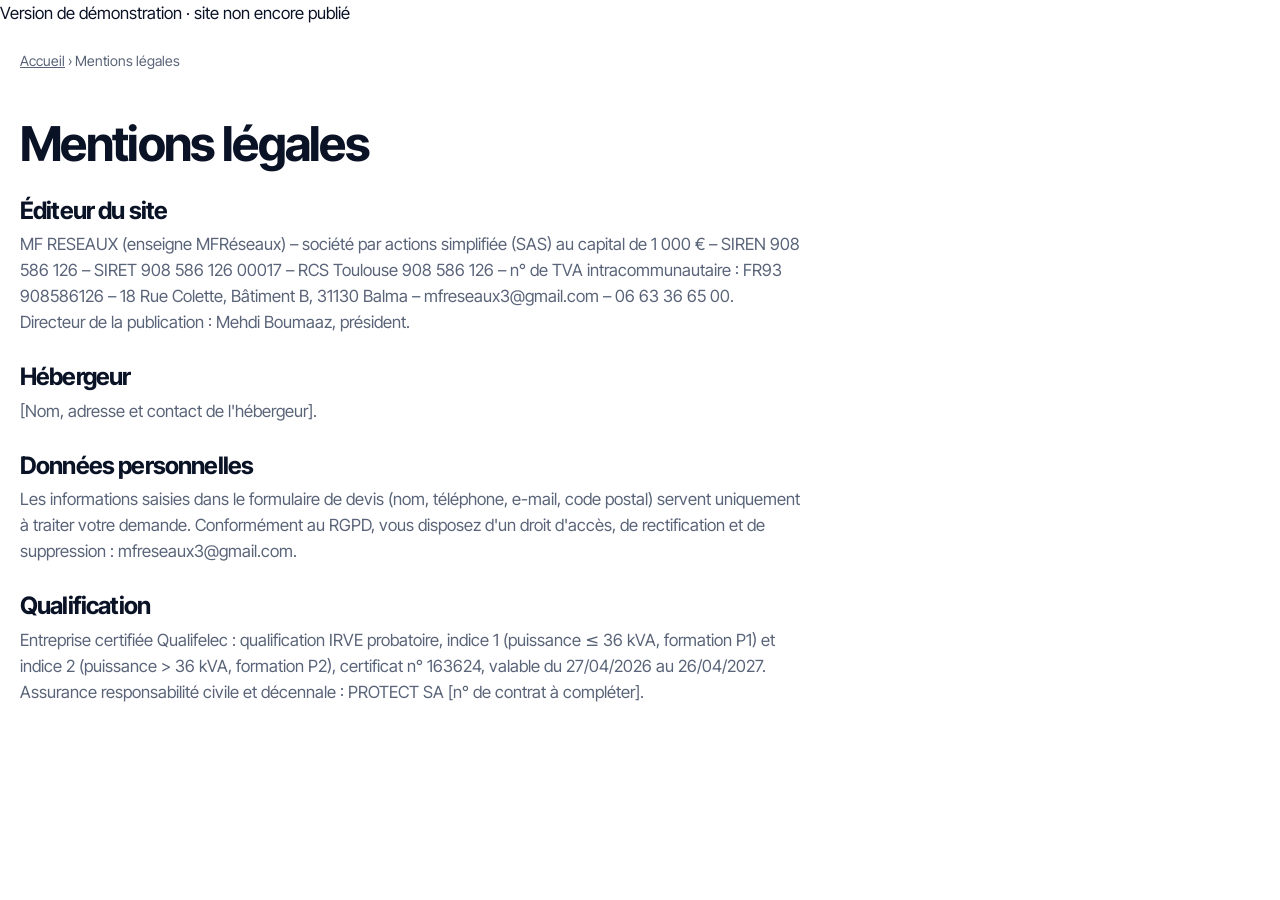
<file: mentions-legales.html>
<!doctype html>
<html lang="fr">
<head>
<meta charset="utf-8">
<meta name="viewport" content="width=device-width,initial-scale=1">
<title>Mentions légales et confidentialité | MFRéseaux</title>
<meta name="description" content="Mentions légales et politique de confidentialité du site MFRéseaux.">
<meta name="robots" content="noindex,nofollow,noarchive">
<link rel="icon" href="assets/brand/mfreseaux-wordmark-v2-favicon.svg" type="image/svg+xml">
<link rel="preload" href="assets/fonts/intertight-latin.woff2" as="font" type="font/woff2" crossorigin>
<link rel="stylesheet" href="assets/fonts.css">
<link rel="stylesheet" href="assets/style.css">
</head>
<body data-demo="1">
<div class="demo-ribbon" role="note">Version de démonstration · site non encore publié</div>
<div class="tricolor" aria-hidden="true"></div>
<div class="wrap">
 <p class="breadcrumb"><a href="index.html">Accueil</a> › Mentions légales</p>
 <main class="prose">
  <h1>Mentions légales</h1>
  <h2>Éditeur du site</h2>
  <p>MF RESEAUX (enseigne MFRéseaux) – société par actions simplifiée (SAS) au capital de 1 000 € – SIREN 908 586 126 – SIRET 908 586 126 00017 – RCS Toulouse 908 586 126 – n° de TVA intracommunautaire : FR93 908586126 – 18 Rue Colette, Bâtiment B, 31130 Balma – mfreseaux3@gmail.com – 06 63 36 65 00. Directeur de la publication : Mehdi Boumaaz, président.</p>
  <h2>Hébergeur</h2>
  <p>[Nom, adresse et contact de l'hébergeur].</p>
  <h2>Données personnelles</h2>
  <p>Les informations saisies dans le formulaire de devis (nom, téléphone, e-mail, code postal) servent uniquement à traiter votre demande. Conformément au RGPD, vous disposez d'un droit d'accès, de rectification et de suppression : mfreseaux3@gmail.com.</p>
  <h2>Qualification</h2>
  <p>Entreprise certifiée Qualifelec : qualification IRVE probatoire, indice 1 (puissance ≤ 36 kVA, formation P1) et indice 2 (puissance &gt; 36 kVA, formation P2), certificat n° 163624, valable du 27/04/2026 au 26/04/2027. Assurance responsabilité civile et décennale : PROTECT SA [n° de contrat à compléter].</p>
 </main>
</div>
</body>
</html>
</file>
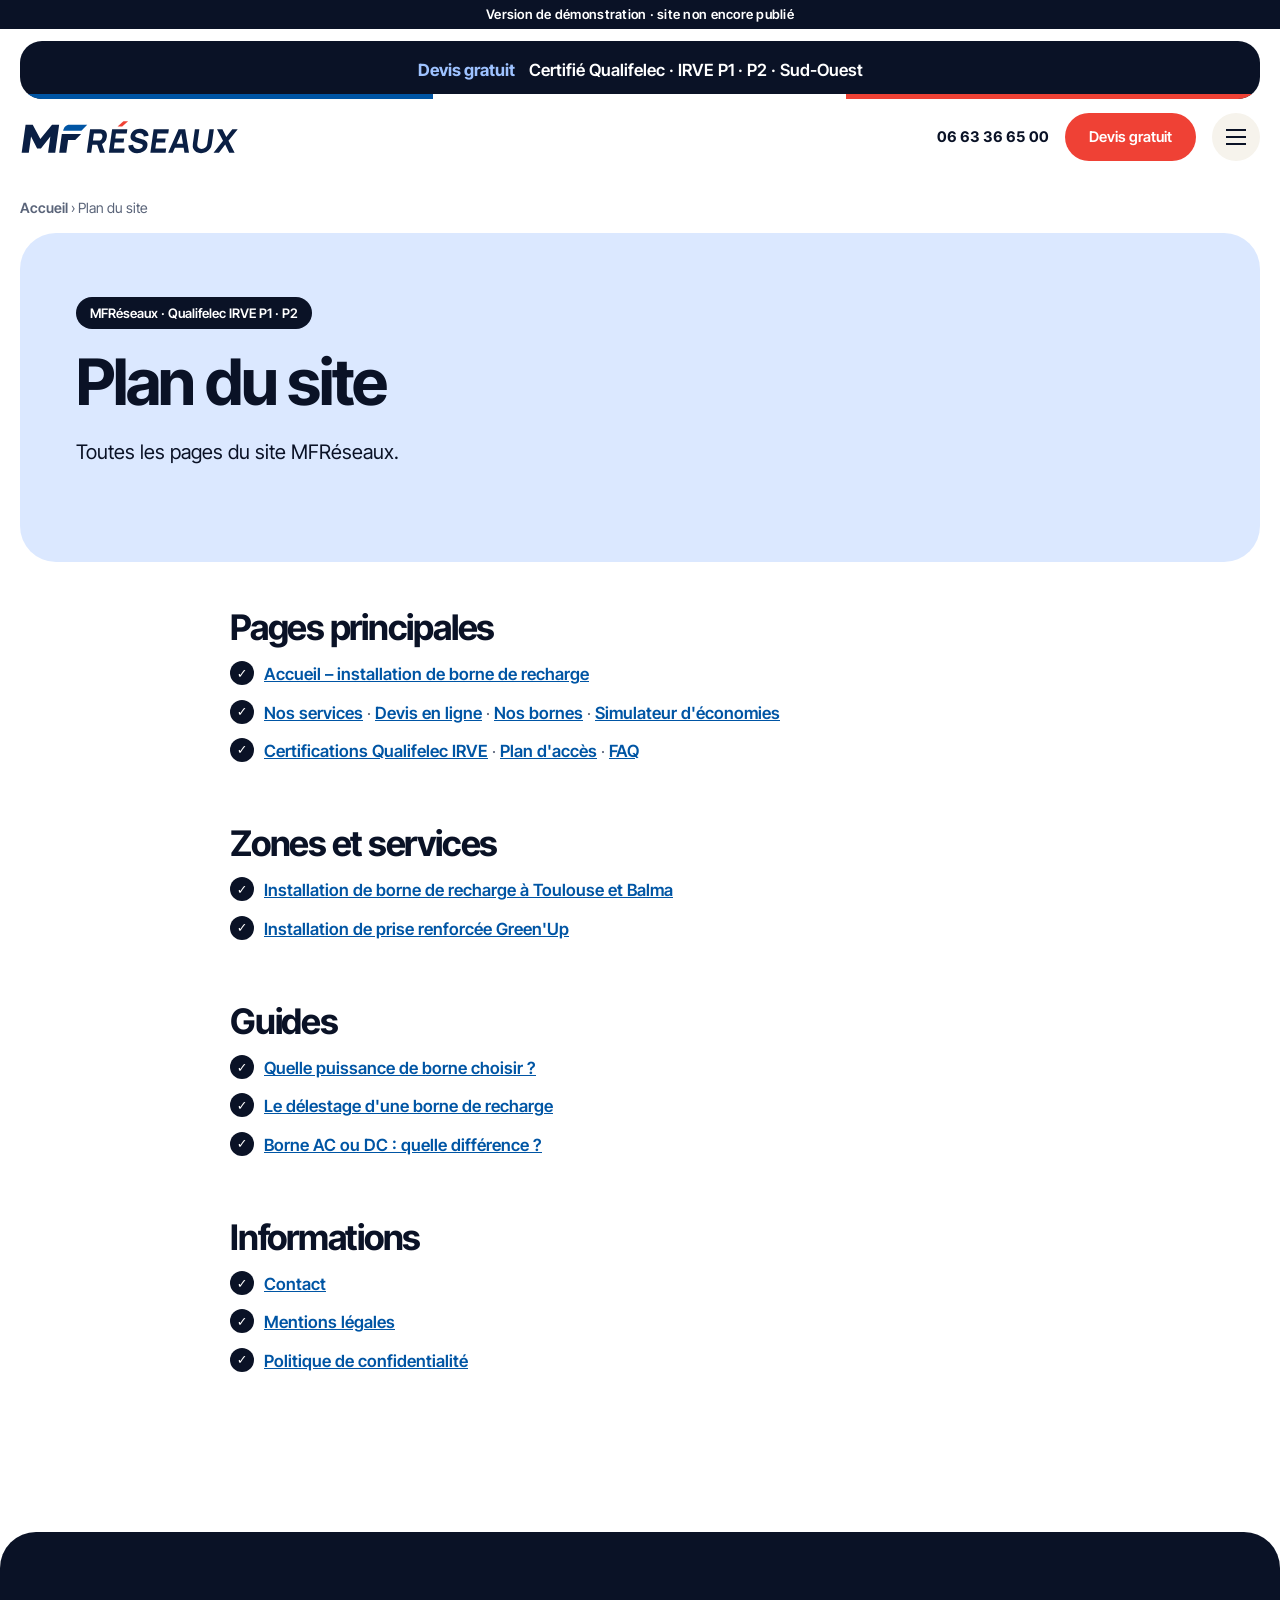
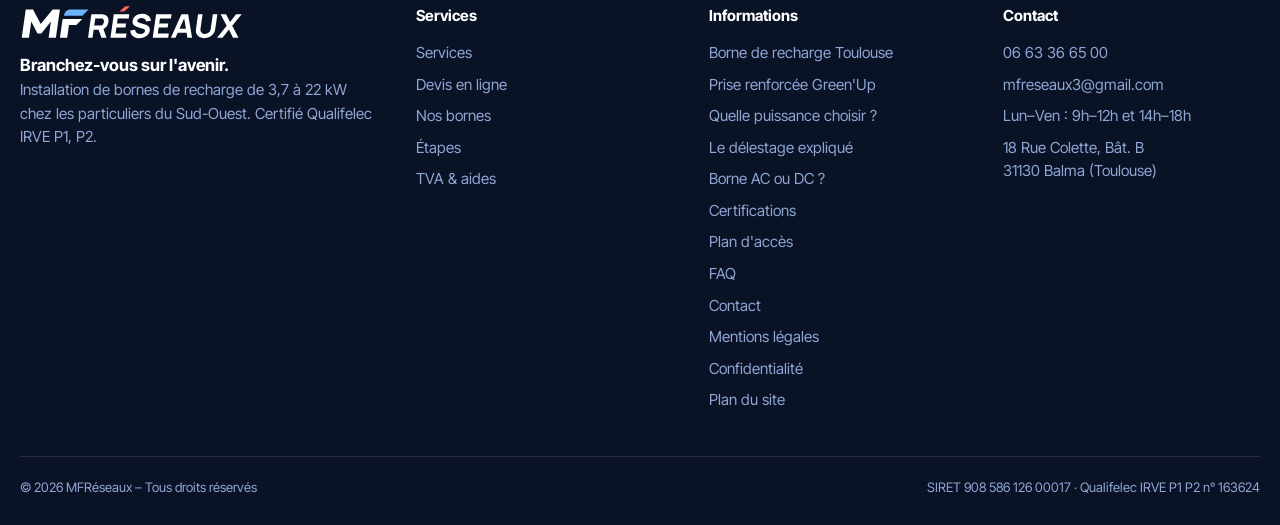
<file: plan-du-site.html>
<!doctype html>
<html lang="fr">
<head>
<meta charset="utf-8">
<meta name="viewport" content="width=device-width,initial-scale=1">
<title>Plan du site – bornes de recharge | MFRéseaux</title>
<meta name="description" content="Plan du site MFRéseaux : installation de borne de recharge, services, guides et informations légales.">
<meta name="robots" content="noindex,nofollow,noarchive">
<meta name="theme-color" content="#0a1f44">
<meta property="og:type" content="article">
<meta property="og:locale" content="fr_FR">
<meta property="og:site_name" content="MFRéseaux">
<meta property="og:title" content="Plan du site | MFRéseaux">
<meta property="og:description" content="Plan du site MFRéseaux : installation de borne de recharge, services, guides et informations légales.">
<meta property="og:image" content="https://www.mfreseaux.fr/assets/images/v2c/og-image-v2c.jpg">
<meta name="twitter:card" content="summary_large_image">
<link rel="icon" href="assets/brand/mfreseaux-wordmark-v2-favicon.svg" type="image/svg+xml">
<link rel="preload" href="assets/fonts/intertight-latin.woff2" as="font" type="font/woff2" crossorigin>
<link rel="stylesheet" href="assets/fonts.css">
<link rel="stylesheet" href="assets/style.css">
<link rel="stylesheet" href="assets/motion.css">
<link rel="stylesheet" href="assets/update.css">
<link rel="stylesheet" href="assets/visuals.css">
<link rel="stylesheet" href="assets/charger-gallery.css">
<link rel="stylesheet" href="assets/header.css">
<link rel="stylesheet" href="assets/pages.css">
<script>document.documentElement.classList.add('js')</script>
<script type="application/ld+json">
{
 "@context": "https://schema.org",
 "@graph": [
  {
   "@type": "BreadcrumbList",
   "itemListElement": [
    {
     "@type": "ListItem",
     "position": 1,
     "name": "Accueil",
     "item": "https://www.mfreseaux.fr/"
    },
    {
     "@type": "ListItem",
     "position": 2,
     "name": "Plan du site",
     "item": "https://www.mfreseaux.fr/plan-du-site.html"
    }
   ]
  },
  {
   "@type": "WebPage",
   "@id": "https://www.mfreseaux.fr/plan-du-site.html#page",
   "url": "https://www.mfreseaux.fr/plan-du-site.html",
   "name": "Plan du site | MFRéseaux",
   "inLanguage": "fr-FR",
   "isPartOf": {
    "@id": "https://www.mfreseaux.fr/#site"
   },
   "about": {
    "@id": "https://www.mfreseaux.fr/#entreprise"
   },
   "dateModified": "2026-10-28"
  }
 ]
}
</script>
</head>
<body data-demo="1">
<div class="demo-ribbon" role="note">Version de démonstration · site non encore publié</div>
<a class="skip" href="#contenu">Aller au contenu</a>
<div class="progress-bar" aria-hidden="true"></div>
<div class="banner wrap"><div><span><b>Devis gratuit</b></span><span>Certifié Qualifelec · IRVE P1 · P2 · Sud-Ouest</span></div></div>

<header class="site">
 <div class="wrap">
  <a class="logo" href="index.html" aria-label="MFRéseaux – accueil">
   <img class="brand-logo" src="assets/brand/mfreseaux-wordmark-v2.svg" alt="MF Réseaux" width="944" height="154">
  </a>
  <nav class="main" id="menu" aria-label="Navigation principale">
   <ul>
    <li><a href="index.html#services">Services</a></li>
    <li><a href="index.html#devis">Devis en ligne</a></li>
    <li><a href="index.html#offres">Nos bornes</a></li>
    <li><a href="index.html#etapes">Comment ça marche</a></li>
    <li><a href="index.html#certifications">Certifié</a></li>
    <li><a href="index.html#aides">TVA &amp; aides</a></li>
    <li><a href="index.html#faq">FAQ</a></li>
   </ul>
  </nav>
  <div class="head-cta">
   <a class="tel" href="tel:+33663366500">06 63 36 65 00</a>
   <a class="btn btn-red" href="index.html#devis">Devis gratuit</a>
   <button class="burger" aria-label="Ouvrir le menu" aria-controls="menu" aria-expanded="false"><span></span><span></span><span></span></button>
  </div>
 </div>
</header>
<main id="contenu">
<div class="wrap">
 <nav class="crumbs" aria-label="Fil d'Ariane"><a href="index.html">Accueil</a> <span aria-hidden="true">›</span> <span aria-current="page">Plan du site</span></nav>
 <header class="page-hero">
  <p class="eyebrow">MFRéseaux · Qualifelec IRVE P1 · P2</p>
  <h1>Plan du site</h1>
  <p class="lead">Toutes les pages du site MFRéseaux.</p>
  
 </header>
 <article class="art">

<section>
 <h2>Pages principales</h2>
 <ul class="ticks">
  <li><a href="index.html">Accueil – installation de borne de recharge</a></li>
  <li><a href="index.html#services">Nos services</a> · <a href="index.html#devis">Devis en ligne</a> · <a href="index.html#offres">Nos bornes</a> · <a href="index.html#economies">Simulateur d'économies</a></li>
  <li><a href="index.html#certifications">Certifications Qualifelec IRVE</a> · <a href="index.html#acces">Plan d'accès</a> · <a href="index.html#faq">FAQ</a></li>
 </ul>
</section>
<section>
 <h2>Zones et services</h2>
 <ul class="ticks">
  <li><a href="borne-de-recharge-toulouse.html">Installation de borne de recharge à Toulouse et Balma</a></li>
  <li><a href="prise-renforcee-green-up.html">Installation de prise renforcée Green'Up</a></li>
 </ul>
</section>
<section>
 <h2>Guides</h2>
 <ul class="ticks">
  <li><a href="quelle-puissance-borne-recharge.html">Quelle puissance de borne choisir ?</a></li>
  <li><a href="delestage-borne-de-recharge.html">Le délestage d'une borne de recharge</a></li>
  <li><a href="guide-borne-ac-dc.html">Borne AC ou DC : quelle différence ?</a></li>
 </ul>
</section>
<section>
 <h2>Informations</h2>
 <ul class="ticks">
  <li><a href="contact.html">Contact</a></li>
  <li><a href="mentions-legales.html">Mentions légales</a></li>
  <li><a href="politique-de-confidentialite.html">Politique de confidentialité</a></li>
 </ul>
</section>
 </article>
 
 
</div>
</main>
<footer class="site">
 <div class="wrap">
  <div class="cols">
   <div><a class="logo" href="index.html"><img class="brand-logo" src="assets/brand/mfreseaux-wordmark-v2-inverse.svg" alt="MF Réseaux" width="944" height="154" loading="lazy"></a><p><b>Branchez-vous sur l'avenir.</b><br>Installation de bornes de recharge de 3,7 à 22 kW chez les particuliers du Sud-Ouest. Certifié Qualifelec IRVE P1, P2.</p></div>
   <div><h4>Services</h4><ul><li><a href="index.html#services">Services</a></li><li><a href="index.html#devis">Devis en ligne</a></li><li><a href="index.html#offres">Nos bornes</a></li><li><a href="index.html#etapes">Étapes</a></li><li><a href="index.html#aides">TVA &amp; aides</a></li></ul></div>
   <div><h4>Informations</h4><ul><li><a href="borne-de-recharge-toulouse.html">Borne de recharge Toulouse</a></li><li><a href="prise-renforcee-green-up.html">Prise renforcée Green'Up</a></li><li><a href="quelle-puissance-borne-recharge.html">Quelle puissance choisir ?</a></li><li><a href="delestage-borne-de-recharge.html">Le délestage expliqué</a></li><li><a href="guide-borne-ac-dc.html">Borne AC ou DC ?</a></li><li><a href="index.html#certifications">Certifications</a></li><li><a href="index.html#acces">Plan d'accès</a></li><li><a href="index.html#faq">FAQ</a></li><li><a href="contact.html">Contact</a></li><li><a href="mentions-legales.html">Mentions légales</a></li><li><a href="politique-de-confidentialite.html">Confidentialité</a></li><li><a href="plan-du-site.html">Plan du site</a></li></ul></div>
   <div><h4>Contact</h4><ul><li><a href="tel:+33663366500">06 63 36 65 00</a></li><li>mfreseaux3@gmail.com</li><li>Lun–Ven : 9h–12h et 14h–18h</li><li>18 Rue Colette, Bât. B<br>31130 Balma (Toulouse)</li></ul></div>
  </div>
  <div class="legal"><span>© 2026 MFRéseaux – Tous droits réservés</span><span>SIRET 908 586 126 00017 · Qualifelec IRVE P1 P2 n° 163624</span></div>
 </div>
</footer>
<a class="btn btn-red sticky-call" href="tel:+33663366500">Appeler le 06 63 36 65 00</a>
<script src="assets/app.js" defer></script>
</body>
</html>
</file>
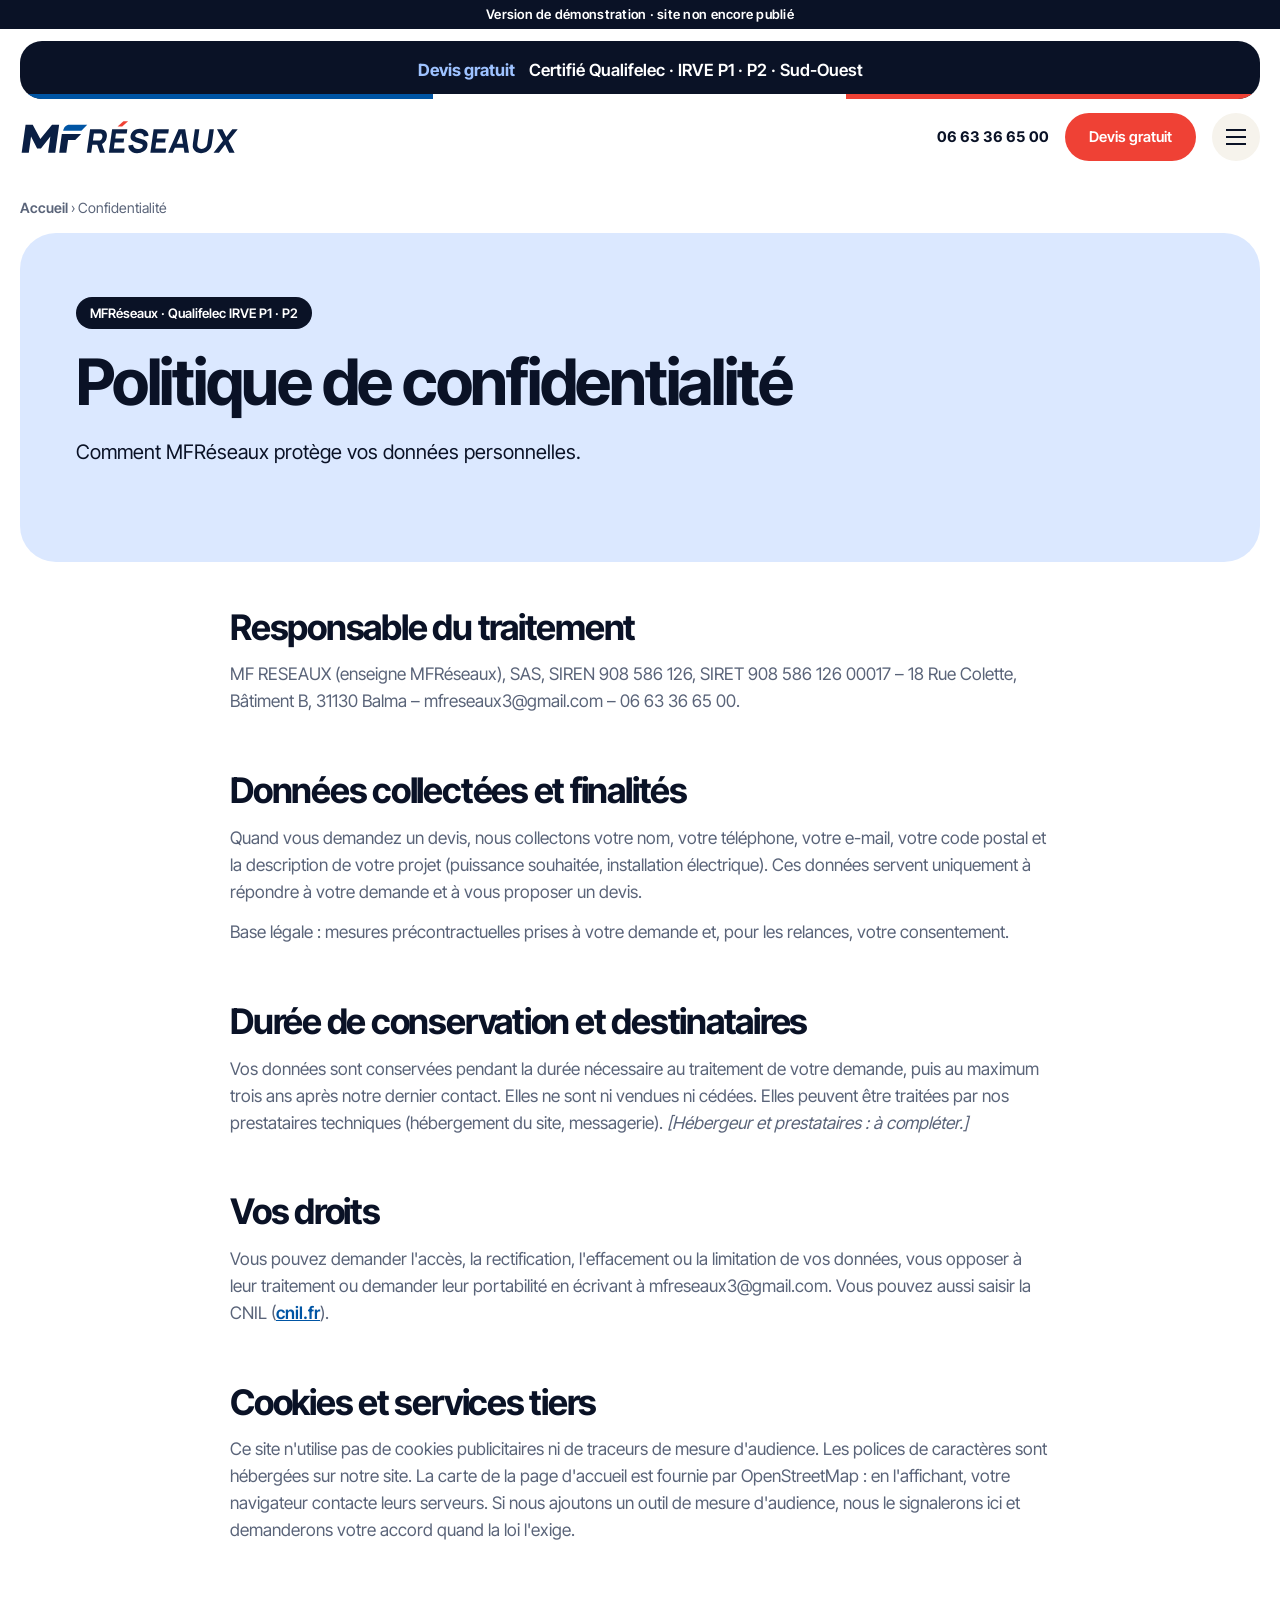
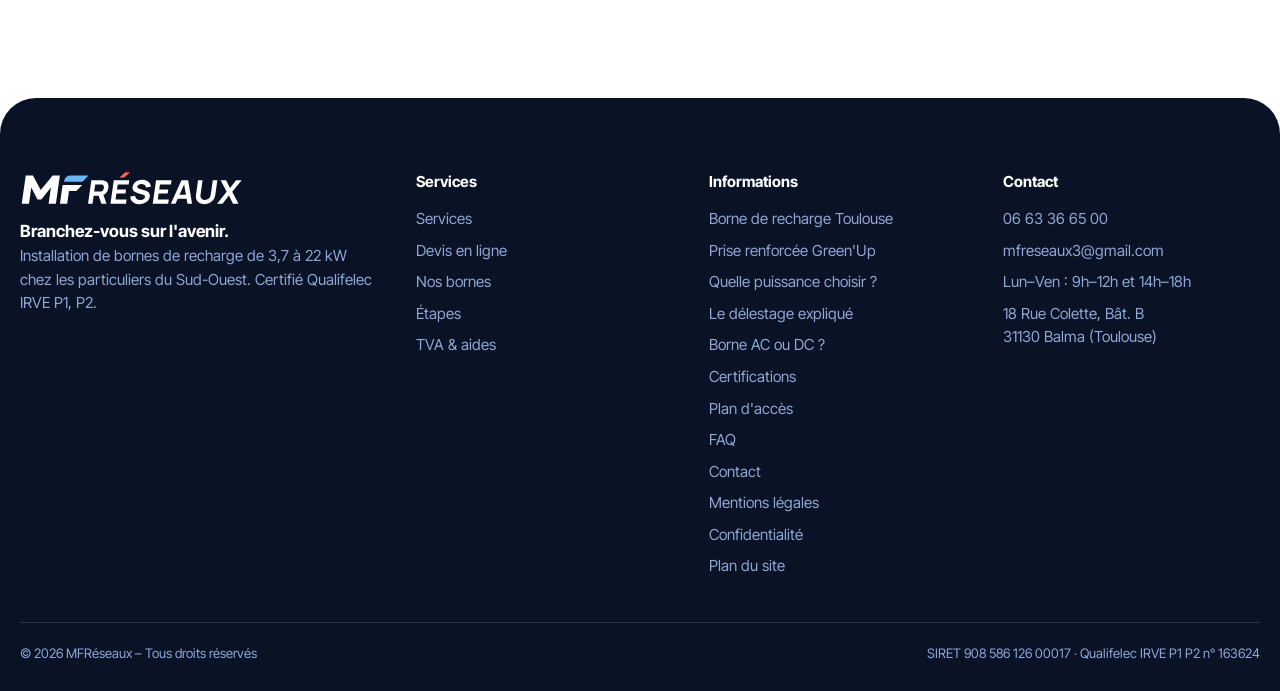
<file: politique-de-confidentialite.html>
<!doctype html>
<html lang="fr">
<head>
<meta charset="utf-8">
<meta name="viewport" content="width=device-width,initial-scale=1">
<title>Politique de confidentialité | MFRéseaux</title>
<meta name="description" content="Politique de confidentialité de MFRéseaux : données collectées pour le devis, durée de conservation, vos droits RGPD et cookies.">
<meta name="robots" content="noindex,nofollow,noarchive">
<meta name="theme-color" content="#0a1f44">
<meta property="og:type" content="article">
<meta property="og:locale" content="fr_FR">
<meta property="og:site_name" content="MFRéseaux">
<meta property="og:title" content="Politique de confidentialité | MFRéseaux">
<meta property="og:description" content="Politique de confidentialité de MFRéseaux : données collectées pour le devis, durée de conservation, vos droits RGPD et cookies.">
<meta property="og:image" content="https://www.mfreseaux.fr/assets/images/v2c/og-image-v2c.jpg">
<meta name="twitter:card" content="summary_large_image">
<link rel="icon" href="assets/brand/mfreseaux-wordmark-v2-favicon.svg" type="image/svg+xml">
<link rel="preload" href="assets/fonts/intertight-latin.woff2" as="font" type="font/woff2" crossorigin>
<link rel="stylesheet" href="assets/fonts.css">
<link rel="stylesheet" href="assets/style.css">
<link rel="stylesheet" href="assets/motion.css">
<link rel="stylesheet" href="assets/update.css">
<link rel="stylesheet" href="assets/visuals.css">
<link rel="stylesheet" href="assets/charger-gallery.css">
<link rel="stylesheet" href="assets/header.css">
<link rel="stylesheet" href="assets/pages.css">
<script>document.documentElement.classList.add('js')</script>
<script type="application/ld+json">
{
 "@context": "https://schema.org",
 "@graph": [
  {
   "@type": "BreadcrumbList",
   "itemListElement": [
    {
     "@type": "ListItem",
     "position": 1,
     "name": "Accueil",
     "item": "https://www.mfreseaux.fr/"
    },
    {
     "@type": "ListItem",
     "position": 2,
     "name": "Confidentialité",
     "item": "https://www.mfreseaux.fr/politique-de-confidentialite.html"
    }
   ]
  },
  {
   "@type": "WebPage",
   "@id": "https://www.mfreseaux.fr/politique-de-confidentialite.html#page",
   "url": "https://www.mfreseaux.fr/politique-de-confidentialite.html",
   "name": "Politique de confidentialité | MFRéseaux",
   "inLanguage": "fr-FR",
   "isPartOf": {
    "@id": "https://www.mfreseaux.fr/#site"
   },
   "about": {
    "@id": "https://www.mfreseaux.fr/#entreprise"
   },
   "dateModified": "2026-10-28"
  }
 ]
}
</script>
</head>
<body data-demo="1">
<div class="demo-ribbon" role="note">Version de démonstration · site non encore publié</div>
<a class="skip" href="#contenu">Aller au contenu</a>
<div class="progress-bar" aria-hidden="true"></div>
<div class="banner wrap"><div><span><b>Devis gratuit</b></span><span>Certifié Qualifelec · IRVE P1 · P2 · Sud-Ouest</span></div></div>

<header class="site">
 <div class="wrap">
  <a class="logo" href="index.html" aria-label="MFRéseaux – accueil">
   <img class="brand-logo" src="assets/brand/mfreseaux-wordmark-v2.svg" alt="MF Réseaux" width="944" height="154">
  </a>
  <nav class="main" id="menu" aria-label="Navigation principale">
   <ul>
    <li><a href="index.html#services">Services</a></li>
    <li><a href="index.html#devis">Devis en ligne</a></li>
    <li><a href="index.html#offres">Nos bornes</a></li>
    <li><a href="index.html#etapes">Comment ça marche</a></li>
    <li><a href="index.html#certifications">Certifié</a></li>
    <li><a href="index.html#aides">TVA &amp; aides</a></li>
    <li><a href="index.html#faq">FAQ</a></li>
   </ul>
  </nav>
  <div class="head-cta">
   <a class="tel" href="tel:+33663366500">06 63 36 65 00</a>
   <a class="btn btn-red" href="index.html#devis">Devis gratuit</a>
   <button class="burger" aria-label="Ouvrir le menu" aria-controls="menu" aria-expanded="false"><span></span><span></span><span></span></button>
  </div>
 </div>
</header>
<main id="contenu">
<div class="wrap">
 <nav class="crumbs" aria-label="Fil d'Ariane"><a href="index.html">Accueil</a> <span aria-hidden="true">›</span> <span aria-current="page">Confidentialité</span></nav>
 <header class="page-hero">
  <p class="eyebrow">MFRéseaux · Qualifelec IRVE P1 · P2</p>
  <h1>Politique de confidentialité</h1>
  <p class="lead">Comment MFRéseaux protège vos données personnelles.</p>
  
 </header>
 <article class="art">

<section>
 <h2>Responsable du traitement</h2>
 <p>MF RESEAUX (enseigne MFRéseaux), SAS, SIREN 908 586 126, SIRET 908 586 126 00017 – 18 Rue Colette, Bâtiment B, 31130 Balma – mfreseaux3@gmail.com – 06 63 36 65 00.</p>
</section>
<section>
 <h2>Données collectées et finalités</h2>
 <p>Quand vous demandez un devis, nous collectons votre nom, votre téléphone, votre e-mail, votre code postal et la description de votre projet (puissance souhaitée, installation électrique). Ces données servent uniquement à répondre à votre demande et à vous proposer un devis.</p>
 <p>Base légale : mesures précontractuelles prises à votre demande et, pour les relances, votre consentement.</p>
</section>
<section>
 <h2>Durée de conservation et destinataires</h2>
 <p>Vos données sont conservées pendant la durée nécessaire au traitement de votre demande, puis au maximum trois ans après notre dernier contact. Elles ne sont ni vendues ni cédées. Elles peuvent être traitées par nos prestataires techniques (hébergement du site, messagerie). <em>[Hébergeur et prestataires : à compléter.]</em></p>
</section>
<section>
 <h2>Vos droits</h2>
 <p>Vous pouvez demander l'accès, la rectification, l'effacement ou la limitation de vos données, vous opposer à leur traitement ou demander leur portabilité en écrivant à mfreseaux3@gmail.com. Vous pouvez aussi saisir la CNIL (<a href="https://www.cnil.fr" rel="noopener" target="_blank">cnil.fr</a>).</p>
</section>
<section>
 <h2>Cookies et services tiers</h2>
 <p>Ce site n'utilise pas de cookies publicitaires ni de traceurs de mesure d'audience. Les polices de caractères sont hébergées sur notre site. La carte de la page d'accueil est fournie par OpenStreetMap : en l'affichant, votre navigateur contacte leurs serveurs. Si nous ajoutons un outil de mesure d'audience, nous le signalerons ici et demanderons votre accord quand la loi l'exige.</p>
</section>
 </article>
 
 
</div>
</main>
<footer class="site">
 <div class="wrap">
  <div class="cols">
   <div><a class="logo" href="index.html"><img class="brand-logo" src="assets/brand/mfreseaux-wordmark-v2-inverse.svg" alt="MF Réseaux" width="944" height="154" loading="lazy"></a><p><b>Branchez-vous sur l'avenir.</b><br>Installation de bornes de recharge de 3,7 à 22 kW chez les particuliers du Sud-Ouest. Certifié Qualifelec IRVE P1, P2.</p></div>
   <div><h4>Services</h4><ul><li><a href="index.html#services">Services</a></li><li><a href="index.html#devis">Devis en ligne</a></li><li><a href="index.html#offres">Nos bornes</a></li><li><a href="index.html#etapes">Étapes</a></li><li><a href="index.html#aides">TVA &amp; aides</a></li></ul></div>
   <div><h4>Informations</h4><ul><li><a href="borne-de-recharge-toulouse.html">Borne de recharge Toulouse</a></li><li><a href="prise-renforcee-green-up.html">Prise renforcée Green'Up</a></li><li><a href="quelle-puissance-borne-recharge.html">Quelle puissance choisir ?</a></li><li><a href="delestage-borne-de-recharge.html">Le délestage expliqué</a></li><li><a href="guide-borne-ac-dc.html">Borne AC ou DC ?</a></li><li><a href="index.html#certifications">Certifications</a></li><li><a href="index.html#acces">Plan d'accès</a></li><li><a href="index.html#faq">FAQ</a></li><li><a href="contact.html">Contact</a></li><li><a href="mentions-legales.html">Mentions légales</a></li><li><a href="politique-de-confidentialite.html">Confidentialité</a></li><li><a href="plan-du-site.html">Plan du site</a></li></ul></div>
   <div><h4>Contact</h4><ul><li><a href="tel:+33663366500">06 63 36 65 00</a></li><li>mfreseaux3@gmail.com</li><li>Lun–Ven : 9h–12h et 14h–18h</li><li>18 Rue Colette, Bât. B<br>31130 Balma (Toulouse)</li></ul></div>
  </div>
  <div class="legal"><span>© 2026 MFRéseaux – Tous droits réservés</span><span>SIRET 908 586 126 00017 · Qualifelec IRVE P1 P2 n° 163624</span></div>
 </div>
</footer>
<a class="btn btn-red sticky-call" href="tel:+33663366500">Appeler le 06 63 36 65 00</a>
<script src="assets/app.js" defer></script>
</body>
</html>
</file>
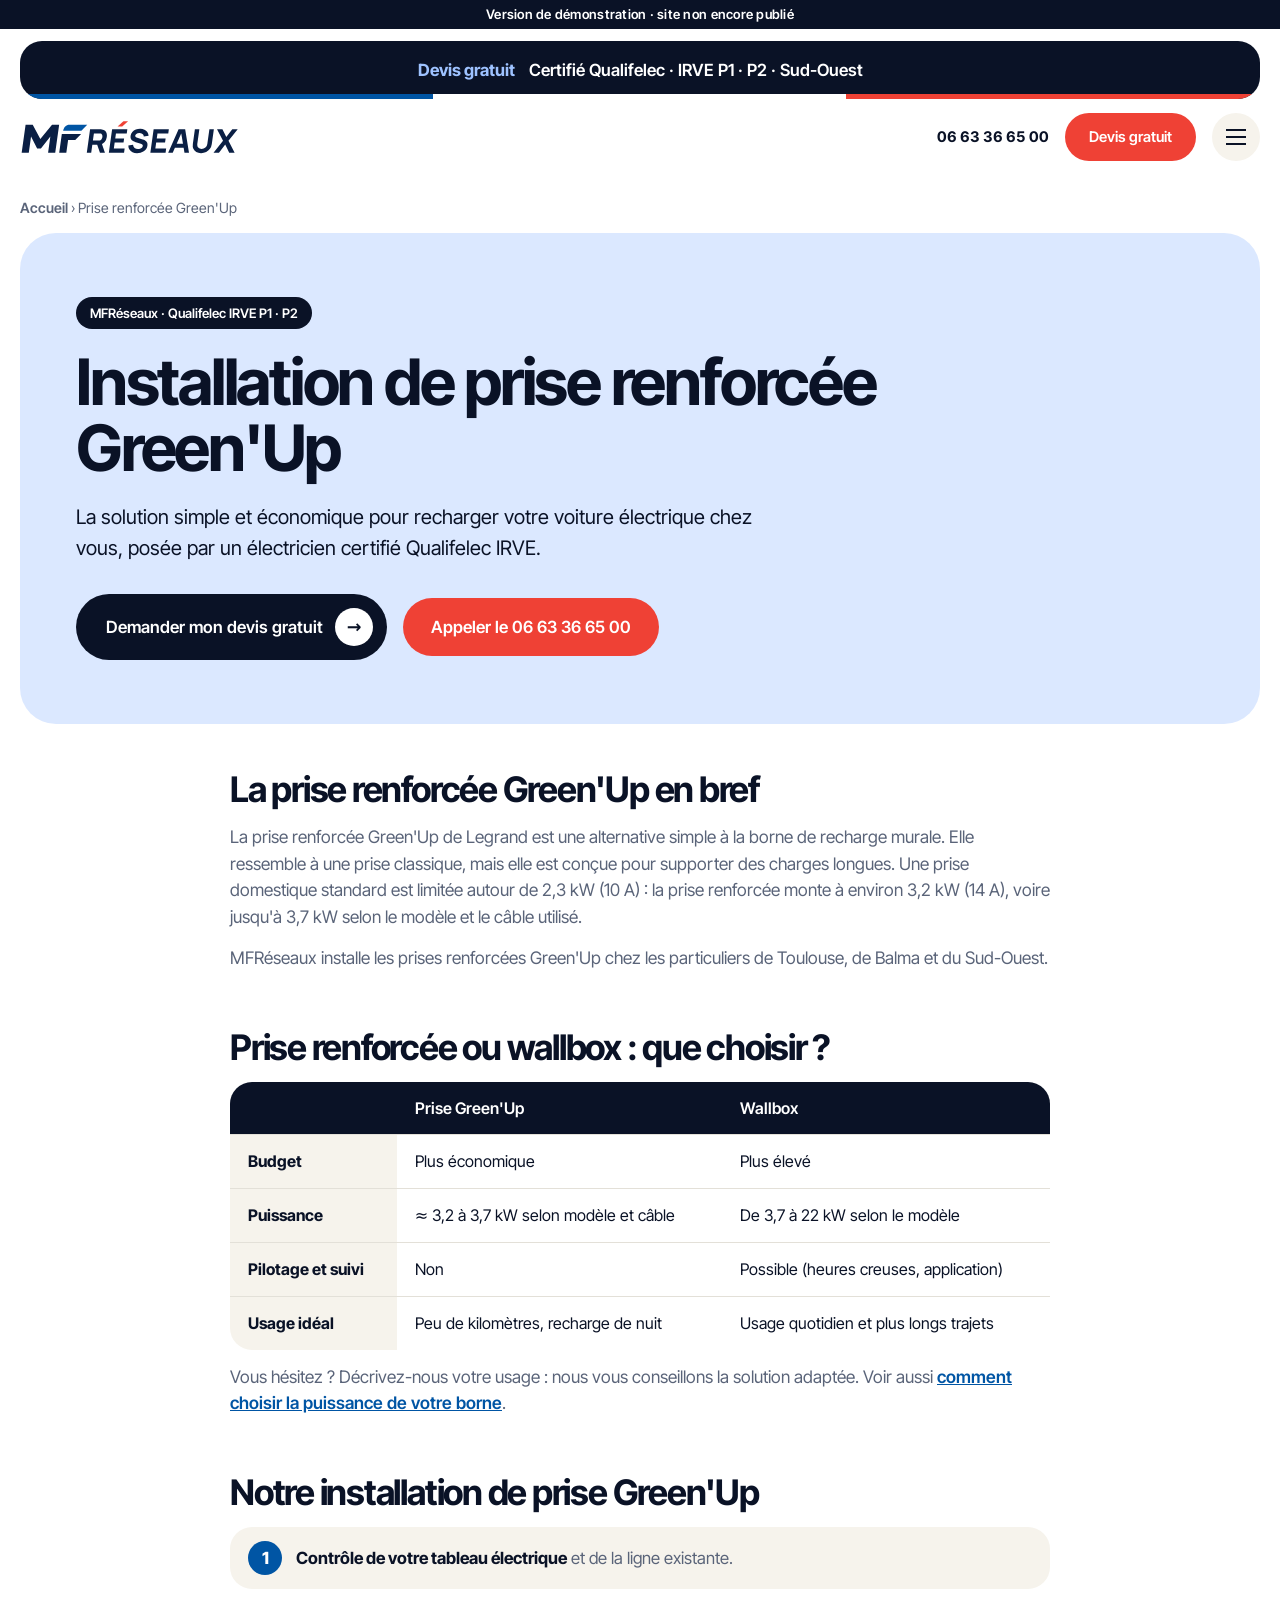
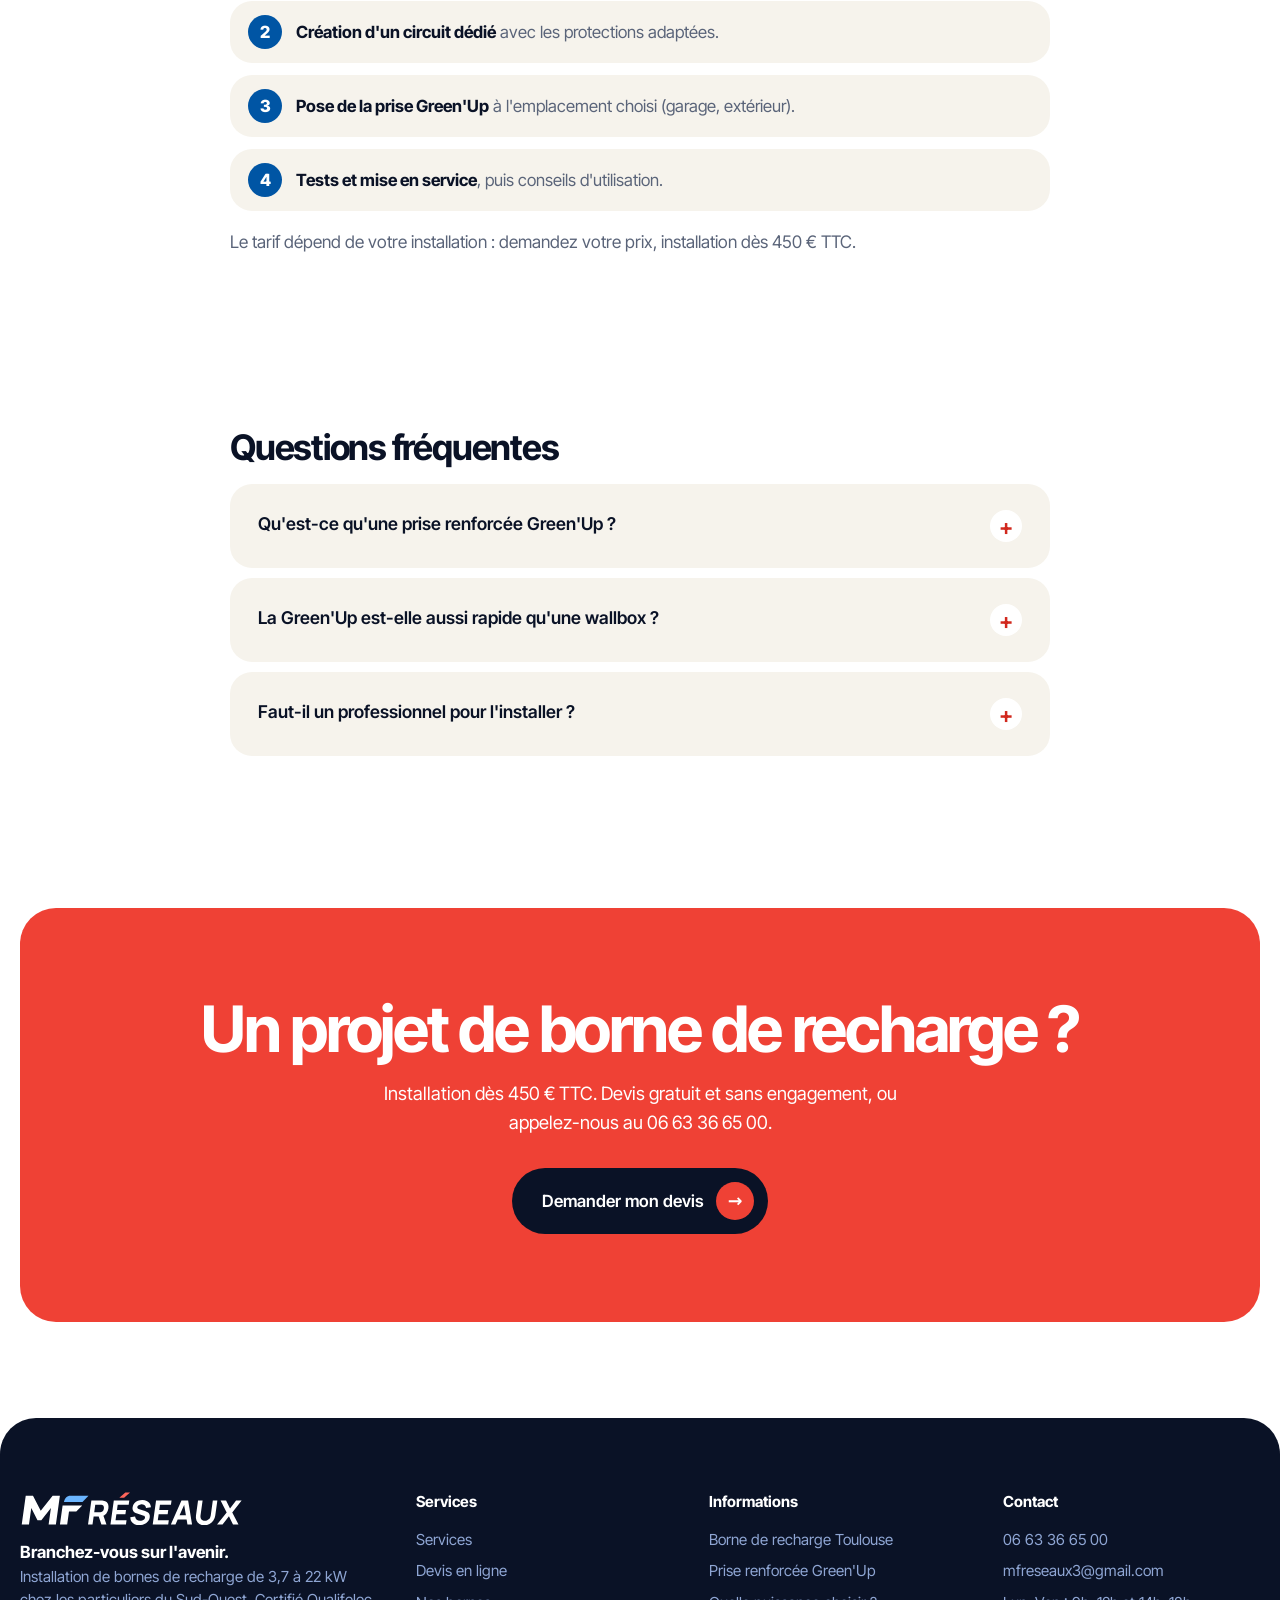
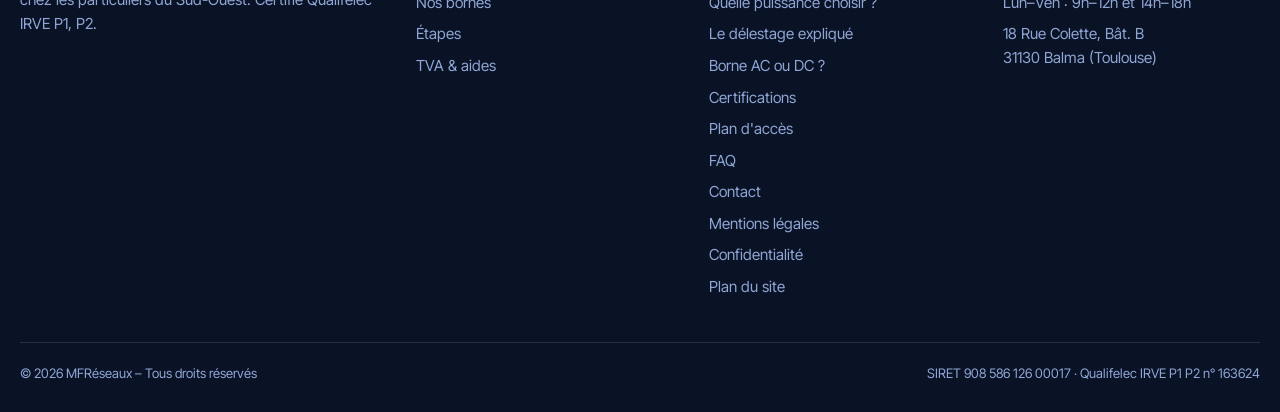
<file: prise-renforcee-green-up.html>
<!doctype html>
<html lang="fr">
<head>
<meta charset="utf-8">
<meta name="viewport" content="width=device-width,initial-scale=1">
<title>Installation prise renforcée Green'Up | MFRéseaux Toulouse</title>
<meta name="description" content="Installation de prise renforcée Green&#x27;Up Legrand à Toulouse, Balma et dans le Sud-Ouest par un électricien certifié Qualifelec IRVE. Devis gratuit.">
<meta name="robots" content="noindex,nofollow,noarchive">
<meta name="theme-color" content="#0a1f44">
<meta property="og:type" content="article">
<meta property="og:locale" content="fr_FR">
<meta property="og:site_name" content="MFRéseaux">
<meta property="og:title" content="Installation prise renforcée Green&#x27;Up | MFRéseaux Toulouse">
<meta property="og:description" content="Installation de prise renforcée Green&#x27;Up Legrand à Toulouse, Balma et dans le Sud-Ouest par un électricien certifié Qualifelec IRVE. Devis gratuit.">
<meta property="og:image" content="https://www.mfreseaux.fr/assets/images/v2c/og-image-v2c.jpg">
<meta name="twitter:card" content="summary_large_image">
<link rel="icon" href="assets/brand/mfreseaux-wordmark-v2-favicon.svg" type="image/svg+xml">
<link rel="preload" href="assets/fonts/intertight-latin.woff2" as="font" type="font/woff2" crossorigin>
<link rel="stylesheet" href="assets/fonts.css">
<link rel="stylesheet" href="assets/style.css">
<link rel="stylesheet" href="assets/motion.css">
<link rel="stylesheet" href="assets/update.css">
<link rel="stylesheet" href="assets/visuals.css">
<link rel="stylesheet" href="assets/charger-gallery.css">
<link rel="stylesheet" href="assets/header.css">
<link rel="stylesheet" href="assets/pages.css">
<script>document.documentElement.classList.add('js')</script>
<script type="application/ld+json">
{
 "@context": "https://schema.org",
 "@graph": [
  {
   "@type": "BreadcrumbList",
   "itemListElement": [
    {
     "@type": "ListItem",
     "position": 1,
     "name": "Accueil",
     "item": "https://www.mfreseaux.fr/"
    },
    {
     "@type": "ListItem",
     "position": 2,
     "name": "Prise renforcée Green'Up",
     "item": "https://www.mfreseaux.fr/prise-renforcee-green-up.html"
    }
   ]
  },
  {
   "@type": "WebPage",
   "@id": "https://www.mfreseaux.fr/prise-renforcee-green-up.html#page",
   "url": "https://www.mfreseaux.fr/prise-renforcee-green-up.html",
   "name": "Installation prise renforcée Green'Up | MFRéseaux Toulouse",
   "inLanguage": "fr-FR",
   "isPartOf": {
    "@id": "https://www.mfreseaux.fr/#site"
   },
   "about": {
    "@id": "https://www.mfreseaux.fr/#entreprise"
   },
   "dateModified": "2026-10-28"
  },
  {
   "@type": "FAQPage",
   "mainEntity": [
    {
     "@type": "Question",
     "name": "Qu'est-ce qu'une prise renforcée Green'Up ?",
     "acceptedAnswer": {
      "@type": "Answer",
      "text": "C'est une prise conçue par Legrand pour la recharge d'un véhicule électrique. Elle supporte des charges longues sur un circuit dédié, ce qu'une prise domestique classique n'est pas prévue pour faire."
     }
    },
    {
     "@type": "Question",
     "name": "La Green'Up est-elle aussi rapide qu'une wallbox ?",
     "acceptedAnswer": {
      "@type": "Answer",
      "text": "Non. Elle délivre une puissance de l'ordre de 3,2 à 3,7 kW selon le modèle et le câble, contre 7,4 kW ou plus pour une wallbox : la charge est plus lente. Elle convient bien si vous roulez peu ou rechargez la nuit."
     }
    },
    {
     "@type": "Question",
     "name": "Faut-il un professionnel pour l'installer ?",
     "acceptedAnswer": {
      "@type": "Answer",
      "text": "Oui. Elle doit être raccordée sur une ligne dédiée correctement protégée. Un électricien qualifié vérifie votre tableau et installe l'ensemble en sécurité."
     }
    }
   ]
  }
 ]
}
</script>
</head>
<body data-demo="1">
<div class="demo-ribbon" role="note">Version de démonstration · site non encore publié</div>
<a class="skip" href="#contenu">Aller au contenu</a>
<div class="progress-bar" aria-hidden="true"></div>
<div class="banner wrap"><div><span><b>Devis gratuit</b></span><span>Certifié Qualifelec · IRVE P1 · P2 · Sud-Ouest</span></div></div>

<header class="site">
 <div class="wrap">
  <a class="logo" href="index.html" aria-label="MFRéseaux – accueil">
   <img class="brand-logo" src="assets/brand/mfreseaux-wordmark-v2.svg" alt="MF Réseaux" width="944" height="154">
  </a>
  <nav class="main" id="menu" aria-label="Navigation principale">
   <ul>
    <li><a href="index.html#services">Services</a></li>
    <li><a href="index.html#devis">Devis en ligne</a></li>
    <li><a href="index.html#offres">Nos bornes</a></li>
    <li><a href="index.html#etapes">Comment ça marche</a></li>
    <li><a href="index.html#certifications">Certifié</a></li>
    <li><a href="index.html#aides">TVA &amp; aides</a></li>
    <li><a href="index.html#faq">FAQ</a></li>
   </ul>
  </nav>
  <div class="head-cta">
   <a class="tel" href="tel:+33663366500">06 63 36 65 00</a>
   <a class="btn btn-red" href="index.html#devis">Devis gratuit</a>
   <button class="burger" aria-label="Ouvrir le menu" aria-controls="menu" aria-expanded="false"><span></span><span></span><span></span></button>
  </div>
 </div>
</header>
<main id="contenu">
<div class="wrap">
 <nav class="crumbs" aria-label="Fil d'Ariane"><a href="index.html">Accueil</a> <span aria-hidden="true">›</span> <span aria-current="page">Prise renforcée Green'Up</span></nav>
 <header class="page-hero">
  <p class="eyebrow">MFRéseaux · Qualifelec IRVE P1 · P2</p>
  <h1>Installation de prise renforcée Green'Up</h1>
  <p class="lead">La solution simple et économique pour recharger votre voiture électrique chez vous, posée par un électricien certifié Qualifelec IRVE.</p>
  <div class="cta-row"><a class="btn btn-dark" href="index.html#devis">Demander mon devis gratuit <span class="arr" aria-hidden="true">→</span></a><a class="btn btn-red" href="tel:+33663366500">Appeler le 06 63 36 65 00</a></div>
 </header>
 <article class="art">

<section>
 <h2>La prise renforcée Green'Up en bref</h2>
 <p>La prise renforcée Green'Up de Legrand est une alternative simple à la borne de recharge murale. Elle ressemble à une prise classique, mais elle est conçue pour supporter des charges longues. Une prise domestique standard est limitée autour de 2,3 kW (10 A) : la prise renforcée monte à environ 3,2 kW (14 A), voire jusqu'à 3,7 kW selon le modèle et le câble utilisé.</p>
 <p>MFRéseaux installe les prises renforcées Green'Up chez les particuliers de Toulouse, de Balma et du Sud-Ouest.</p>
</section>
<section>
 <h2>Prise renforcée ou wallbox : que choisir ?</h2>
 <table class="tbl">
  <thead><tr><th></th><th>Prise Green'Up</th><th>Wallbox</th></tr></thead>
  <tbody>
   <tr><th scope="row">Budget</th><td>Plus économique</td><td>Plus élevé</td></tr>
   <tr><th scope="row">Puissance</th><td>≈ 3,2 à 3,7 kW selon modèle et câble</td><td>De 3,7 à 22 kW selon le modèle</td></tr>
   <tr><th scope="row">Pilotage et suivi</th><td>Non</td><td>Possible (heures creuses, application)</td></tr>
   <tr><th scope="row">Usage idéal</th><td>Peu de kilomètres, recharge de nuit</td><td>Usage quotidien et plus longs trajets</td></tr>
  </tbody>
 </table>
 <p>Vous hésitez ? Décrivez-nous votre usage : nous vous conseillons la solution adaptée. Voir aussi <a href="quelle-puissance-borne-recharge.html">comment choisir la puissance de votre borne</a>.</p>
</section>
<section>
 <h2>Notre installation de prise Green'Up</h2>
 <ol class="stepsl">
  <li><b>Contrôle de votre tableau électrique</b> et de la ligne existante.</li>
  <li><b>Création d'un circuit dédié</b> avec les protections adaptées.</li>
  <li><b>Pose de la prise Green'Up</b> à l'emplacement choisi (garage, extérieur).</li>
  <li><b>Tests et mise en service</b>, puis conseils d'utilisation.</li>
 </ol>
 <p>Le tarif dépend de votre installation : demandez votre prix, installation dès 450 € TTC.</p>
</section>
 </article>
 <section class="art-faq"><h2>Questions fréquentes</h2><div class="faq"><details><summary>Qu'est-ce qu'une prise renforcée Green'Up ?</summary><p>C'est une prise conçue par Legrand pour la recharge d'un véhicule électrique. Elle supporte des charges longues sur un circuit dédié, ce qu'une prise domestique classique n'est pas prévue pour faire.</p></details><details><summary>La Green'Up est-elle aussi rapide qu'une wallbox ?</summary><p>Non. Elle délivre une puissance de l'ordre de 3,2 à 3,7 kW selon le modèle et le câble, contre 7,4 kW ou plus pour une wallbox : la charge est plus lente. Elle convient bien si vous roulez peu ou rechargez la nuit.</p></details><details><summary>Faut-il un professionnel pour l'installer ?</summary><p>Oui. Elle doit être raccordée sur une ligne dédiée correctement protégée. Un électricien qualifié vérifie votre tableau et installe l'ensemble en sécurité.</p></details></div></section>
 <div class="final"><h2>Un projet de borne de recharge ?</h2><p>Installation dès 450 € TTC. Devis gratuit et sans engagement, ou appelez-nous au 06 63 36 65 00.</p><a class="btn btn-dark" href="index.html#devis">Demander mon devis <span class="arr" aria-hidden="true">→</span></a></div>
</div>
</main>
<footer class="site">
 <div class="wrap">
  <div class="cols">
   <div><a class="logo" href="index.html"><img class="brand-logo" src="assets/brand/mfreseaux-wordmark-v2-inverse.svg" alt="MF Réseaux" width="944" height="154" loading="lazy"></a><p><b>Branchez-vous sur l'avenir.</b><br>Installation de bornes de recharge de 3,7 à 22 kW chez les particuliers du Sud-Ouest. Certifié Qualifelec IRVE P1, P2.</p></div>
   <div><h4>Services</h4><ul><li><a href="index.html#services">Services</a></li><li><a href="index.html#devis">Devis en ligne</a></li><li><a href="index.html#offres">Nos bornes</a></li><li><a href="index.html#etapes">Étapes</a></li><li><a href="index.html#aides">TVA &amp; aides</a></li></ul></div>
   <div><h4>Informations</h4><ul><li><a href="borne-de-recharge-toulouse.html">Borne de recharge Toulouse</a></li><li><a href="prise-renforcee-green-up.html">Prise renforcée Green'Up</a></li><li><a href="quelle-puissance-borne-recharge.html">Quelle puissance choisir ?</a></li><li><a href="delestage-borne-de-recharge.html">Le délestage expliqué</a></li><li><a href="guide-borne-ac-dc.html">Borne AC ou DC ?</a></li><li><a href="index.html#certifications">Certifications</a></li><li><a href="index.html#acces">Plan d'accès</a></li><li><a href="index.html#faq">FAQ</a></li><li><a href="contact.html">Contact</a></li><li><a href="mentions-legales.html">Mentions légales</a></li><li><a href="politique-de-confidentialite.html">Confidentialité</a></li><li><a href="plan-du-site.html">Plan du site</a></li></ul></div>
   <div><h4>Contact</h4><ul><li><a href="tel:+33663366500">06 63 36 65 00</a></li><li>mfreseaux3@gmail.com</li><li>Lun–Ven : 9h–12h et 14h–18h</li><li>18 Rue Colette, Bât. B<br>31130 Balma (Toulouse)</li></ul></div>
  </div>
  <div class="legal"><span>© 2026 MFRéseaux – Tous droits réservés</span><span>SIRET 908 586 126 00017 · Qualifelec IRVE P1 P2 n° 163624</span></div>
 </div>
</footer>
<a class="btn btn-red sticky-call" href="tel:+33663366500">Appeler le 06 63 36 65 00</a>
<script src="assets/app.js" defer></script>
</body>
</html>
</file>
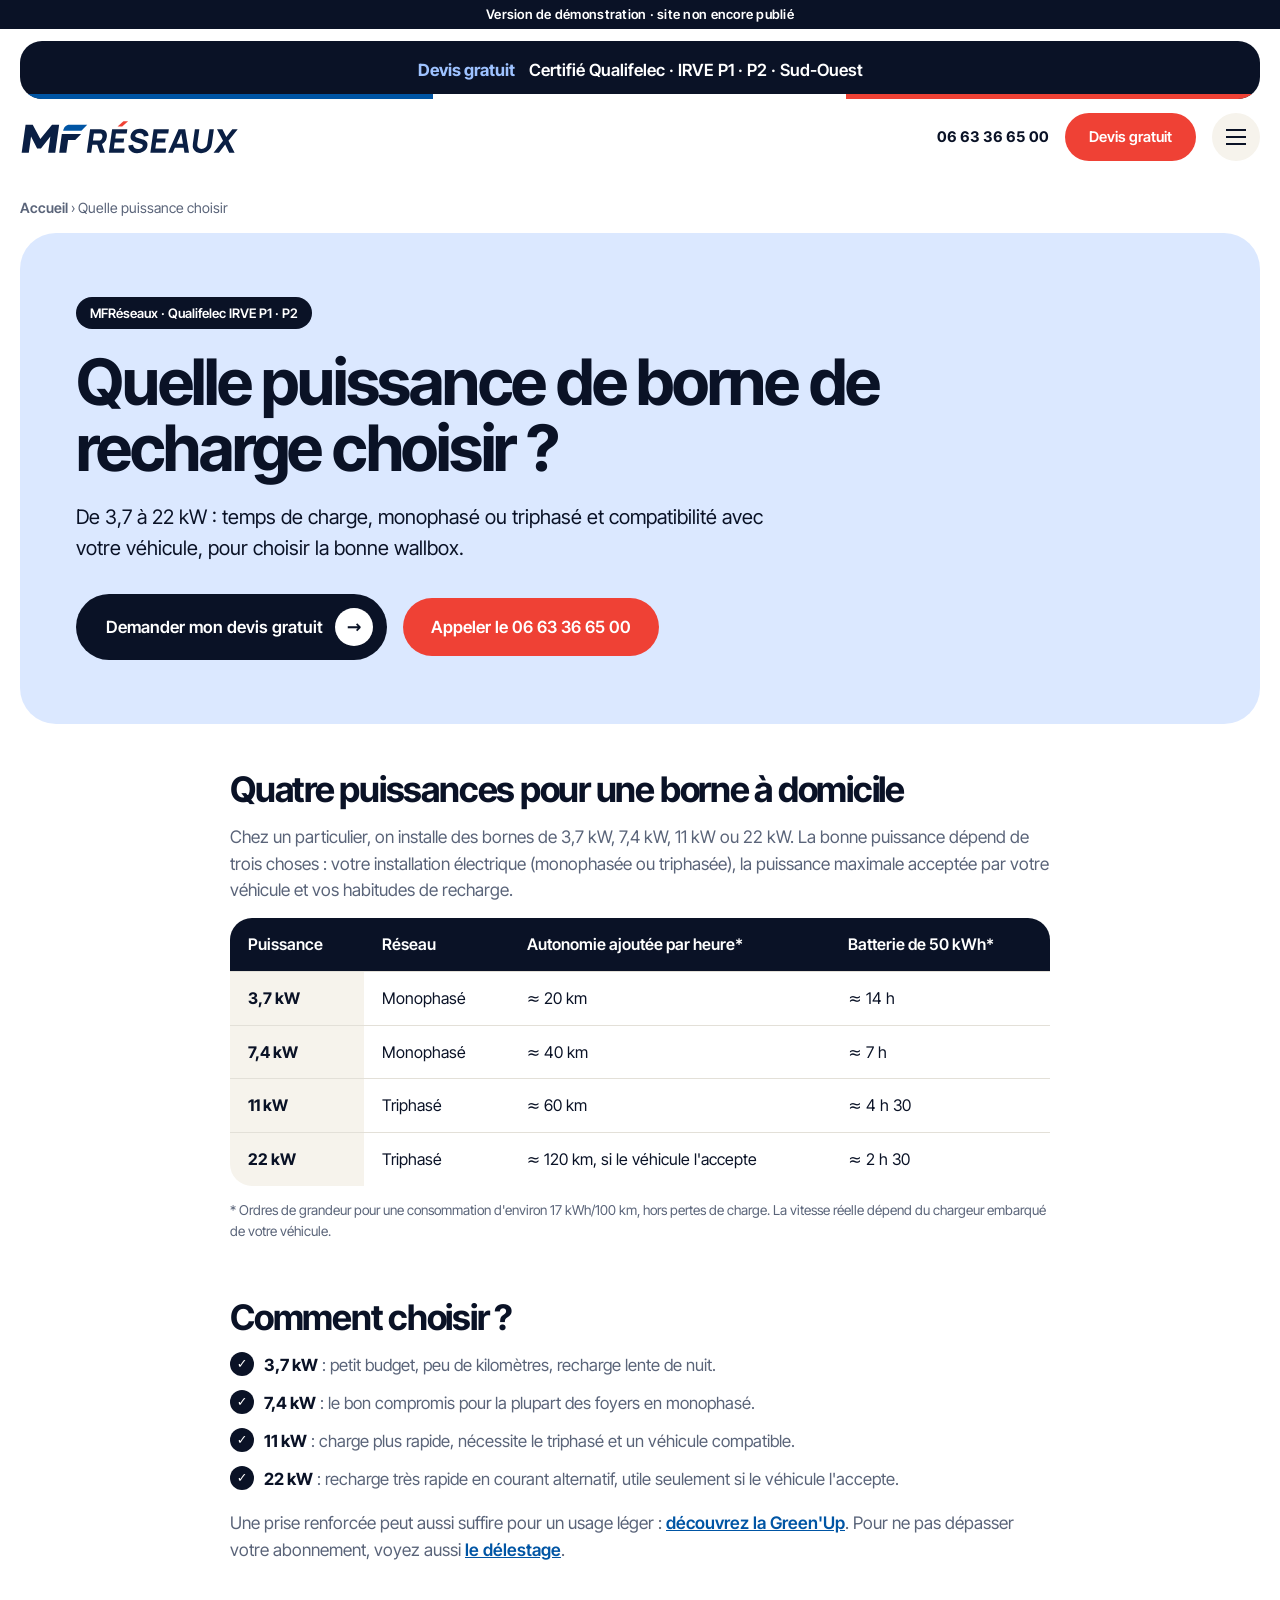
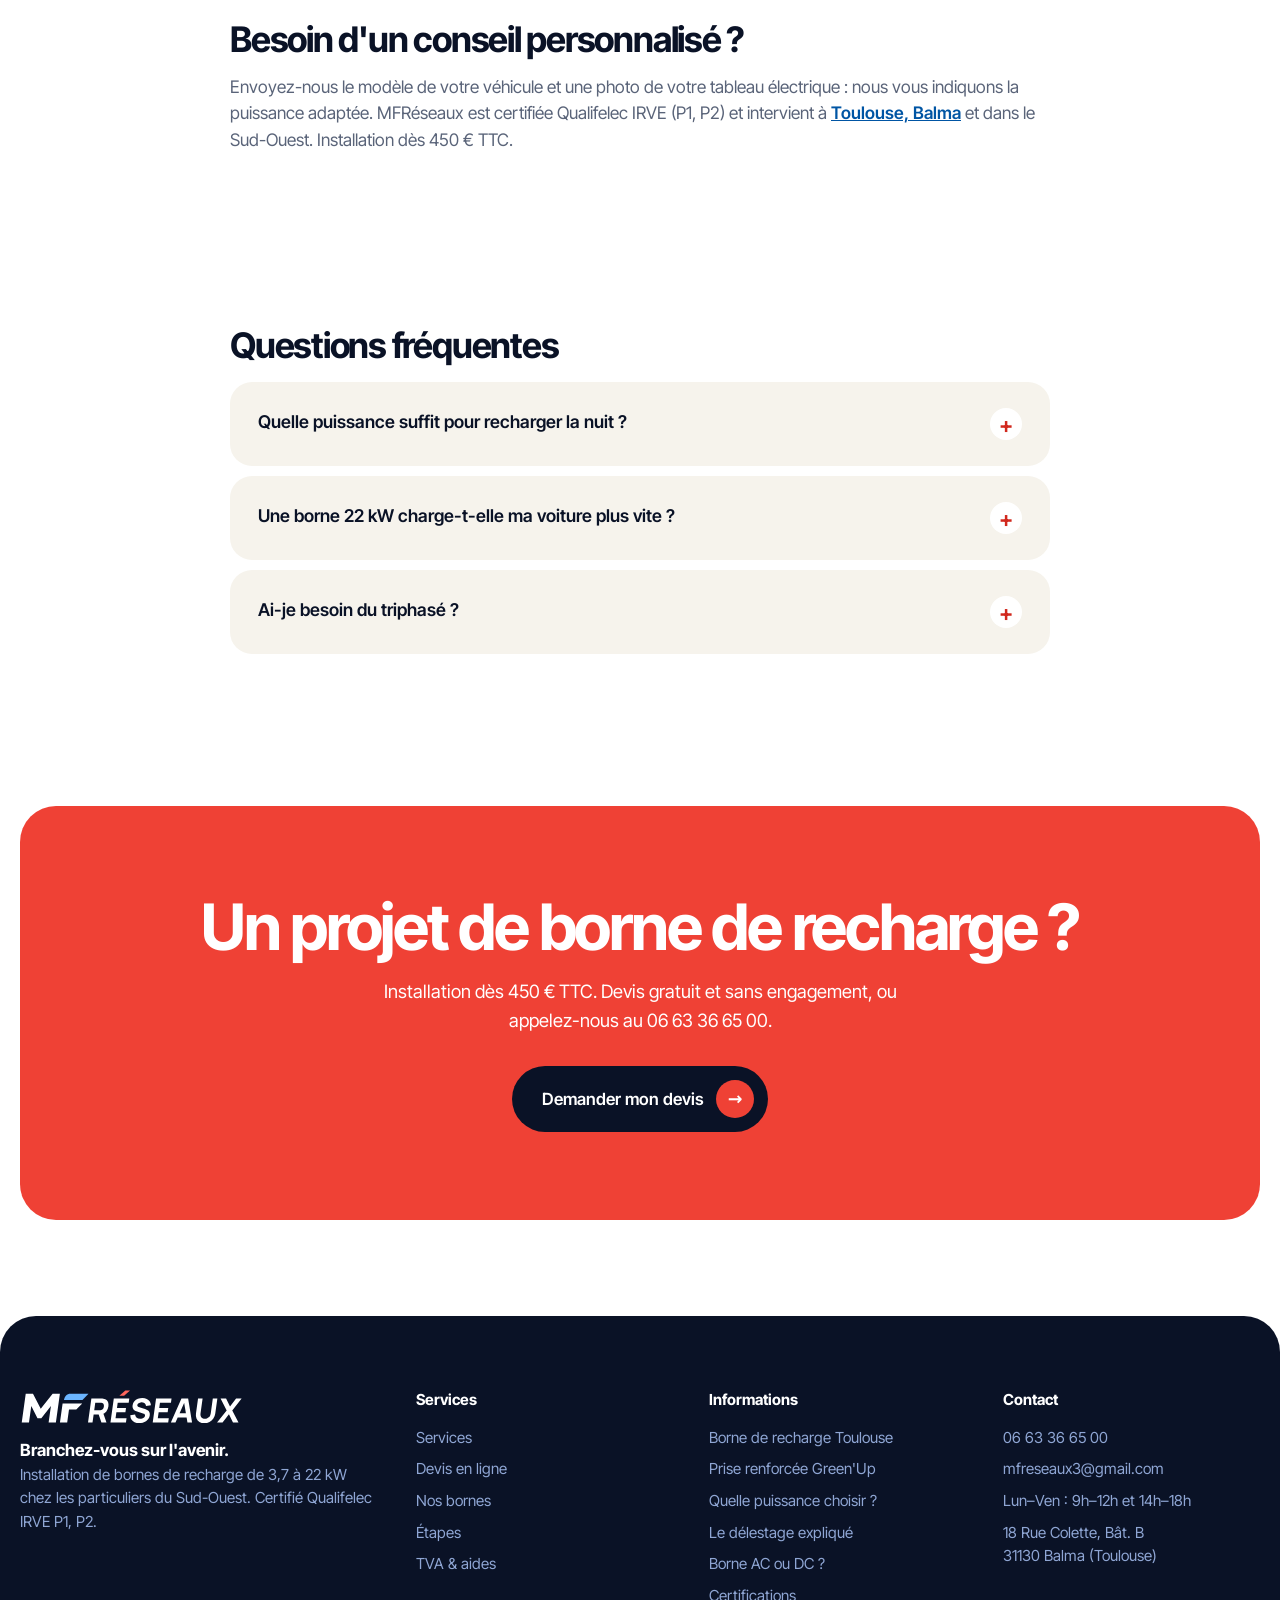
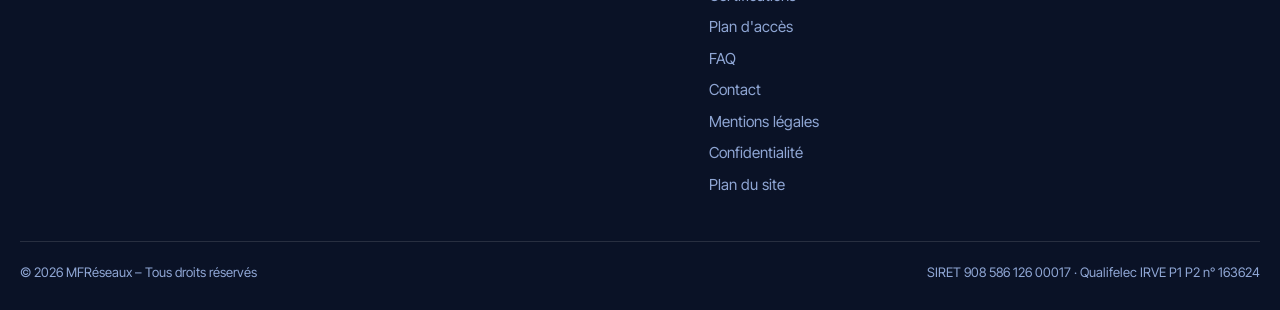
<file: quelle-puissance-borne-recharge.html>
<!doctype html>
<html lang="fr">
<head>
<meta charset="utf-8">
<meta name="viewport" content="width=device-width,initial-scale=1">
<title>Quelle puissance de borne de recharge choisir ? 3,7 à 22 kW</title>
<meta name="description" content="3,7, 7,4, 11 ou 22 kW : quelle puissance de borne de recharge choisir ? Temps de charge, monophasé ou triphasé, conseils d&#x27;un installateur certifié.">
<meta name="robots" content="noindex,nofollow,noarchive">
<meta name="theme-color" content="#0a1f44">
<meta property="og:type" content="article">
<meta property="og:locale" content="fr_FR">
<meta property="og:site_name" content="MFRéseaux">
<meta property="og:title" content="Quelle puissance de borne de recharge choisir ? 3,7 à 22 kW">
<meta property="og:description" content="3,7, 7,4, 11 ou 22 kW : quelle puissance de borne de recharge choisir ? Temps de charge, monophasé ou triphasé, conseils d&#x27;un installateur certifié.">
<meta property="og:image" content="https://www.mfreseaux.fr/assets/images/v2c/og-image-v2c.jpg">
<meta name="twitter:card" content="summary_large_image">
<link rel="icon" href="assets/brand/mfreseaux-wordmark-v2-favicon.svg" type="image/svg+xml">
<link rel="preload" href="assets/fonts/intertight-latin.woff2" as="font" type="font/woff2" crossorigin>
<link rel="stylesheet" href="assets/fonts.css">
<link rel="stylesheet" href="assets/style.css">
<link rel="stylesheet" href="assets/motion.css">
<link rel="stylesheet" href="assets/update.css">
<link rel="stylesheet" href="assets/visuals.css">
<link rel="stylesheet" href="assets/charger-gallery.css">
<link rel="stylesheet" href="assets/header.css">
<link rel="stylesheet" href="assets/pages.css">
<script>document.documentElement.classList.add('js')</script>
<script type="application/ld+json">
{
 "@context": "https://schema.org",
 "@graph": [
  {
   "@type": "BreadcrumbList",
   "itemListElement": [
    {
     "@type": "ListItem",
     "position": 1,
     "name": "Accueil",
     "item": "https://www.mfreseaux.fr/"
    },
    {
     "@type": "ListItem",
     "position": 2,
     "name": "Quelle puissance choisir",
     "item": "https://www.mfreseaux.fr/quelle-puissance-borne-recharge.html"
    }
   ]
  },
  {
   "@type": "WebPage",
   "@id": "https://www.mfreseaux.fr/quelle-puissance-borne-recharge.html#page",
   "url": "https://www.mfreseaux.fr/quelle-puissance-borne-recharge.html",
   "name": "Quelle puissance de borne de recharge choisir ? 3,7 à 22 kW",
   "inLanguage": "fr-FR",
   "isPartOf": {
    "@id": "https://www.mfreseaux.fr/#site"
   },
   "about": {
    "@id": "https://www.mfreseaux.fr/#entreprise"
   },
   "dateModified": "2026-10-28"
  },
  {
   "@type": "FAQPage",
   "mainEntity": [
    {
     "@type": "Question",
     "name": "Quelle puissance suffit pour recharger la nuit ?",
     "acceptedAnswer": {
      "@type": "Answer",
      "text": "Une borne de 7,4 kW recharge la plupart des batteries pendant une nuit. Avec 3,7 kW, comptez plus de temps : c'est possible si vous roulez peu."
     }
    },
    {
     "@type": "Question",
     "name": "Une borne 22 kW charge-t-elle ma voiture plus vite ?",
     "acceptedAnswer": {
      "@type": "Answer",
      "text": "Seulement si votre véhicule accepte cette puissance en courant alternatif. Beaucoup de voitures sont limitées à 7,4 ou 11 kW : inutile alors de payer une borne plus puissante."
     }
    },
    {
     "@type": "Question",
     "name": "Ai-je besoin du triphasé ?",
     "acceptedAnswer": {
      "@type": "Answer",
      "text": "Pour 11 et 22 kW, oui. Pour 3,7 et 7,4 kW, le monophasé suffit."
     }
    }
   ]
  }
 ]
}
</script>
</head>
<body data-demo="1">
<div class="demo-ribbon" role="note">Version de démonstration · site non encore publié</div>
<a class="skip" href="#contenu">Aller au contenu</a>
<div class="progress-bar" aria-hidden="true"></div>
<div class="banner wrap"><div><span><b>Devis gratuit</b></span><span>Certifié Qualifelec · IRVE P1 · P2 · Sud-Ouest</span></div></div>

<header class="site">
 <div class="wrap">
  <a class="logo" href="index.html" aria-label="MFRéseaux – accueil">
   <img class="brand-logo" src="assets/brand/mfreseaux-wordmark-v2.svg" alt="MF Réseaux" width="944" height="154">
  </a>
  <nav class="main" id="menu" aria-label="Navigation principale">
   <ul>
    <li><a href="index.html#services">Services</a></li>
    <li><a href="index.html#devis">Devis en ligne</a></li>
    <li><a href="index.html#offres">Nos bornes</a></li>
    <li><a href="index.html#etapes">Comment ça marche</a></li>
    <li><a href="index.html#certifications">Certifié</a></li>
    <li><a href="index.html#aides">TVA &amp; aides</a></li>
    <li><a href="index.html#faq">FAQ</a></li>
   </ul>
  </nav>
  <div class="head-cta">
   <a class="tel" href="tel:+33663366500">06 63 36 65 00</a>
   <a class="btn btn-red" href="index.html#devis">Devis gratuit</a>
   <button class="burger" aria-label="Ouvrir le menu" aria-controls="menu" aria-expanded="false"><span></span><span></span><span></span></button>
  </div>
 </div>
</header>
<main id="contenu">
<div class="wrap">
 <nav class="crumbs" aria-label="Fil d'Ariane"><a href="index.html">Accueil</a> <span aria-hidden="true">›</span> <span aria-current="page">Quelle puissance choisir</span></nav>
 <header class="page-hero">
  <p class="eyebrow">MFRéseaux · Qualifelec IRVE P1 · P2</p>
  <h1>Quelle puissance de borne de recharge choisir ?</h1>
  <p class="lead">De 3,7 à 22 kW : temps de charge, monophasé ou triphasé et compatibilité avec votre véhicule, pour choisir la bonne wallbox.</p>
  <div class="cta-row"><a class="btn btn-dark" href="index.html#devis">Demander mon devis gratuit <span class="arr" aria-hidden="true">→</span></a><a class="btn btn-red" href="tel:+33663366500">Appeler le 06 63 36 65 00</a></div>
 </header>
 <article class="art">

<section>
 <h2>Quatre puissances pour une borne à domicile</h2>
 <p>Chez un particulier, on installe des bornes de 3,7 kW, 7,4 kW, 11 kW ou 22 kW. La bonne puissance dépend de trois choses : votre installation électrique (monophasée ou triphasée), la puissance maximale acceptée par votre véhicule et vos habitudes de recharge.</p>
 <table class="tbl">
  <thead><tr><th>Puissance</th><th>Réseau</th><th>Autonomie ajoutée par heure*</th><th>Batterie de 50 kWh*</th></tr></thead>
  <tbody>
   <tr><th scope="row">3,7 kW</th><td>Monophasé</td><td>≈ 20 km</td><td>≈ 14 h</td></tr>
   <tr><th scope="row">7,4 kW</th><td>Monophasé</td><td>≈ 40 km</td><td>≈ 7 h</td></tr>
   <tr><th scope="row">11 kW</th><td>Triphasé</td><td>≈ 60 km</td><td>≈ 4 h 30</td></tr>
   <tr><th scope="row">22 kW</th><td>Triphasé</td><td>≈ 120 km, si le véhicule l'accepte</td><td>≈ 2 h 30</td></tr>
  </tbody>
 </table>
 <p class="small">* Ordres de grandeur pour une consommation d'environ 17 kWh/100 km, hors pertes de charge. La vitesse réelle dépend du chargeur embarqué de votre véhicule.</p>
</section>
<section>
 <h2>Comment choisir ?</h2>
 <ul class="ticks">
  <li><b>3,7 kW</b> : petit budget, peu de kilomètres, recharge lente de nuit.</li>
  <li><b>7,4 kW</b> : le bon compromis pour la plupart des foyers en monophasé.</li>
  <li><b>11 kW</b> : charge plus rapide, nécessite le triphasé et un véhicule compatible.</li>
  <li><b>22 kW</b> : recharge très rapide en courant alternatif, utile seulement si le véhicule l'accepte.</li>
 </ul>
 <p>Une prise renforcée peut aussi suffire pour un usage léger : <a href="prise-renforcee-green-up.html">découvrez la Green'Up</a>. Pour ne pas dépasser votre abonnement, voyez aussi <a href="delestage-borne-de-recharge.html">le délestage</a>.</p>
</section>
<section>
 <h2>Besoin d'un conseil personnalisé ?</h2>
 <p>Envoyez-nous le modèle de votre véhicule et une photo de votre tableau électrique : nous vous indiquons la puissance adaptée. MFRéseaux est certifiée Qualifelec IRVE (P1, P2) et intervient à <a href="borne-de-recharge-toulouse.html">Toulouse, Balma</a> et dans le Sud-Ouest. Installation dès 450 € TTC.</p>
</section>
 </article>
 <section class="art-faq"><h2>Questions fréquentes</h2><div class="faq"><details><summary>Quelle puissance suffit pour recharger la nuit ?</summary><p>Une borne de 7,4 kW recharge la plupart des batteries pendant une nuit. Avec 3,7 kW, comptez plus de temps : c'est possible si vous roulez peu.</p></details><details><summary>Une borne 22 kW charge-t-elle ma voiture plus vite ?</summary><p>Seulement si votre véhicule accepte cette puissance en courant alternatif. Beaucoup de voitures sont limitées à 7,4 ou 11 kW : inutile alors de payer une borne plus puissante.</p></details><details><summary>Ai-je besoin du triphasé ?</summary><p>Pour 11 et 22 kW, oui. Pour 3,7 et 7,4 kW, le monophasé suffit.</p></details></div></section>
 <div class="final"><h2>Un projet de borne de recharge ?</h2><p>Installation dès 450 € TTC. Devis gratuit et sans engagement, ou appelez-nous au 06 63 36 65 00.</p><a class="btn btn-dark" href="index.html#devis">Demander mon devis <span class="arr" aria-hidden="true">→</span></a></div>
</div>
</main>
<footer class="site">
 <div class="wrap">
  <div class="cols">
   <div><a class="logo" href="index.html"><img class="brand-logo" src="assets/brand/mfreseaux-wordmark-v2-inverse.svg" alt="MF Réseaux" width="944" height="154" loading="lazy"></a><p><b>Branchez-vous sur l'avenir.</b><br>Installation de bornes de recharge de 3,7 à 22 kW chez les particuliers du Sud-Ouest. Certifié Qualifelec IRVE P1, P2.</p></div>
   <div><h4>Services</h4><ul><li><a href="index.html#services">Services</a></li><li><a href="index.html#devis">Devis en ligne</a></li><li><a href="index.html#offres">Nos bornes</a></li><li><a href="index.html#etapes">Étapes</a></li><li><a href="index.html#aides">TVA &amp; aides</a></li></ul></div>
   <div><h4>Informations</h4><ul><li><a href="borne-de-recharge-toulouse.html">Borne de recharge Toulouse</a></li><li><a href="prise-renforcee-green-up.html">Prise renforcée Green'Up</a></li><li><a href="quelle-puissance-borne-recharge.html">Quelle puissance choisir ?</a></li><li><a href="delestage-borne-de-recharge.html">Le délestage expliqué</a></li><li><a href="guide-borne-ac-dc.html">Borne AC ou DC ?</a></li><li><a href="index.html#certifications">Certifications</a></li><li><a href="index.html#acces">Plan d'accès</a></li><li><a href="index.html#faq">FAQ</a></li><li><a href="contact.html">Contact</a></li><li><a href="mentions-legales.html">Mentions légales</a></li><li><a href="politique-de-confidentialite.html">Confidentialité</a></li><li><a href="plan-du-site.html">Plan du site</a></li></ul></div>
   <div><h4>Contact</h4><ul><li><a href="tel:+33663366500">06 63 36 65 00</a></li><li>mfreseaux3@gmail.com</li><li>Lun–Ven : 9h–12h et 14h–18h</li><li>18 Rue Colette, Bât. B<br>31130 Balma (Toulouse)</li></ul></div>
  </div>
  <div class="legal"><span>© 2026 MFRéseaux – Tous droits réservés</span><span>SIRET 908 586 126 00017 · Qualifelec IRVE P1 P2 n° 163624</span></div>
 </div>
</footer>
<a class="btn btn-red sticky-call" href="tel:+33663366500">Appeler le 06 63 36 65 00</a>
<script src="assets/app.js" defer></script>
</body>
</html>
</file>
<file: assets/fonts.css>
/* Inter Tight (SIL Open Font License) — hébergée localement, sans appel à Google */
@font-face{font-family:'Inter Tight';font-style:normal;font-weight:400 800;font-display:swap;src:url(fonts/intertight-latin-ext.woff2) format('woff2');unicode-range:U+0100-02BA,U+02BD-02C5,U+02C7-02CC,U+02CE-02D7,U+02DD-02FF,U+0304,U+0308,U+0329,U+1D00-1DBF,U+1E00-1E9F,U+1EF2-1EFF,U+2020,U+20A0-20AB,U+20AD-20C4,U+2113,U+2C60-2C7F,U+A720-A7FF}
@font-face{font-family:'Inter Tight';font-style:normal;font-weight:400 800;font-display:swap;src:url(fonts/intertight-latin.woff2) format('woff2');unicode-range:U+0000-00FF,U+0131,U+0152-0153,U+02BB-02BC,U+02C6,U+02DA,U+02DC,U+0304,U+0308,U+0329,U+2000-206F,U+20AC,U+2122,U+2191,U+2193,U+2212,U+2215,U+FEFF,U+FFFD}
</file>
<file: assets/style.css>
/* MFRéseaux — blocs arrondis, grands titres, palette tricolore */
:root{
  --ink:#0a1226;--navy:#0a1f44;--navy-2:#10305f;--blue:#0055a4;--red:#ef4135;--red-dark:#d1281d;
  --sky:#dbe8ff;--cream:#f6f3ec;--blush:#ffe2de;--white:#fff;--muted:#5a6479;--line:#e3e0d8;
  --r:36px;--r-sm:22px;--glow:#9ec2ff;--on-dark:#d6e2fb;--on-dark-2:#8fa6d4;--on-accent:#fff;--accent-ink:#d1281d;
  --font:'Inter Tight','Inter',system-ui,-apple-system,'Segoe UI',Roboto,sans-serif;
}
*{box-sizing:border-box;margin:0;padding:0}
html{scroll-behavior:smooth;scroll-padding-top:90px}
body{font-family:var(--font);color:var(--ink);background:#fff;line-height:1.55;-webkit-font-smoothing:antialiased;font-size:1.05rem}
img,svg{max-width:100%;display:block}
a{color:inherit}
h1,h2,h3{line-height:1.02;letter-spacing:-.035em;font-weight:700}
h1{font-size:clamp(2.6rem,6.4vw,5rem)}
h2{font-size:clamp(2rem,4.4vw,3.4rem)}
h3{font-size:1.35rem;letter-spacing:-.02em}
.wrap{width:min(1240px,100% - 32px);margin-inline:auto}
.skip{position:absolute;left:-999px;top:8px;background:var(--ink);color:#fff;padding:10px 16px;border-radius:999px;z-index:100}
.skip:focus{left:8px}
:focus-visible{outline:3px solid var(--accent-ink);outline-offset:3px}

/* Boutons pilule */
.btn{display:inline-flex;align-items:center;justify-content:center;gap:12px;padding:14px 26px;border-radius:999px;font:inherit;font-weight:600;text-decoration:none;border:2px solid transparent;cursor:pointer;transition:transform .15s,background .15s}
.btn:hover{transform:translateY(-2px)}
.btn-dark{background:var(--ink);color:#fff;padding:12px 12px 12px 28px}
.btn-dark:hover{background:var(--navy-2)}
.btn .arr{display:grid;place-items:center;width:38px;height:38px;border-radius:50%;background:#fff;color:var(--ink);font-size:1.1rem}
.btn-red{background:var(--red);color:var(--on-accent)}
.btn-red:hover{background:var(--red-dark)}
.btn-blue{background:var(--blue);color:#fff}
.btn-line{border-color:var(--ink);background:transparent;color:var(--ink)}
.btn-line:hover{background:var(--ink);color:#fff}

/* Bandeau + header */
.banner{margin-top:12px}
.banner div{background:var(--ink);color:#fff;border-radius:var(--r-sm);padding:16px 24px;display:flex;justify-content:center;align-items:center;gap:14px;flex-wrap:wrap;font-weight:600;position:relative;overflow:hidden}
.banner div::after{content:"";position:absolute;left:0;right:0;bottom:0;height:5px;background:linear-gradient(90deg,var(--blue) 0 33.3%,#fff 33.3% 66.6%,var(--red) 66.6%)}
.banner b{color:var(--glow)}
header.site{position:sticky;top:0;z-index:50;background:rgba(255,255,255,.9);backdrop-filter:blur(12px)}
header.site .wrap{display:flex;align-items:center;justify-content:space-between;height:78px;gap:16px}
.logo{display:flex;align-items:center;gap:10px;text-decoration:none;font-weight:800;font-size:1.7rem;color:var(--ink);letter-spacing:-.05em}
.logo i{font-style:normal;color:var(--accent-ink)}
.logo-mark{width:36px;height:36px}
nav.main ul{display:flex;gap:6px;list-style:none;font-weight:600;font-size:.95rem;background:var(--cream);padding:5px;border-radius:999px}
nav.main a{display:block;text-decoration:none;padding:9px 16px;border-radius:999px}
nav.main a:hover{background:#fff}
.head-cta{display:flex;align-items:center;gap:14px}
.tel{font-weight:700;text-decoration:none}
.burger{display:none;background:var(--cream);border:0;width:46px;height:46px;border-radius:50%;cursor:pointer}
.burger span{display:block;width:20px;height:2px;background:var(--ink);margin:5px auto}

/* Hero : grand bloc arrondi */
.hero{padding:12px 0 0}
.hero .wrap{background:var(--sky);border-radius:var(--r);padding:72px 64px;display:grid;grid-template-columns:1.15fr .85fr;gap:32px;align-items:center;position:relative;overflow:hidden}
.hero .wrap::before{content:"";position:absolute;top:0;left:0;right:0;height:56px;background:rgba(255,255,255,.45);border-radius:var(--r) var(--r) 0 0}
.hero .wrap>*{position:relative}
.badge{display:inline-flex;gap:8px;align-items:center;background:#fff;padding:7px 16px;border-radius:999px;font-size:.88rem;font-weight:600;margin:24px 0 22px}
.badge::before{content:"";width:8px;height:8px;border-radius:50%;background:var(--red)}
.hero h1 em{font-style:normal;background:linear-gradient(transparent 70%,color-mix(in srgb,var(--red) 70%,transparent) 70% 94%,transparent 94%)}
.hero p.lead{font-size:1.25rem;margin:24px 0 34px;max-width:560px;color:var(--ink)}
.cta-row{display:flex;align-items:center;gap:22px;flex-wrap:wrap}
.price-tag{display:flex;align-items:center;gap:16px;color:var(--muted)}
.price-tag::before{content:"";width:1px;height:42px;background:var(--blue)}
.price-tag strong{color:var(--ink);font-weight:700}
.hero-art svg{width:100%;margin-top:24px}

/* Confiance */
.trust{margin-top:14px}
.trust ul{list-style:none;display:grid;grid-template-columns:repeat(4,1fr);gap:14px}
.trust li{padding:24px;display:flex;gap:14px;align-items:center;border-radius:var(--r-sm);background:var(--cream)}
.trust li:nth-child(1){background:var(--blush)}
.trust li:nth-child(3){background:var(--sky)}
.trust svg{width:34px;height:34px;flex:none}
.trust b{display:block;font-size:1.02rem}
.trust span{font-size:.86rem;color:var(--muted)}

/* Sections */
section{padding:96px 0}
.alt{background:var(--cream);border-radius:var(--r);margin-inline:16px}
.eyebrow{display:inline-block;background:var(--ink);color:#fff;font-weight:600;font-size:.82rem;padding:6px 14px;border-radius:999px;margin-bottom:18px}
.sec-head{max-width:760px;margin-bottom:52px}
.sec-head p{color:var(--muted);margin-top:18px;font-size:1.15rem}
.center{text-align:center;margin-inline:auto}

/* Configurateur */
.config{display:grid;grid-template-columns:1.15fr .85fr;gap:16px;align-items:start}
.card{background:var(--cream);border-radius:var(--r);padding:40px}
.progress{display:flex;gap:6px;margin-bottom:28px}
.progress i{flex:1;height:6px;border-radius:6px;background:#d9d4c8}
.progress i.on{background:var(--ink)}
fieldset{border:0}
legend{font-weight:700;font-size:1.6rem;letter-spacing:-.03em;margin-bottom:20px}
.opts{display:grid;grid-template-columns:repeat(2,1fr);gap:12px}
.opt input{position:absolute;opacity:0}
.opt label{display:block;padding:18px 20px;border:2px solid transparent;background:#fff;border-radius:var(--r-sm);cursor:pointer;font-weight:700;transition:.15s;height:100%}
.opt label small{display:block;font-weight:500;color:var(--muted);font-size:.86rem}
.opt input:checked+label{border-color:var(--ink);background:var(--sky)}
.opt input:focus-visible+label{outline:3px solid var(--red);outline-offset:2px}
.step{display:none}.step.on{display:block}
.nav-step{display:flex;justify-content:space-between;margin-top:28px;gap:12px}
.result{background:var(--navy);color:#fff;border-radius:var(--r);padding:40px;position:sticky;top:96px}
.result h3{font-size:.85rem;color:var(--glow);font-weight:600}
.result .est{font-size:clamp(2.2rem,4vw,3.2rem);font-weight:700;margin:12px 0 4px;letter-spacing:-.04em;line-height:1}
.result ul{list-style:none;margin:22px 0;display:grid;gap:10px;color:var(--on-dark)}
.result li::before{content:"✓";color:var(--red);font-weight:800;margin-right:10px}
.result small{color:var(--on-dark-2);display:block;margin-top:14px;font-size:.78rem}
form.lead{display:grid;gap:12px;margin-top:6px}
form.lead label{font-weight:600;font-size:.9rem;display:grid;gap:6px}
input[type=text],input[type=tel],input[type=email]{padding:14px 18px;border:2px solid transparent;border-radius:999px;font:inherit;background:#fff}
input:focus{border-color:var(--ink);outline:none}
.check{display:flex!important;gap:10px;font-weight:500!important;font-size:.82rem!important;color:var(--muted)}
.ok{display:none;padding:20px;border-radius:var(--r-sm);background:#e1f5e8;color:#136b3a;font-weight:600}

/* Étapes */
.steps{display:grid;grid-template-columns:repeat(5,1fr);gap:14px;counter-reset:s;list-style:none}
.steps li{background:#fff;border-radius:var(--r-sm);padding:28px 24px;min-height:240px;display:flex;flex-direction:column}
.steps li::before{counter-increment:s;content:"0" counter(s);font-size:3.4rem;font-weight:700;letter-spacing:-.05em;line-height:1;color:var(--blue);margin-bottom:auto;padding-bottom:28px}
.steps li:nth-child(5)::before{color:var(--accent-ink)}
.steps h3{font-size:1.15rem;margin-bottom:8px}
.steps p{font-size:.92rem;color:var(--muted)}

/* Offres */
.offers{display:grid;grid-template-columns:repeat(3,1fr);gap:14px}
.offer{background:var(--sky);border-radius:var(--r);padding:38px;display:flex;flex-direction:column;position:relative}
.offer:nth-child(3){background:var(--blush)}
.offer.pop{background:var(--navy);color:#fff}
.offer.pop::before{content:"Le plus choisi";position:absolute;top:22px;right:22px;background:var(--red);color:var(--on-accent);font-size:.78rem;font-weight:700;padding:5px 13px;border-radius:999px}
.offer .kw{font-size:4rem;font-weight:700;letter-spacing:-.06em;line-height:1;margin:18px 0 0}
.offer .kw small{font-size:1rem;letter-spacing:0;font-weight:500;opacity:.7}
.offer ul{list-style:none;margin:22px 0 28px;display:grid;gap:10px;flex:1}
.offer li::before{content:"✓";font-weight:800;margin-right:10px;color:var(--accent-ink)}
.offer.pop li::before{color:var(--red)}
.offer .from{opacity:.8;margin-bottom:16px}
.offer .from b{font-size:1.8rem;letter-spacing:-.03em;opacity:1}
.offer.pop .btn-line{border-color:#fff;color:#fff}

/* Pourquoi / aides */
.split{display:grid;grid-template-columns:1fr 1fr;gap:56px;align-items:center}
.feat{display:grid;gap:22px;margin-top:32px;list-style:none}
.feat li{display:flex;gap:16px}
.feat svg{width:30px;height:30px;color:var(--accent-ink);flex:none;margin-top:2px}
.feat b{display:block;font-size:1.1rem}
.feat span{color:var(--muted)}
.panel{background:var(--navy);color:#fff;border-radius:var(--r);padding:44px}
.panel h3{margin-bottom:22px;font-size:1.9rem}
.panel dl{display:grid;gap:20px}
.panel dt{font-weight:700;color:var(--glow)}
.panel dd{color:var(--on-dark);font-size:.96rem}
.panel .note{margin-top:24px;font-size:.78rem;color:var(--on-dark-2)}

/* Réalisations & zones */
.gallery{display:grid;grid-template-columns:repeat(3,1fr);gap:14px}
.ph{aspect-ratio:4/3;border-radius:var(--r);background:var(--sky);display:grid;place-items:center;color:var(--navy);font-weight:600;text-align:center;padding:16px}
.ph:nth-child(2){background:var(--cream)}.ph:nth-child(3){background:var(--blush)}
.zones{display:flex;flex-wrap:wrap;gap:10px;list-style:none}
.zones a{display:block;padding:12px 22px;border-radius:999px;background:#fff;text-decoration:none;font-weight:600}
.zones a:hover{background:var(--ink);color:#fff}

/* FAQ */
.faq{max-width:860px;margin-inline:auto;display:grid;gap:10px}
details{background:var(--cream);border-radius:var(--r-sm);padding:6px 28px}
summary{cursor:pointer;font-weight:600;font-size:1.1rem;padding:20px 0;list-style:none;display:flex;justify-content:space-between;gap:16px}
summary::after{content:"+";display:grid;place-items:center;width:32px;height:32px;border-radius:50%;background:#fff;color:var(--accent-ink);font-size:1.4rem;flex:none}
details[open] summary::after{content:"–"}
details p{padding-bottom:22px;color:var(--muted)}

/* CTA final & footer */
.final{background:var(--red);color:var(--on-accent);text-align:center;border-radius:var(--r);padding:88px 24px}
.final h2{font-size:clamp(2.2rem,5vw,4rem)}
.final p{margin:18px auto 32px;max-width:560px;font-size:1.15rem}
.final .btn-dark .arr{background:var(--red);color:var(--on-accent)}
footer.site{background:var(--ink);color:var(--on-dark-2);padding:72px 0 28px;margin-top:96px;font-size:.95rem;border-radius:var(--r) var(--r) 0 0}
footer .cols{display:grid;grid-template-columns:1.4fr 1fr 1fr 1fr;gap:36px}
footer h4{color:#fff;margin-bottom:14px}
footer ul{list-style:none;display:grid;gap:8px}
footer a{text-decoration:none}footer a:hover{color:#fff}
footer .logo{color:#fff;margin-bottom:12px}
footer .legal{border-top:1px solid rgba(255,255,255,.12);margin-top:44px;padding-top:20px;display:flex;justify-content:space-between;gap:12px;flex-wrap:wrap;font-size:.82rem}
.sticky-call{display:none}
.breadcrumb{font-size:.88rem;color:var(--muted);padding:24px 0}
.prose{max-width:780px;padding:24px 0 80px}
.prose h1{font-size:3rem;margin-bottom:24px}
.prose h2{font-size:1.5rem;margin:30px 0 8px}
.prose p{color:var(--muted)}

/* Responsive */
@media(max-width:980px){
  .hero .wrap{grid-template-columns:1fr;padding:56px 28px}
  .config,.split{grid-template-columns:1fr}
  .hero-art{max-width:380px;margin-inline:auto}
  .trust ul{grid-template-columns:1fr 1fr}
  .steps{grid-template-columns:1fr 1fr}
  .steps li{min-height:200px}
  .offers,.gallery{grid-template-columns:1fr}
  footer .cols{grid-template-columns:1fr 1fr}
  .result{position:static}
  nav.main{display:none;position:absolute;top:78px;left:16px;right:16px;background:#fff;border-radius:var(--r-sm);padding:12px;box-shadow:0 24px 48px -12px rgba(0,0,0,.25)}
  nav.main.open{display:block}
  nav.main ul{flex-direction:column;background:none}
  .burger{display:block}
  .head-cta .btn,.head-cta .tel{display:none}
}
@media(max-width:560px){
  section{padding:64px 0}
  .card,.result,.panel{padding:26px}
  .opts,.trust ul,.steps{grid-template-columns:1fr}
  .banner div{font-size:.88rem;padding:14px 16px}
  .sticky-call{display:flex;position:fixed;left:16px;right:16px;bottom:14px;z-index:60;box-shadow:0 10px 30px rgba(0,0,0,.3)}
  footer .cols{grid-template-columns:1fr}
  .price-tag::before{display:none}
}
@media(prefers-reduced-motion:reduce){*{transition:none!important;scroll-behavior:auto!important}}
</file>
<file: assets/motion.css>
/* ===== Motion & interactivité ===== */
body,.hero .wrap,.card,.result,.offer,.panel,.alt,.final,.trust li,.ph,details,.steps li,footer.site{transition:background-color .5s,color .5s}
.lm-bg{fill:var(--navy)}.lm-b{fill:var(--blue)}.lm-r{fill:var(--red)}

/* barre de progression de scroll */
.progress-bar{position:fixed;top:0;left:0;height:4px;width:100%;transform-origin:left;transform:scaleX(0);background:linear-gradient(90deg,var(--blue),var(--red));z-index:200}
header.site{transition:box-shadow .3s}
header.site.scrolled{box-shadow:0 8px 30px -14px rgba(0,0,0,.25)}
header.site.scrolled .wrap{height:64px}
header.site .wrap{transition:height .3s}

/* révélation au scroll */
.js .rv{opacity:0;transform:translateY(36px);transition:opacity .8s cubic-bezier(.2,.7,.2,1),transform .8s cubic-bezier(.2,.7,.2,1);transition-delay:var(--d,0s)}
.js .rv.in{opacity:1;transform:none}

/* titre hero : mots qui montent */
.hero h1 .w{display:inline-block;overflow:hidden;vertical-align:top;padding-bottom:.08em}
.hero h1 .w>span{display:inline-block;transform:translateY(110%);animation:rise .9s cubic-bezier(.2,.8,.2,1) forwards;animation-delay:calc(var(--i)*.07s + .15s)}
@keyframes rise{to{transform:none}}
.hero .badge,.hero p.lead,.hero .cta-row{animation:fade .9s ease both}
.hero p.lead{animation-delay:.7s}.hero .cta-row{animation-delay:.9s}
@keyframes fade{from{opacity:0;transform:translateY(16px)}to{opacity:1;transform:none}}

/* scène de recharge */
.scene{position:relative}
.scene svg{margin-top:0}
.scene .car-body{fill:var(--blue)}.scene .car-win{fill:var(--sky)}.scene .wheel{fill:var(--ink)}.scene .hub{fill:var(--sky)}
.scene .wb{fill:#fff}.scene .wb-dot{fill:var(--navy)}.scene .st-b{fill:var(--blue)}.scene .st-r{fill:var(--red)}
.scene .ground{stroke:var(--ink);stroke-width:3;stroke-linecap:round;opacity:.25}
.scene .cable{fill:none;stroke:var(--ink);stroke-width:10;stroke-linecap:round}
.scene .flow{fill:none;stroke:var(--red);stroke-width:5;stroke-linecap:round;stroke-dasharray:3 22;animation:flow 1.1s linear infinite}
@keyframes flow{to{stroke-dashoffset:-50}}
.scene .bolt{fill:#fff;transform-box:fill-box;transform-origin:center;animation:pulse 1.6s ease-in-out infinite}
@keyframes pulse{50%{transform:scale(1.18)}}
.scene .halo{fill:var(--red);opacity:.25;transform-box:fill-box;transform-origin:center;animation:halo 1.6s ease-out infinite}
@keyframes halo{from{transform:scale(.6);opacity:.4}to{transform:scale(1.6);opacity:0}}
.chip{position:absolute;background:#fff;border-radius:18px;padding:12px 16px;font-weight:700;font-size:.9rem;box-shadow:0 14px 30px -14px rgba(10,31,68,.35);animation:floaty 5s ease-in-out infinite}
.chip small{display:block;font-weight:500;color:var(--muted);font-size:.74rem}
.chip.c1{top:0;left:0}.chip.c2{bottom:6%;right:0;animation-delay:-2s}.chip.c3{top:34%;right:-2%;animation-delay:-3.4s}
@keyframes floaty{50%{transform:translateY(-12px)}}
.battery{display:flex;align-items:center;gap:10px}
.bat{width:46px;height:22px;border:3px solid var(--ink);border-radius:7px;position:relative;padding:2px;flex:none}
.bat::after{content:"";position:absolute;right:-8px;top:5px;width:4px;height:8px;background:var(--ink);border-radius:0 2px 2px 0}
.bat i{display:block;height:100%;width:0;background:var(--accent-ink);border-radius:3px;transition:width .2s linear}

/* bandeau défilant */
.marquee{overflow:hidden;padding:20px 0;background:var(--ink);color:#fff;border-radius:var(--r-sm);margin:14px 16px 0}
.marquee div{display:flex;gap:44px;width:max-content;animation:scroll 32s linear infinite;font-size:1.5rem;font-weight:700;letter-spacing:-.02em}
.marquee span::after{content:"⚡";margin-left:44px;color:var(--red)}
.marquee:hover div{animation-play-state:paused}
@keyframes scroll{to{transform:translateX(-50%)}}

/* cartes : tilt + boutons magnétiques */
.offer,.steps li,.trust li{transition:transform .25s ease,box-shadow .25s,background-color .5s}
.offer:hover,.steps li:hover,.trust li:hover{box-shadow:0 24px 50px -24px rgba(10,31,68,.4)}
.tilt{will-change:transform}
.btn{will-change:transform}
.steps li{position:relative;overflow:hidden}
.steps li::after{content:"";position:absolute;left:0;bottom:0;height:5px;width:0;background:var(--blue);transition:width .7s .3s}
.steps li.in::after{width:100%}

/* configurateur */
.step.on{animation:slide .45s cubic-bezier(.2,.8,.2,1)}
@keyframes slide{from{opacity:0;transform:translateX(26px)}to{opacity:1;transform:none}}
.result .est{font-variant-numeric:tabular-nums}

/* calculateur d'économies */
.calc{display:grid;grid-template-columns:1fr 1fr;gap:14px}
.calc .box{border-radius:var(--r);padding:40px}
.calc .ctrl{background:var(--cream)}
.calc output{display:block;font-size:clamp(2.6rem,5vw,4rem);font-weight:700;letter-spacing:-.05em;line-height:1;margin:8px 0 22px;font-variant-numeric:tabular-nums}
input[type=range]{width:100%;height:10px;border-radius:10px;appearance:none;-webkit-appearance:none;background:linear-gradient(90deg,var(--blue) var(--p,40%),#d9d4c8 var(--p,40%));outline-offset:6px}
input[type=range]::-webkit-slider-thumb{-webkit-appearance:none;width:30px;height:30px;border-radius:50%;background:#fff;border:6px solid var(--ink);cursor:grab}
input[type=range]::-moz-range-thumb{width:20px;height:20px;border-radius:50%;background:#fff;border:6px solid var(--ink);cursor:grab}
.bars{display:grid;gap:18px;margin:22px 0}
.bar b{display:flex;justify-content:space-between;font-size:.95rem;margin-bottom:6px}
.bar div{height:22px;border-radius:12px;background:rgba(255,255,255,.14);overflow:hidden}
.bar i{display:block;height:100%;border-radius:12px;transition:width .6s cubic-bezier(.2,.8,.2,1)}
.bar.home i{background:var(--red)}.bar.pub i{background:#fff;opacity:.8}
.calc .save{background:var(--navy);color:#fff}
.calc .save .big{font-size:clamp(2.4rem,5vw,3.8rem);font-weight:700;letter-spacing:-.05em;color:var(--glow);line-height:1;font-variant-numeric:tabular-nums}
.calc small{color:var(--on-dark-2);font-size:.78rem;display:block;margin-top:14px}
.calc .ctrl small{color:var(--muted)}



@media(max-width:980px){.calc{grid-template-columns:1fr}.chip.c3{display:none}}
@media(prefers-reduced-motion:reduce){.js .rv{opacity:1;transform:none}.hero h1 .w>span{transform:none;animation:none}.marquee div,.chip,.scene .flow,.scene .bolt,.scene .halo,.step.on{animation:none}}
</file>
<file: assets/update.css>
/* Certifications Qualifelec + offres 4 colonnes */
.certs{padding:24px 0 0}
.certs-box{display:grid;grid-template-columns:auto 1fr;gap:48px;align-items:center;background:var(--cream);border-radius:var(--r);padding:48px 56px}
.cert-logo{width:150px;height:auto;background:#fff;border-radius:var(--r-sm);padding:20px}
.certs h2{font-size:clamp(1.7rem,3.4vw,2.6rem);margin-bottom:14px}
.certs p{color:var(--muted)}
.levels{list-style:none;display:flex;gap:12px;flex-wrap:wrap;margin:24px 0 16px}
.levels li{background:var(--ink);color:#fff;border-radius:18px;padding:14px 22px;display:grid}
.levels b{font-size:1.25rem;letter-spacing:-.02em}
.levels span{font-size:.78rem;color:var(--glow)}
.cert-note{font-size:.85rem}
.cert-note a{color:var(--blue)}
.offers.four{grid-template-columns:repeat(4,1fr)}
.offers.four .kw{font-size:3.2rem}
.offers.four .offer{padding:32px 26px}
@media(max-width:1180px){.offers.four{grid-template-columns:1fr 1fr}}
@media(max-width:980px){.certs-box{grid-template-columns:1fr;padding:32px 24px;gap:24px}.cert-logo{width:120px}}
@media(max-width:560px){.offers.four{grid-template-columns:1fr}}

/* Carrousel de logos de marques */
.brands{padding:36px 0 8px;overflow:hidden}
.brands-title{text-align:center;font-weight:600;color:var(--muted);font-size:.95rem;margin-bottom:22px;padding:0 16px}
.brands-track{display:flex;width:max-content;animation:brandscroll 38s linear infinite;-webkit-mask-image:linear-gradient(90deg,transparent,#000 8%,#000 92%,transparent);mask-image:linear-gradient(90deg,transparent,#000 8%,#000 92%,transparent)}
.brands-track ul{display:flex;align-items:center;gap:72px;list-style:none;padding-right:72px}
.brands-track li{flex:none;display:flex;align-items:center;height:48px}
.brands-track img{height:36px;width:auto;max-width:150px;object-fit:contain;filter:grayscale(1) contrast(.9);opacity:.7;transition:filter .3s,opacity .3s}
.brands-track li:hover img{filter:none;opacity:1}
.brands:hover .brands-track{animation-play-state:paused}
@keyframes brandscroll{to{transform:translateX(-33.3333%)}}
@media(prefers-reduced-motion:reduce){.brands-track{animation:none;flex-wrap:wrap;width:auto;justify-content:center}.brands-track ul[aria-hidden]{display:none}}

/* Services */
.services{display:grid;grid-template-columns:repeat(3,1fr);gap:14px}
.service{background:var(--cream);border-radius:var(--r);padding:36px;display:flex;flex-direction:column;gap:12px;transition:transform .25s,background-color .5s}
.service:nth-child(2){background:var(--sky)}.service:nth-child(3){background:var(--blush)}
.service:hover{transform:translateY(-6px)}
.svc-ico{display:grid;place-items:center;width:58px;height:58px;border-radius:50%;background:var(--ink);color:#fff;margin-bottom:10px}
.svc-ico svg{width:28px;height:28px}
.service p{color:var(--muted);flex:1}
.service a{font-weight:700;text-decoration:none}
.service a:hover{text-decoration:underline}
@media(max-width:980px){.services{grid-template-columns:1fr}}

/* Carte */
.mapbox{display:grid;grid-template-columns:.8fr 1.2fr;gap:14px}
.map-card{background:var(--navy);color:#fff;border-radius:var(--r);padding:40px;display:flex;flex-direction:column;gap:14px;justify-content:center}
.map-card h3{font-size:2rem}
.map-card address{font-style:normal;color:var(--on-dark);font-size:1.15rem;line-height:1.6}
.map-card .tel{color:#fff;font-size:1.5rem}
.map-actions{display:flex;gap:12px;flex-wrap:wrap;margin-top:8px}
.map-card .btn-line{border-color:#fff;color:#fff}
.map-card .btn-line:hover{background:#fff;color:var(--ink)}
.map-card .btn-dark{background:#fff;color:var(--ink)}
.map-card .btn-dark .arr{background:var(--ink);color:#fff}
.map-frame{position:relative;border-radius:var(--r);overflow:hidden;min-height:420px;background:var(--sky)}
.map-frame iframe{position:absolute;inset:0;width:100%;height:100%;border:0}
.map-link{position:absolute;right:14px;bottom:14px;background:#fff;color:var(--ink);font-size:.85rem;font-weight:600;padding:8px 14px;border-radius:999px;text-decoration:none;box-shadow:0 8px 20px -8px rgba(0,0,0,.4)}
@media(max-width:980px){.mapbox{grid-template-columns:1fr}.map-frame{min-height:340px}.map-card{padding:28px}}
.map-card .map-hours{color:var(--on-dark);font-size:1.05rem;line-height:1.5}
.name-note{margin:16px 0 4px;padding:16px 20px;border-radius:var(--r-sm);background:var(--sky);color:var(--ink);font-size:1.05rem}
.name-note b{color:var(--blue)}
footer .cols p b{color:#fff;font-size:1.05rem}
.hero .slogan{margin:-6px 0 14px;font-weight:800;font-size:1.15rem;letter-spacing:-.01em;color:var(--accent-ink);animation:fade .9s ease both;animation-delay:.1s}
.hero .slogan::before{content:"⚡";margin-right:8px}
.hp{position:absolute;left:-9999px;width:1px;height:1px;overflow:hidden}
.form-err{margin:0;padding:12px 16px;border-radius:12px;background:#ffe2de;color:#8a1a10;font-weight:600;font-size:.92rem}

.demo-ribbon{background:#0a1226;color:#fff;text-align:center;font:600 .82rem/1 'Inter Tight',sans-serif;padding:8px 12px;letter-spacing:.02em}
</file>
<file: assets/visuals.css>
/* MFRéseaux — original brand assets and illustrative generated photography. */
.logo{flex-shrink:0}
.logo .brand-logo{width:190px;height:auto;flex:none}
.hero-art.hero-visual{width:100%;max-width:480px;margin-inline:auto}
.hero-visual picture{display:block;overflow:hidden;border-radius:var(--r);background:var(--cream)}
.hero-visual .hero-photo{width:100%;height:auto;aspect-ratio:1;object-fit:contain;display:block}
.hero-visual .visual-note{font-size:.68rem;line-height:1.4;color:var(--muted);margin:10px 12px 0}
.hero-visual .chip.c1{top:18px;left:16px}
.hero-visual .chip.c2{bottom:54px;right:16px}
.hero-visual .chip.c3{top:auto;bottom:132px;right:16px}
.installation-photo{min-width:0;margin:0;overflow:hidden;background:var(--cream);border-radius:var(--r)}
.installation-photo:nth-child(1){background:var(--sky)}
.installation-photo:nth-child(3){background:var(--blush)}
.installation-photo picture{display:block;overflow:hidden;aspect-ratio:4/3}
.installation-photo img{display:block;width:100%;height:100%;object-fit:cover}
.installation-photo figcaption{padding:22px 26px 26px}
.installation-photo figcaption span{display:block;color:var(--muted);font-size:.8rem;margin-bottom:7px}
.installation-photo figcaption strong{display:block;font-weight:600;font-size:1.15rem;line-height:1.25;letter-spacing:-.02em}
.installation-photo .photo-credit{display:block;color:var(--muted);font-size:.72rem;line-height:1.5;margin-top:12px}
footer .logo .brand-logo{width:210px;max-width:100%}
@media(max-width:980px){
 .hero-art.hero-visual{max-width:560px}
 .hero-visual .hero-photo{aspect-ratio:1;object-fit:contain}
 .hero-visual .chip.c1{top:14px;left:14px}
 .hero-visual .chip.c2{bottom:48px;right:14px}
}
@media(max-width:560px){
 .logo .brand-logo{width:174px}
 .hero-visual .hero-photo{aspect-ratio:1}
 .hero-visual .chip{padding:9px 12px;font-size:.8rem;border-radius:14px}
 .installation-photo figcaption{padding:20px 22px 24px}
}
</file>
<file: assets/charger-gallery.css>
/* Product imagery and manufacturer credits, scoped to the multibrand gallery. */
.charger-gallery .sec-head{max-width:850px}
.charger-gallery .sec-head .eyebrow{color:var(--white)}
.charger-gallery #h-real{scroll-margin-top:180px}
.charger-gallery__grid{
 display:flex;
 flex-wrap:wrap;
 justify-content:center;
 align-items:stretch;
 gap:20px;
}
.charger-gallery .installation-photo{
 display:flex;
 flex-direction:column;
 flex:0 1 calc((100% - 40px) / 3);
 min-width:0;
 margin:0;
 overflow:hidden;
 border-radius:var(--r);
 background:var(--cream);
}
.charger-gallery .installation-photo picture{
 display:block;
 flex:none;
 width:100%;
 aspect-ratio:4/3;
 overflow:hidden;
 background:var(--sky);
}
.charger-gallery .installation-photo img{
 display:block;
 width:100%;
 height:100%;
 object-fit:cover;
}
.charger-gallery .installation-photo figcaption{
 display:flex;
 flex:1;
 flex-direction:column;
 padding:22px 26px 26px;
}
.charger-gallery .installation-photo figcaption>span{
 display:block;
 margin:0 0 7px;
 color:var(--muted);
 font-size:.8rem;
 line-height:1.45;
}
.charger-gallery .installation-photo figcaption>strong{
 display:block;
 color:var(--ink);
 font-size:1.15rem;
 font-weight:600;
 line-height:1.25;
 letter-spacing:-.02em;
}
.charger-gallery .installation-photo .photo-credit{
 display:block;
 margin-top:auto;
 padding-top:14px;
 color:var(--muted);
 font-size:.75rem;
 line-height:1.5;
}
.charger-gallery .photo-credit a{
 color:var(--navy);
 text-decoration-thickness:1px;
 text-underline-offset:3px;
}
.charger-gallery .photo-credit a:hover{color:var(--accent-ink)}
.charger-gallery__note{
 max-width:900px;
 margin:28px auto 0;
 color:var(--muted);
 font-size:.85rem;
 line-height:1.6;
 text-align:center;
}
@media(max-width:980px){
 .charger-gallery .installation-photo{flex-basis:calc((100% - 20px) / 2)}
}
@media(max-width:560px){
 .charger-gallery__grid{gap:18px}
 .charger-gallery .installation-photo{flex-basis:100%}
 .charger-gallery .installation-photo figcaption{padding:20px 22px 24px}
 .charger-gallery__note{margin-top:24px;text-align:left}
}
</file>
<file: assets/approved-scenes.css>
/* Keep approved scene geometry intact and labels clear of technical details. */
.hero-approved .hero-photo{aspect-ratio:4/3;object-fit:contain}
.hero-approved .hero-scene-tags{
 display:grid;
 grid-template-columns:repeat(3,minmax(0,1fr));
 gap:8px;
 margin-top:12px;
}
.hero-approved .hero-scene-tags .chip{
 display:block;
 position:static;
 min-width:0;
 padding:12px 10px;
 border-radius:16px;
 font-size:.78rem;
 line-height:1.3;
 box-shadow:none;
 animation:none;
 transform:none;
}
.hero-approved .hero-scene-tags .chip small{
 margin-top:4px;
 font-size:.66rem;
 line-height:1.35;
}
.hero-approved .visual-note{margin:10px 4px 0}
.charger-gallery .installation-photo img{object-fit:contain}
@media(max-width:400px){
 .hero-approved .hero-scene-tags{gap:6px}
 .hero-approved .hero-scene-tags .chip{padding:10px 8px;font-size:.72rem}
 .hero-approved .hero-scene-tags .chip small{font-size:.62rem}
}
</file>
<file: assets/header.css>
/* Typographic identity and a centered, balanced navigation row. */
header.site .wrap,
header.site.scrolled .wrap{
 position:relative;
 display:grid;
 grid-template-columns:minmax(0,1fr) auto minmax(0,1fr);
 align-items:center;
 gap:20px;
 height:88px;
 min-height:88px;
}
header.site .logo{
 display:inline-flex;
 align-items:center;
 justify-self:start;
 width:220px;
 height:48px;
 gap:0;
 line-height:1;
}
header.site .logo .brand-logo{
 display:block;
 width:220px;
 height:auto;
 max-height:42px;
 object-fit:contain;
}
header.site nav.main{
 position:static;
 display:block;
 justify-self:center;
 width:auto;
 padding:0;
 background:transparent;
 box-shadow:none;
}
header.site nav.main ul{
 display:flex;
 flex-direction:row;
 flex-wrap:nowrap;
 align-items:center;
 gap:0;
 margin:0;
 padding:2px 4px;
 border-radius:999px;
 background:var(--cream);
}
header.site nav.main li{flex:none}
header.site nav.main a{
 display:flex;
 align-items:center;
 justify-content:center;
 height:42px;
 padding:0 12px;
 font-size:.9rem;
 font-weight:600;
 line-height:1;
 letter-spacing:-.01em;
 white-space:nowrap;
}
header.site .head-cta{
 display:flex;
 align-items:center;
 justify-content:flex-end;
 justify-self:end;
 gap:16px;
 min-width:0;
}
header.site .head-cta .tel{
 display:inline-flex;
 align-items:center;
 height:48px;
 font-size:.92rem;
 font-variant-numeric:tabular-nums;
 line-height:1;
 white-space:nowrap;
}
header.site .head-cta .btn{
 display:inline-flex;
 height:48px;
 padding:0 22px;
 font-size:.92rem;
 line-height:1;
 white-space:nowrap;
}
header.site .burger{display:none;flex:none;width:48px;height:48px}
footer.site .logo .brand-logo{width:224px;height:auto;max-width:100%}

@media(max-width:1280px){
 header.site .wrap,
 header.site.scrolled .wrap{
  grid-template-columns:minmax(0,1fr) auto;
  gap:16px;
  height:76px;
  min-height:76px;
 }
 header.site .burger{display:block}
 header.site nav.main{
  display:none;
  position:absolute;
  top:100%;
  left:0;
  right:0;
  width:auto;
  justify-self:stretch;
  padding:12px;
  border:1px solid var(--line);
  border-radius:var(--r-sm);
  background:#fff;
  box-shadow:0 20px 40px -20px rgba(10,31,68,.3);
 }
 header.site nav.main.open{display:block}
 header.site nav.main ul{
  display:grid;
  grid-template-columns:repeat(2,minmax(0,1fr));
  gap:4px;
  padding:0;
  background:transparent;
  border-radius:0;
 }
 header.site nav.main a{
  justify-content:flex-start;
  height:46px;
  padding:0 16px;
  border-radius:14px;
  font-size:.95rem;
 }
 header.site nav.main a:hover{background:var(--cream)}
}
@media(max-width:760px){
 header.site .head-cta .tel{display:none}
}
@media(max-width:560px){
 header.site .wrap,
 header.site.scrolled .wrap{height:72px;min-height:72px;gap:12px}
 header.site .logo,
 header.site .logo .brand-logo{width:184px}
 header.site .head-cta .btn{display:none}
 header.site nav.main ul{grid-template-columns:minmax(0,1fr)}
}
</file>
<file: assets/pages.css>
/* Pages de contenu SEO (zones, services, guides) */
.crumbs{font-size:.88rem;color:var(--muted);padding:22px 0 14px}
.crumbs a{text-decoration:none;font-weight:600}
.crumbs a:hover{text-decoration:underline}
.page-hero{background:var(--sky);border-radius:var(--r);padding:64px 56px;margin-bottom:48px}
.page-hero h1{font-size:clamp(2.2rem,5vw,4rem);max-width:900px}
.page-hero .lead{font-size:1.25rem;margin:22px 0 30px;max-width:720px;color:var(--ink)}
.page-hero .eyebrow{margin-bottom:20px}
.page-hero .cta-row{display:flex;gap:16px;flex-wrap:wrap;align-items:center}
.art{max-width:820px;margin:0 auto}
.art section{padding:0 0 44px}
.art h2{font-size:clamp(1.6rem,3vw,2.2rem);margin-bottom:16px}
.art p{color:var(--muted);margin-bottom:14px;font-size:1.08rem}
.art p a,.art li a{color:var(--blue);font-weight:600}
.art .small{font-size:.85rem}
.ticks,.stepsl{list-style:none;display:grid;gap:12px;margin:0 0 18px}
.ticks li{padding-left:34px;position:relative;color:var(--muted);font-size:1.05rem}
.ticks li::before{content:"✓";position:absolute;left:0;top:0;width:24px;height:24px;border-radius:50%;background:var(--ink);color:#fff;display:grid;place-items:center;font-size:.8rem;font-weight:800}
.ticks b,.stepsl b{color:var(--ink)}
.stepsl{counter-reset:n}
.stepsl li{counter-increment:n;padding:18px 20px 18px 66px;position:relative;background:var(--cream);border-radius:var(--r-sm);color:var(--muted)}
.stepsl li::before{content:counter(n);position:absolute;left:18px;top:50%;transform:translateY(-50%);width:34px;height:34px;border-radius:50%;background:var(--blue);color:#fff;display:grid;place-items:center;font-weight:800}
.tbl{width:100%;border-collapse:separate;border-spacing:0;margin:8px 0 14px;border-radius:var(--r-sm);overflow:hidden;font-size:1rem}
.tbl th,.tbl td{padding:14px 18px;text-align:left;border-bottom:1px solid var(--line)}
.tbl thead th{background:var(--ink);color:#fff;font-weight:600}
.tbl tbody th{background:var(--cream)}
.tbl tbody tr:last-child th,.tbl tbody tr:last-child td{border-bottom:0}
.art-faq{max-width:820px;margin:20px auto 56px}
.art-faq h2{font-size:clamp(1.6rem,3vw,2.2rem);margin-bottom:18px}
@media(max-width:980px){.page-hero{padding:40px 24px}.tbl{display:block;overflow-x:auto}}
</file>
